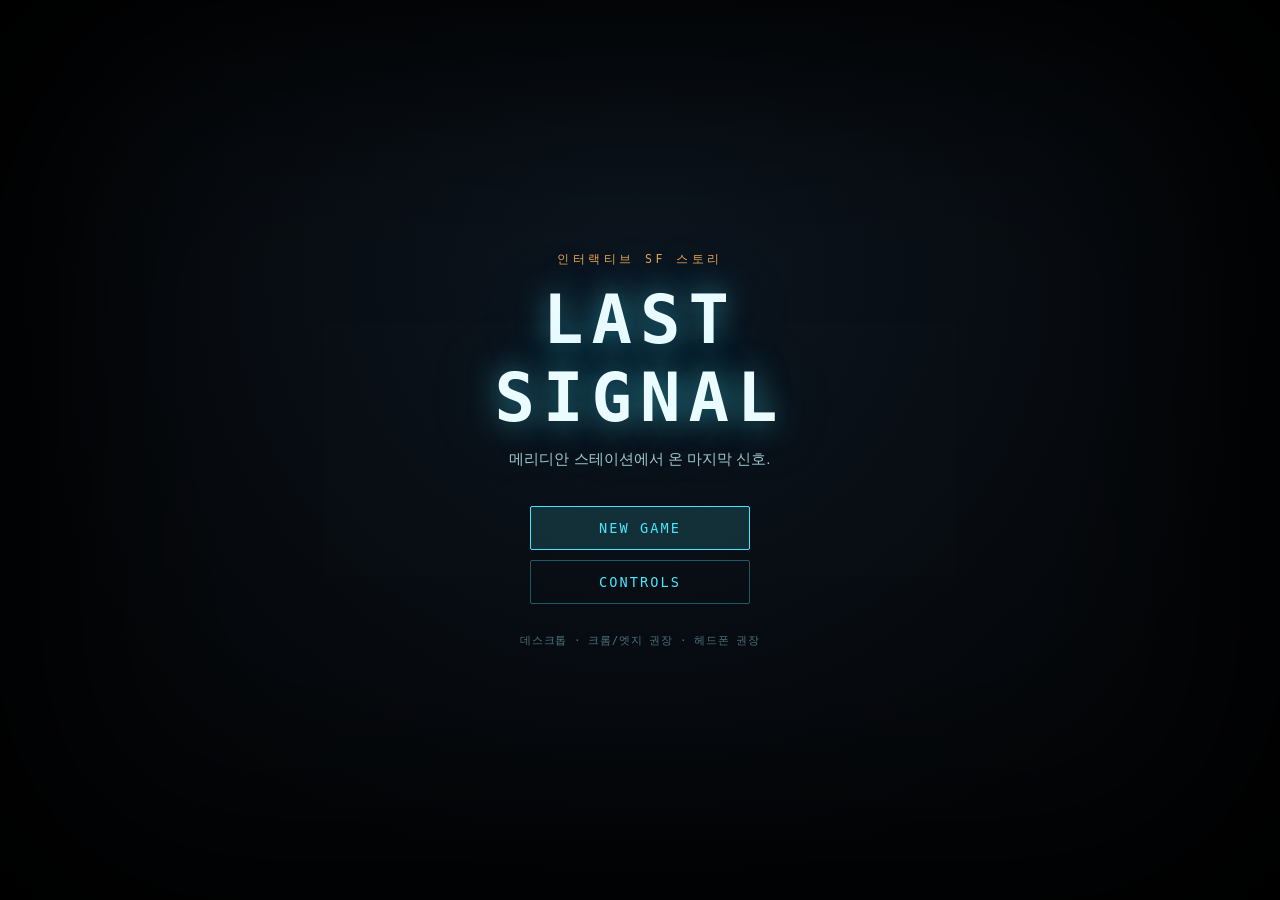
<file: index.html>
<!DOCTYPE html>
<html lang="ko">
<head>
<meta charset="UTF-8"/>
<meta name="viewport" content="width=device-width,initial-scale=1.0,viewport-fit=cover"/>
<title>LAST SIGNAL — Meridian Station</title>
<link rel="manifest" href="manifest.json"/>
<meta name="theme-color" content="#0a0e14"/>
<meta name="description" content="A sci-fi interactive story you explore in 3D, in your browser."/>
<meta name="apple-mobile-web-app-capable" content="yes"/>
<link rel="icon" href="data:image/svg+xml,<svg xmlns='http://www.w3.org/2000/svg' viewBox='0 0 100 100'><rect width='100' height='100' fill='%230a0e14'/><circle cx='50' cy='50' r='30' fill='none' stroke='%2347e6ff' stroke-width='4'/><circle cx='50' cy='50' r='6' fill='%2347e6ff'/></svg>"/>
<link rel="stylesheet" href="css/game.css"/>
</head>
<body>

<canvas id="scene"></canvas>

<!-- ───────────────────────── LOADING ───────────────────────── -->
<div id="loading" class="overlay">
  <div class="boot">
    <div class="boot-logo">MERIDIAN <span>OS</span></div>
    <div class="boot-bar"><div id="boot-fill" class="boot-fill"></div></div>
    <div id="boot-line" class="boot-line">initializing systems…</div>
  </div>
</div>

<!-- ───────────────────────── TITLE ───────────────────────── -->
<div id="title" class="overlay hidden">
  <div class="title-vignette"></div>
  <div class="title-content">
    <div class="title-eyebrow">인터랙티브 SF 스토리</div>
    <h1 class="title-logo">LAST SIGNAL</h1>
    <p class="title-sub">메리디안 스테이션에서 온 마지막 신호.</p>
    <div class="title-menu">
      <button id="btn-continue" class="menu-btn primary hidden">CONTINUE</button>
      <button id="btn-start" class="menu-btn primary">NEW GAME</button>
      <button id="btn-howto" class="menu-btn">CONTROLS</button>
    </div>
    <div id="howto" class="howto hidden">
      <div class="howto-row"><span>W A S D</span>이동</div>
      <div class="howto-row"><span>마우스</span>시점 조작</div>
      <div class="howto-row"><span>SHIFT</span>달리기</div>
      <div class="howto-row"><span>SPACE</span>점프</div>
      <div class="howto-row"><span>CTRL</span>웅크리기</div>
      <div class="howto-row"><span>E</span>상호작용 / 대화</div>
      <div class="howto-row"><span>J</span>수사 기록(증거/목표)</div>
      <div class="howto-row"><span>1 2 3…</span>대화 선택지</div>
      <div class="howto-row"><span>ESC</span>일시정지</div>
    </div>
    <div class="title-footer">데스크톱 · 크롬/엣지 권장 · 헤드폰 권장</div>
  </div>
</div>

<!-- ───────────────────────── HUD (in-game) ───────────────────────── -->
<div id="hud" class="hidden">
  <div id="crosshair"><span></span></div>
  <div id="interact-prompt" class="interact-prompt hidden"><kbd>E</kbd><span id="interact-label">살펴보기</span></div>
  <div id="objective" class="objective"><div class="objective-label">OBJECTIVE</div><div id="objective-text">신호가 발생한 구역을 찾아라</div></div>
  <div id="vitals" class="vitals">
    <div class="vital-name" id="player-tag">K-42</div>
    <div class="vital-bar"><div id="vital-fill" class="vital-fill"></div></div>
  </div>
  <div id="fade" class="fade"></div>
  <div id="subtitle-log" class="subtitle-log"></div>
  <button id="btn-journal" class="journal-btn">📁 <span>수사 기록</span></button>
  <div id="chapter-title" class="chapter-title hidden"><div class="ct-num"></div><div class="ct-name"></div></div>
</div>

<!-- ───────────────────────── JOURNAL ───────────────────────── -->
<div id="journal" class="overlay hidden">
  <div class="journal-panel">
    <div class="journal-head">
      <div class="pause-title">수사 기록</div>
      <button id="btn-journal-close" class="jr-close">✕</button>
    </div>
    <div class="jr-section">현재 목표</div>
    <div id="jr-objective" class="jr-objective">-</div>
    <div class="jr-section">확보한 증거 <span id="jr-ev-count"></span></div>
    <div id="jr-evidence" class="jr-list"></div>
    <div class="jr-section">소지품</div>
    <div id="jr-items" class="jr-list"></div>
  </div>
</div>

<!-- ───────────────────────── KEYPAD ───────────────────────── -->
<div id="keypad" class="overlay hidden">
  <div class="keypad-panel">
    <div class="pause-title">보안 코드</div>
    <div id="kp-display" class="kp-display">— — — —</div>
    <div class="kp-grid">
      <button class="kp-key" data-k="1">1</button><button class="kp-key" data-k="2">2</button><button class="kp-key" data-k="3">3</button>
      <button class="kp-key" data-k="4">4</button><button class="kp-key" data-k="5">5</button><button class="kp-key" data-k="6">6</button>
      <button class="kp-key" data-k="7">7</button><button class="kp-key" data-k="8">8</button><button class="kp-key" data-k="9">9</button>
      <button class="kp-key" data-k="C">C</button><button class="kp-key" data-k="0">0</button><button class="kp-key" data-k="X">✕</button>
    </div>
    <div id="kp-hint" class="kp-hint">단서는 기록 속에 있다.</div>
  </div>
</div>

<!-- ───────────────────────── DIALOGUE ───────────────────────── -->
<div id="dialogue" class="dialogue hidden">
  <div class="dlg-box">
    <div id="dlg-speaker" class="dlg-speaker">???</div>
    <div id="dlg-text" class="dlg-text"></div>
    <div id="dlg-choices" class="dlg-choices"></div>
    <div id="dlg-continue" class="dlg-continue hidden">계속하려면 클릭하거나 <kbd>E</kbd></div>
  </div>
</div>

<!-- ───────────────────────── PAUSE ───────────────────────── -->
<div id="pause" class="overlay hidden">
  <div class="pause-panel">
    <div class="pause-title">일시정지</div>
    <div class="pause-row">
      <label for="sens">마우스 감도</label>
      <input type="range" id="sens" min="0.2" max="2.5" step="0.1" value="1"/>
    </div>
    <div class="pause-row">
      <label for="vol">음량</label>
      <input type="range" id="vol" min="0" max="1" step="0.05" value="0.6"/>
    </div>
    <button id="btn-resume" class="menu-btn primary">계속하기</button>
    <button id="btn-quit" class="menu-btn">타이틀로</button>
  </div>
</div>

<!-- ───────────────────────── ENDING ───────────────────────── -->
<div id="ending" class="overlay hidden">
  <div class="title-vignette"></div>
  <div class="title-content">
    <div class="title-eyebrow" id="end-eyebrow">END</div>
    <h1 class="title-logo" id="end-title" style="font-size:2.6rem;">-</h1>
    <p class="title-sub" id="end-desc">-</p>
    <div class="title-menu">
      <button id="btn-restart" class="menu-btn primary">다시 플레이</button>
    </div>
  </div>
</div>

<div id="unsupported" class="overlay hidden">
  <div class="title-content">
    <h1 class="title-logo" style="font-size:1.8rem;">WebGL 미지원</h1>
    <p class="title-sub">이 브라우저 또는 기기에서는 3D 렌더링을 사용할 수 없습니다. 최신 데스크톱 Chrome, Edge, Firefox에서 열어주세요.</p>
  </div>
</div>

<script type="importmap">
{
  "imports": {
    "three": "./js/vendor/three/three.module.js",
    "three/addons/": "./js/vendor/three/addons/"
  }
}
</script>
<script type="module" src="js/game/main.js"></script>
</body>
</html>
</file>
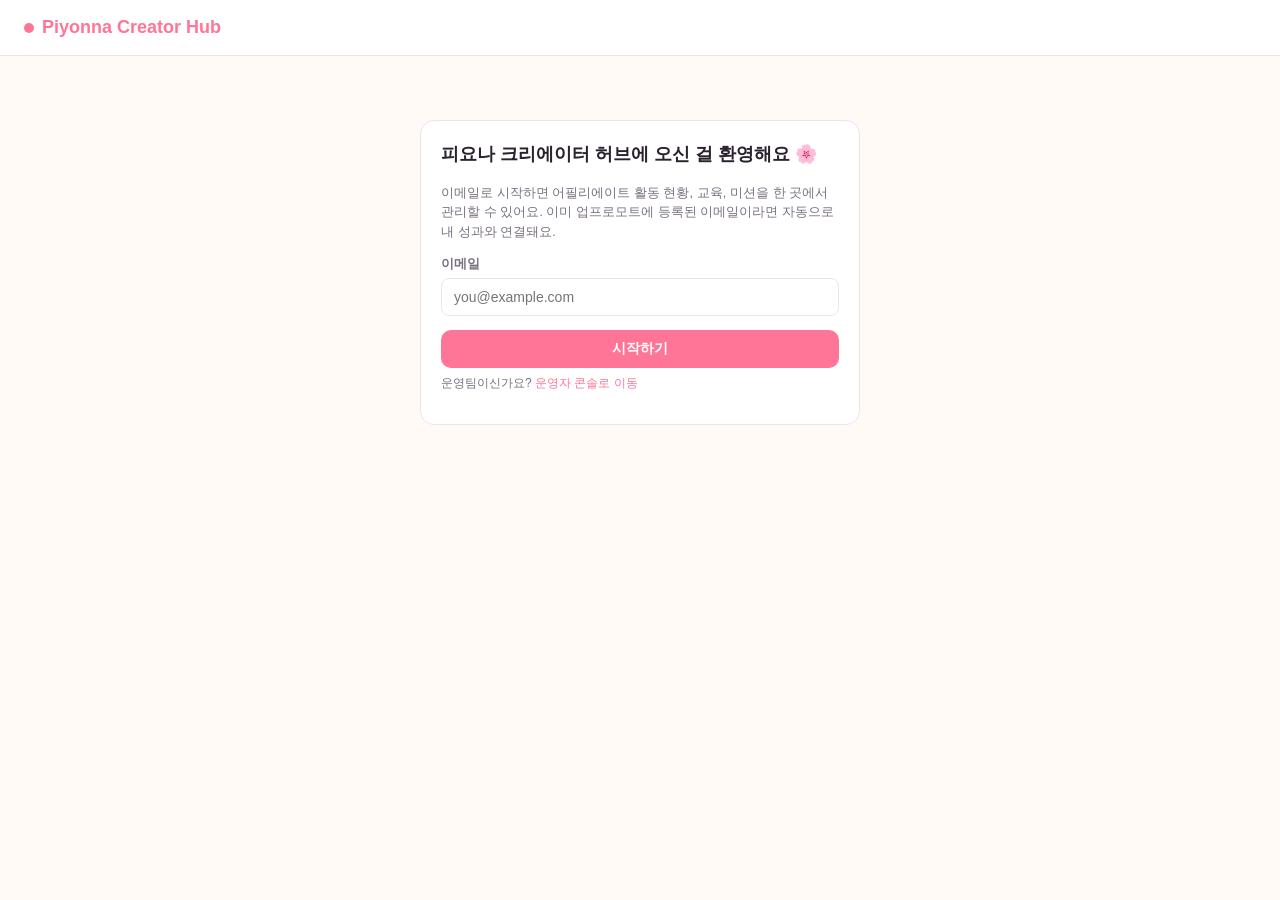
<file: creator-hub/index.html>
<!doctype html>
<html lang="ko">
<head>
<meta charset="utf-8" />
<meta name="viewport" content="width=device-width, initial-scale=1" />
<title>Piyonna Creator Hub</title>
<link rel="icon" href="data:image/svg+xml,<svg xmlns=%22http://www.w3.org/2000/svg%22 viewBox=%220 0 32 32%22><text y=%2224%22 font-size=%2224%22>🌸</text></svg>" />
<link rel="stylesheet" href="css/style.css" />
</head>
<body>

<header class="topbar">
  <div class="brand"><span class="logo-dot"></span> Piyonna Creator Hub</div>
  <div id="userBox" style="display:none; align-items:center; gap:10px;">
    <span class="muted" id="userLabel"></span>
    <button class="btn ghost small" id="logoutBtn">로그아웃</button>
  </div>
</header>

<nav class="tabs" id="tabs" style="display:none;">
  <button data-tab="home" class="active">홈</button>
  <button data-tab="academy">아카데미</button>
  <button data-tab="missions">미션</button>
  <button data-tab="dashboard">대시보드</button>
  <button data-tab="resources">리소스</button>
  <button data-tab="leaderboard">리더보드</button>
</nav>

<main>

  <!-- LOGIN VIEW -->
  <section id="view-login">
    <div class="card" style="max-width:440px; margin: 40px auto;">
      <h2>피요나 크리에이터 허브에 오신 걸 환영해요 🌸</h2>
      <p class="muted">이메일로 시작하면 어필리에이트 활동 현황, 교육, 미션을 한 곳에서 관리할 수 있어요. 이미 업프로모트에 등록된 이메일이라면 자동으로 내 성과와 연결돼요.</p>
      <form id="loginForm">
        <div class="field">
          <label>이메일</label>
          <input type="email" id="loginEmail" placeholder="you@example.com" required />
        </div>
        <div class="field" id="newFieldsBlock" style="display:none;">
          <label>이름</label>
          <input type="text" id="loginName" placeholder="Jane Doe" />
        </div>
        <div class="field" id="newFieldsBlock2" style="display:none;">
          <label>국가</label>
          <input type="text" id="loginCountry" placeholder="Germany" />
        </div>
        <button class="btn" type="submit" style="width:100%;">시작하기</button>
      </form>
      <p class="hint">운영팀이신가요? <a href="admin.html">운영자 콘솔로 이동</a></p>
    </div>
  </section>

  <!-- HOME -->
  <section id="view-home" class="tabview" style="display:none;">
    <div class="card">
      <h2 id="homeGreeting">안녕하세요 👋</h2>
      <div id="tierRow"></div>
    </div>
    <div class="card">
      <h3>온보딩 체크리스트</h3>
      <div id="onboardingChecklist"></div>
    </div>
    <div class="card">
      <h3>다음에 할 일 추천</h3>
      <div id="nextActions" class="muted"></div>
    </div>
  </section>

  <!-- ACADEMY -->
  <section id="view-academy" class="tabview" style="display:none;">
    <div class="card">
      <h2>크리에이터 아카데미</h2>
      <p class="muted">5개 모듈을 모두 들으면 성과 기반 티어 승급 대상이 됩니다.</p>
      <div class="progress-bar"><div id="academyProgressBar" style="width:0%"></div></div>
      <p class="hint" id="academyProgressLabel"></p>
    </div>
    <div id="academyList"></div>
  </section>

  <!-- MISSIONS -->
  <section id="view-missions" class="tabview" style="display:none;">
    <div class="card">
      <h2>미션</h2>
      <p class="muted">미션을 완료하면 리워드와 함께 티어 승급 기회가 생겨요.</p>
    </div>
    <div id="missionList"></div>
  </section>

  <!-- DASHBOARD -->
  <section id="view-dashboard" class="tabview" style="display:none;">
    <div class="card">
      <h2>내 성과</h2>
      <div class="grid cols-4" id="dashboardKpis"></div>
    </div>
    <div class="card">
      <h3>클릭 · 주문 비교</h3>
      <canvas class="spark" id="perfChart" width="600" height="80"></canvas>
      <p class="hint" id="perfHint"></p>
    </div>
  </section>

  <!-- RESOURCES -->
  <section id="view-resources" class="tabview" style="display:none;">
    <div class="card">
      <h2>내 링크 & 코드</h2>
      <div class="field">
        <label>내 할인코드 (없다면 직접 입력 후 저장)</label>
        <input type="text" id="couponInput" placeholder="예: JANE10" />
      </div>
      <button class="btn secondary small" id="saveCouponBtn">코드 저장</button>
      <div class="field" style="margin-top:16px;">
        <label>상품/스토어 URL</label>
        <input type="url" id="baseUrlInput" placeholder="https://piyonna.com/products/glow-serum" value="https://piyonna.com" />
      </div>
      <button class="btn" id="generateLinkBtn">트래킹 링크 생성</button>
      <div class="field" style="margin-top:16px;" id="generatedLinkBlock" style="display:none;">
        <label>생성된 링크</label>
        <input type="text" id="generatedLink" readonly />
        <button class="btn ghost small" id="copyLinkBtn" style="margin-top:8px;">복사하기</button>
      </div>
    </div>
    <div class="card">
      <h3>국가별 광고 표시 문구 예시</h3>
      <ul>
        <li><strong>영어권</strong>: "Affiliate link — I may earn a commission at no extra cost to you. #ad"</li>
        <li><strong>독일어권</strong>: "Werbung / Affiliate-Link — ich erhalte ggf. eine Provision. #Werbung"</li>
        <li><strong>프랑스어권</strong>: "Lien affilié — je peux percevoir une commission. #publicité"</li>
      </ul>
    </div>
  </section>

  <!-- LEADERBOARD -->
  <section id="view-leaderboard" class="tabview" style="display:none;">
    <div class="card">
      <h2>이달의 리더보드</h2>
      <p class="muted">매출 기준 상위 크리에이터입니다. (이메일은 비공개 처리돼요)</p>
      <div id="leaderboardList"></div>
    </div>
  </section>

</main>

<div class="toast" id="toast"></div>

<script src="js/data.js"></script>
<script src="js/creator.js"></script>
</body>
</html>
</file>
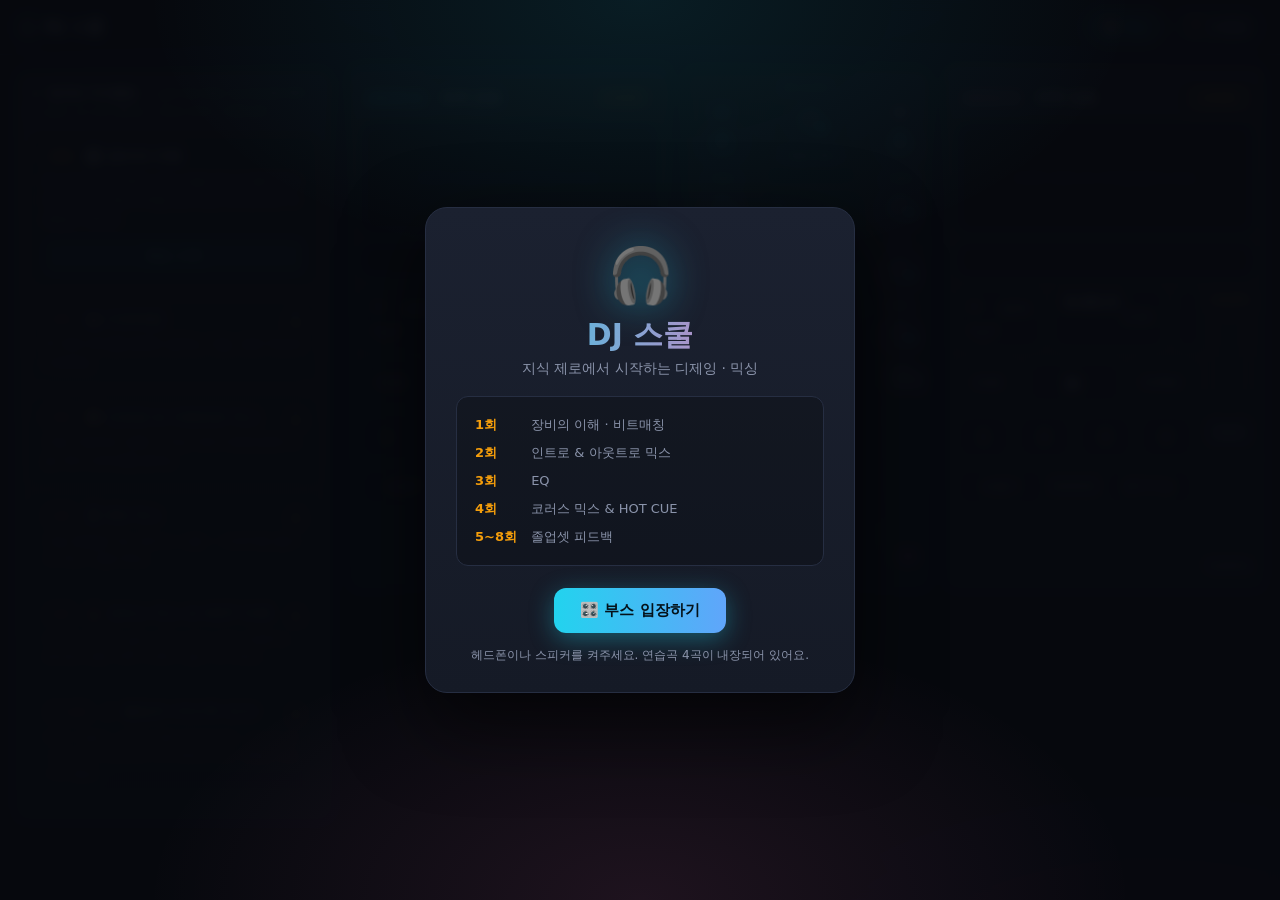
<file: djmix/index.html>
<!DOCTYPE html>
<html lang="ko">
<head>
  <meta charset="UTF-8"/>
  <meta name="viewport" content="width=device-width,initial-scale=1.0,viewport-fit=cover"/>
  <title>DJ 스쿨 — 초보자 디제잉 스튜디오</title>
  <meta name="description" content="지식이 없어도 시작하는 DJ 믹싱. 정규반 커리큘럼(비트매칭→인트로&아웃트로→EQ→코러스 믹스&HOT CUE→졸업셋)을 그대로 따라 배우는 무료 웹 DJ 앱"/>
  <meta name="theme-color" content="#0b0e14"/>
  <link rel="manifest" href="manifest.json"/>
  <link rel="icon" href="data:image/svg+xml,%3Csvg xmlns='http://www.w3.org/2000/svg' viewBox='0 0 100 100'%3E%3Ctext y='.9em' font-size='90'%3E🎧%3C/text%3E%3C/svg%3E"/>
  <link rel="stylesheet" href="styles.css"/>
</head>
<body>

  <!-- ═══ 시작 오버레이 (오디오 활성화 제스처) ═══ -->
  <div id="startOverlay">
    <div class="start-card">
      <div class="start-logo">🎧</div>
      <h1>DJ 스쿨</h1>
      <p class="start-sub">지식 제로에서 시작하는 디제잉 · 믹싱</p>
      <ul class="start-course">
        <li><b>1회</b> 장비의 이해 · 비트매칭</li>
        <li><b>2회</b> 인트로 &amp; 아웃트로 믹스</li>
        <li><b>3회</b> EQ</li>
        <li><b>4회</b> 코러스 믹스 &amp; HOT CUE</li>
        <li><b>5~8회</b> 졸업셋 피드백</li>
      </ul>
      <button id="startBtn" class="btn-primary">🎛️ 부스 입장하기</button>
      <p class="start-hint">헤드폰이나 스피커를 켜주세요. 연습곡 4곡이 내장되어 있어요.</p>
    </div>
  </div>

  <!-- ═══ 헤더 ═══ -->
  <header id="topbar">
    <div class="brand"><span class="brand-icon">🎧</span> DJ 스쿨</div>
    <div class="topbar-actions">
      <button id="lessonToggleBtn" class="chip-btn active">📚 레슨</button>
      <button id="helpBtn" class="chip-btn">❓ 도움말</button>
    </div>
  </header>

  <main id="layout">
    <!-- ═══ 레슨 패널 ═══ -->
    <aside id="lessonPanel">
      <div id="lessonList"></div>
      <div id="lessonActive" class="hidden">
        <div class="la-head">
          <span id="laBadge" class="la-badge"></span>
          <button id="laExit" class="mini-btn" title="레슨 종료">✕</button>
        </div>
        <h3 id="laTitle"></h3>
        <div class="la-progress"><div id="laProgressFill"></div></div>
        <div class="la-step-card">
          <div id="laStepText" class="la-step-text"></div>
          <div id="laStepDetail" class="la-step-detail"></div>
          <div id="laLive" class="la-live hidden"></div>
          <div id="laHold" class="la-hold hidden"><div id="laHoldFill"></div></div>
          <button id="laNext" class="btn-primary la-next hidden">다음 →</button>
        </div>
      </div>
      <div id="gradPanel" class="hidden">
        <div class="la-head">
          <span class="la-badge">5~8회 · 졸업셋</span>
          <button id="gradExit" class="mini-btn" title="종료">✕</button>
        </div>
        <h3>🎓 졸업셋</h3>
        <p class="grad-desc">배운 기술을 총동원해 나만의 셋을 플레이하세요. 제가 옆에서 실시간으로 지켜보다가, 끝나면 항목별 점수와 피드백을 드릴게요. <b>80점 이상 = 졸업!</b></p>
        <ul class="grad-rules">
          <li>🎵 트랙 3곡 이상 사용</li>
          <li>🔀 크로스페이더 전환 2회 이상</li>
          <li>⏱️ 최소 2분 이상 플레이</li>
        </ul>
        <div id="gradStatus" class="hidden">
          <div class="grad-timer" id="gradTimer">0:00</div>
          <div class="grad-live" id="gradLive">모니터링 중...</div>
        </div>
        <button id="gradStart" class="btn-primary">▶ 셋 시작</button>
        <button id="gradStop" class="btn-danger hidden">■ 셋 종료 &amp; 피드백 받기</button>
      </div>
    </aside>

    <!-- ═══ DJ 부스 ═══ -->
    <section id="booth">
      <!-- 덱 A -->
      <div class="deck" id="deckA" data-deck="A">
        <div class="deck-head">
          <span class="deck-tag tag-a">DECK A</span>
          <div class="deck-trackinfo">
            <span class="track-title">트랙 없음</span>
            <span class="track-sub"></span>
          </div>
          <button class="load-btn" title="라이브러리에서 트랙 불러오기">LOAD</button>
        </div>
        <div class="wave-wrap">
          <canvas class="wave-zoom"></canvas>
          <div class="wave-section-label"></div>
          <div class="wave-loading hidden"><div class="spinner"></div><span>트랙 준비 중...</span></div>
        </div>
        <div class="wave-over-wrap"><canvas class="wave-over"></canvas></div>
        <div class="deck-body">
          <div class="deck-main">
            <div class="deck-readout">
              <div class="bpm-box"><span class="bpm-val">--.-</span><span class="bpm-label">BPM</span></div>
              <div class="time-box"><span class="time-cur">0:00.0</span><span class="time-total">/ 0:00</span></div>
              <div class="key-box"></div>
            </div>
            <div class="transport">
              <button class="cue-btn" title="정지 중: 현재 위치를 큐로 저장 · 재생 중: 큐로 돌아가 정지">CUE</button>
              <button class="play-btn" title="재생 / 일시정지">▶</button>
              <button class="sync-btn" title="다른 덱에 BPM과 비트를 자동으로 맞춤">SYNC</button>
            </div>
            <div class="hotcue-row">
              <button class="hotcue-pad" data-cue="0" title="HOT CUE 1 — 클릭: 저장/점프 · 길게: 삭제">1</button>
              <button class="hotcue-pad" data-cue="1" title="HOT CUE 2">2</button>
              <button class="hotcue-pad" data-cue="2" title="HOT CUE 3">3</button>
              <button class="hotcue-pad" data-cue="3" title="HOT CUE 4">4</button>
            </div>
            <div class="nudge-row">
              <button class="nudge-btn nudge-back" title="누르는 동안 살짝 느리게 (비트가 빠를 때)">◀ 밀기</button>
              <span class="nudge-label">NUDGE</span>
              <button class="nudge-btn nudge-fwd" title="누르는 동안 살짝 빠르게 (비트가 늦을 때)">당기기 ▶</button>
            </div>
          </div>
          <div class="tempo-col">
            <span class="tempo-readout">+0.0%</span>
            <div class="vslider tempo-slider" data-min="-8" data-max="8" data-value="0" title="템포 (위: 느리게 / 아래: 빠르게)">
              <div class="vslider-track"><div class="vslider-zero"></div></div>
              <div class="vslider-thumb" tabindex="0" role="slider" aria-label="템포 A"></div>
            </div>
            <span class="tempo-label">TEMPO</span>
          </div>
        </div>
      </div>

      <!-- 믹서 -->
      <div id="mixer">
        <div class="mixer-title">MIXER</div>
        <div class="mixer-channels">
          <div class="mx-ch eq-a" data-deck="A">
            <span class="mx-ch-tag tag-a">A</span>
            <div class="knob-wrap"><div class="knob" data-param="trim" data-deck="A" data-min="-12" data-max="12" data-value="0" title="TRIM — 채널 입력 볼륨"></div><span>TRIM</span></div>
            <div class="eq-knobs">
              <div class="knob-wrap"><div class="knob" data-param="hi" data-deck="A" data-min="-26" data-max="6" data-value="0" title="HI — 고음 (하이햇·심벌)"></div><span>HI</span></div>
              <div class="knob-wrap"><div class="knob" data-param="mid" data-deck="A" data-min="-26" data-max="6" data-value="0" title="MID — 중음 (멜로디·보컬)"></div><span>MID</span></div>
              <div class="knob-wrap"><div class="knob" data-param="low" data-deck="A" data-min="-26" data-max="6" data-value="0" title="LOW — 저음 (킥·베이스)"></div><span>LOW</span></div>
            </div>
            <div class="fader-meter">
              <div class="meter"><div class="meter-fill"></div></div>
              <div class="vslider ch-fader" data-deck="A" data-min="0" data-max="1" data-value="1" title="채널 페이더 — 덱 A 볼륨">
                <div class="vslider-track"></div>
                <div class="vslider-thumb" tabindex="0" role="slider" aria-label="페이더 A"></div>
              </div>
            </div>
          </div>

          <div class="mx-center">
            <div class="knob-wrap"><div class="knob" id="masterKnob" data-min="0" data-max="1" data-value="0.85" title="MASTER — 전체 볼륨"></div><span>MASTER</span></div>
            <div class="master-meter"><div class="meter horiz"><div class="meter-fill" id="masterMeterFill"></div></div></div>
            <div class="beat-monitor" title="두 덱의 비트 위상 — 불빛이 같이 움직이면 비트매칭 성공">
              <div class="beat-row"><span class="beat-tag tag-a">A</span><div class="beat-lights" id="beatLightsA"><i></i><i></i><i></i><i></i></div></div>
              <div class="beat-row"><span class="beat-tag tag-b">B</span><div class="beat-lights" id="beatLightsB"><i></i><i></i><i></i><i></i></div></div>
              <div class="beat-offset" id="beatOffset">--</div>
            </div>
          </div>

          <div class="mx-ch eq-b" data-deck="B">
            <span class="mx-ch-tag tag-b">B</span>
            <div class="knob-wrap"><div class="knob" data-param="trim" data-deck="B" data-min="-12" data-max="12" data-value="0" title="TRIM — 채널 입력 볼륨"></div><span>TRIM</span></div>
            <div class="eq-knobs">
              <div class="knob-wrap"><div class="knob" data-param="hi" data-deck="B" data-min="-26" data-max="6" data-value="0" title="HI — 고음 (하이햇·심벌)"></div><span>HI</span></div>
              <div class="knob-wrap"><div class="knob" data-param="mid" data-deck="B" data-min="-26" data-max="6" data-value="0" title="MID — 중음 (멜로디·보컬)"></div><span>MID</span></div>
              <div class="knob-wrap"><div class="knob" data-param="low" data-deck="B" data-min="-26" data-max="6" data-value="0" title="LOW — 저음 (킥·베이스)"></div><span>LOW</span></div>
            </div>
            <div class="fader-meter">
              <div class="meter"><div class="meter-fill"></div></div>
              <div class="vslider ch-fader" data-deck="B" data-min="0" data-max="1" data-value="1" title="채널 페이더 — 덱 B 볼륨">
                <div class="vslider-track"></div>
                <div class="vslider-thumb" tabindex="0" role="slider" aria-label="페이더 B"></div>
              </div>
            </div>
          </div>
        </div>
        <div class="xf-wrap" title="크로스페이더 — 왼쪽: 덱 A / 오른쪽: 덱 B">
          <span class="xf-tag tag-a">A</span>
          <div class="hslider" id="crossfader" data-min="0" data-max="1" data-value="0.5">
            <div class="hslider-track"><div class="hslider-center"></div></div>
            <div class="hslider-thumb" tabindex="0" role="slider" aria-label="크로스페이더"></div>
          </div>
          <span class="xf-tag tag-b">B</span>
        </div>
      </div>

      <!-- 덱 B -->
      <div class="deck" id="deckB" data-deck="B">
        <div class="deck-head">
          <span class="deck-tag tag-b">DECK B</span>
          <div class="deck-trackinfo">
            <span class="track-title">트랙 없음</span>
            <span class="track-sub"></span>
          </div>
          <button class="load-btn" title="라이브러리에서 트랙 불러오기">LOAD</button>
        </div>
        <div class="wave-wrap">
          <canvas class="wave-zoom"></canvas>
          <div class="wave-section-label"></div>
          <div class="wave-loading hidden"><div class="spinner"></div><span>트랙 준비 중...</span></div>
        </div>
        <div class="wave-over-wrap"><canvas class="wave-over"></canvas></div>
        <div class="deck-body">
          <div class="deck-main">
            <div class="deck-readout">
              <div class="bpm-box"><span class="bpm-val">--.-</span><span class="bpm-label">BPM</span></div>
              <div class="time-box"><span class="time-cur">0:00.0</span><span class="time-total">/ 0:00</span></div>
              <div class="key-box"></div>
            </div>
            <div class="transport">
              <button class="cue-btn" title="정지 중: 현재 위치를 큐로 저장 · 재생 중: 큐로 돌아가 정지">CUE</button>
              <button class="play-btn" title="재생 / 일시정지">▶</button>
              <button class="sync-btn" title="다른 덱에 BPM과 비트를 자동으로 맞춤">SYNC</button>
            </div>
            <div class="hotcue-row">
              <button class="hotcue-pad" data-cue="0" title="HOT CUE 1 — 클릭: 저장/점프 · 길게: 삭제">1</button>
              <button class="hotcue-pad" data-cue="1" title="HOT CUE 2">2</button>
              <button class="hotcue-pad" data-cue="2" title="HOT CUE 3">3</button>
              <button class="hotcue-pad" data-cue="3" title="HOT CUE 4">4</button>
            </div>
            <div class="nudge-row">
              <button class="nudge-btn nudge-back" title="누르는 동안 살짝 느리게 (비트가 빠를 때)">◀ 밀기</button>
              <span class="nudge-label">NUDGE</span>
              <button class="nudge-btn nudge-fwd" title="누르는 동안 살짝 빠르게 (비트가 늦을 때)">당기기 ▶</button>
            </div>
          </div>
          <div class="tempo-col">
            <span class="tempo-readout">+0.0%</span>
            <div class="vslider tempo-slider" data-min="-8" data-max="8" data-value="0" title="템포 (위: 느리게 / 아래: 빠르게)">
              <div class="vslider-track"><div class="vslider-zero"></div></div>
              <div class="vslider-thumb" tabindex="0" role="slider" aria-label="템포 B"></div>
            </div>
            <span class="tempo-label">TEMPO</span>
          </div>
        </div>
      </div>
    </section>
  </main>

  <!-- ═══ 라이브러리 모달 ═══ -->
  <div id="libraryModal" class="modal hidden">
    <div class="modal-card">
      <div class="modal-head">
        <h2>🎵 라이브러리</h2>
        <button class="mini-btn modal-close">✕</button>
      </div>
      <p class="modal-sub">연습용 내장 트랙이에요. BPM·키·구간이 미리 분석되어 있어요 (레코드박스가 하는 일!)</p>
      <div id="libraryList"></div>
    </div>
  </div>

  <!-- ═══ 도움말 모달 ═══ -->
  <div id="helpModal" class="modal hidden">
    <div class="modal-card">
      <div class="modal-head">
        <h2>❓ 도움말</h2>
        <button class="mini-btn modal-close">✕</button>
      </div>
      <div class="help-body">
        <h4>🗺️ 어떻게 배우나요?</h4>
        <p>왼쪽 <b>레슨 패널</b>에서 1회차부터 차례로 진행하세요. 실제 DJ 학원 정규반 커리큘럼과 같은 순서예요. 각 단계는 직접 조작해야 통과돼요.</p>
        <h4>⌨️ 키보드 단축키</h4>
        <table class="help-keys">
          <tr><td><kbd>Q</kbd></td><td>덱 A 재생/정지</td><td><kbd>P</kbd></td><td>덱 B 재생/정지</td></tr>
          <tr><td><kbd>A</kbd></td><td>덱 A CUE</td><td><kbd>L</kbd></td><td>덱 B CUE</td></tr>
          <tr><td><kbd>1</kbd>~<kbd>4</kbd></td><td>덱 A HOT CUE</td><td><kbd>7</kbd>~<kbd>0</kbd></td><td>덱 B HOT CUE</td></tr>
          <tr><td><kbd>Z</kbd>/<kbd>X</kbd></td><td>크로스페이더 이동</td><td><kbd>S</kbd>/<kbd>K</kbd></td><td>덱 A/B SYNC</td></tr>
        </table>
        <h4>🎛️ 조작 팁</h4>
        <p>· 노브는 <b>위아래 드래그</b>, <b>더블클릭</b>하면 초기화<br/>· 파형 클릭/드래그로 곡 내 이동<br/>· HOT CUE 패드를 <b>길게 누르면</b> 삭제<br/>· 진행 상황은 자동 저장돼요</p>
      </div>
    </div>
  </div>

  <!-- ═══ 졸업 리포트 모달 ═══ -->
  <div id="reportModal" class="modal hidden">
    <div class="modal-card">
      <div class="modal-head">
        <h2 id="reportTitle">🎓 졸업셋 피드백</h2>
        <button class="mini-btn modal-close">✕</button>
      </div>
      <div id="reportBody"></div>
    </div>
  </div>

  <div id="toast"></div>
  <div id="spotlight" class="hidden"></div>

  <script src="synth.js"></script>
  <script src="engine.js"></script>
  <script src="lessons.js"></script>
  <script src="app.js"></script>
</body>
</html>
</file>
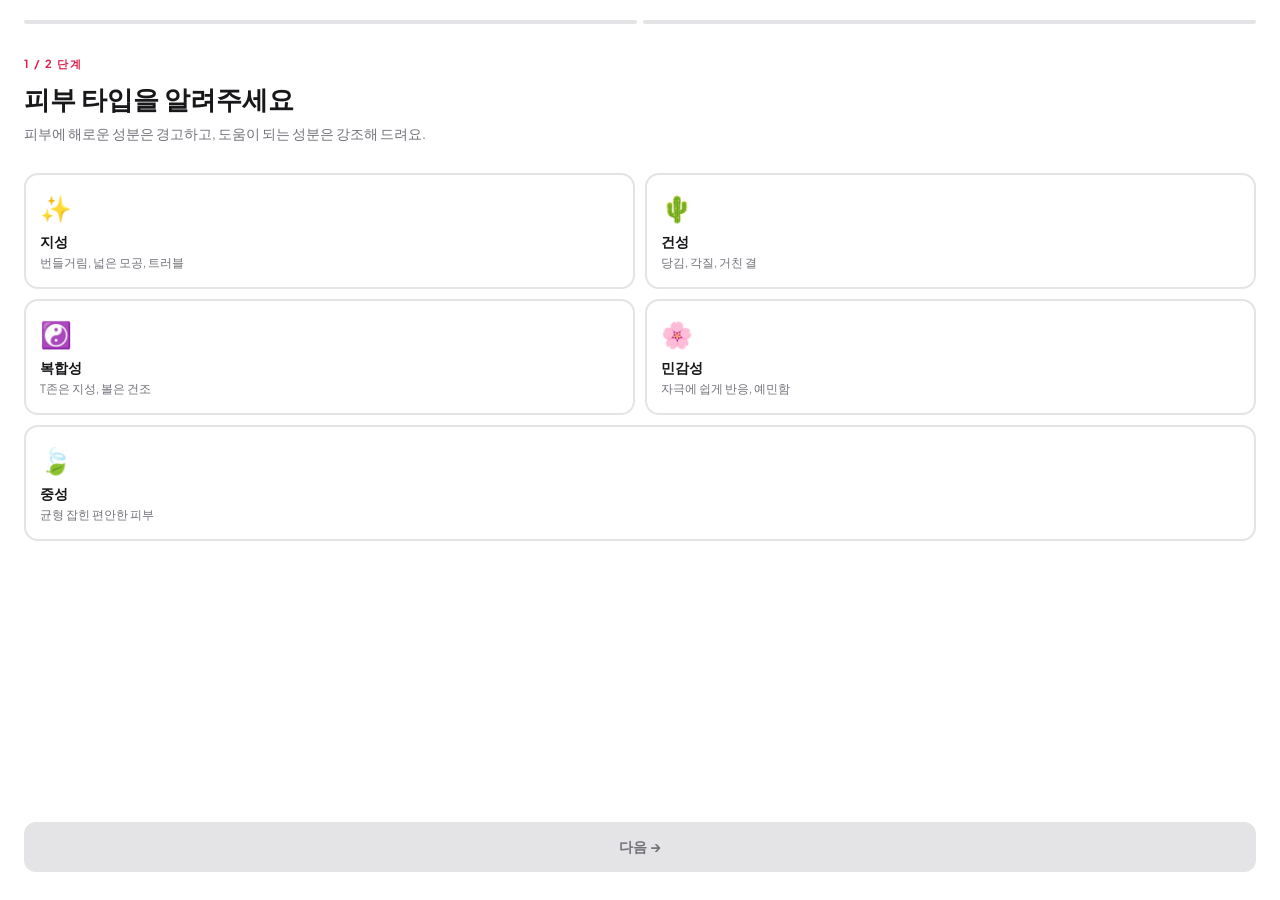
<file: skinly/index.html>
<!DOCTYPE html>
<html lang="ko">
<head>
  <meta charset="UTF-8"/>
  <meta name="viewport" content="width=device-width,initial-scale=1.0"/>
  <title>Skinly — 화장품 성분 분석</title>
  <link rel="manifest" href="manifest.json"/>
  <link rel="icon" href="data:image/svg+xml,<svg xmlns='http://www.w3.org/2000/svg' viewBox='0 0 192 192'><rect width='192' height='192' fill='%23E11D48' rx='40'/><circle cx='96' cy='80' r='34' fill='white' opacity='0.95'/><ellipse cx='96' cy='140' rx='50' ry='28' fill='white' opacity='0.95'/></svg>"/>
  <meta name="theme-color" content="#E11D48"/>
  <meta name="description" content="화해 스타일의 개인 맞춤 화장품 성분 분석 앱."/>
  <meta name="apple-mobile-web-app-capable" content="yes"/>
  <link rel="preconnect" href="https://fonts.googleapis.com"/>
  <link href="https://fonts.googleapis.com/css2?family=Plus+Jakarta+Sans:wght@400;500;600;700;800&display=swap" rel="stylesheet"/>
  <style>
    :root {
      --bg:#F7F7F5; --white:#fff; --black:#18181B;
      --primary:#E11D48; --primary-dark:#BE123C; --primary-light:#FFF1F2;
      --success:#059669; --success-bg:#ECFDF5;
      --warning:#B45309; --warning-bg:#FFFBEB;
      --danger:#DC2626; --danger-bg:#FEF2F2;
      --info:#0369A1; --info-bg:#E0F2FE;
      --gray:#71717A; --gray-light:#F4F4F5; --border:#E4E4E7;
      --font:'Plus Jakarta Sans',-apple-system,BlinkMacSystemFont,sans-serif;
    }
    *,*::before,*::after{box-sizing:border-box;margin:0;padding:0;}
    body{font-family:var(--font);background:var(--bg);color:var(--black);min-height:100dvh;-webkit-font-smoothing:antialiased;}
    .view{display:none;flex-direction:column;min-height:100dvh;}
    .view.active{display:flex;animation:fadeUp .2s ease;}
    @keyframes fadeUp{from{opacity:0;transform:translateY(6px)}to{opacity:1;transform:translateY(0)}}

    /* ── ONBOARDING ── */
    #view-onboard{background:var(--white);}
    .ob-progress{display:flex;gap:6px;padding:20px 24px 0;}
    .ob-bar{height:4px;flex:1;border-radius:2px;background:var(--border);transition:background .3s;}
    .ob-bar.done{background:var(--primary);}
    .ob-content{flex:1;display:flex;flex-direction:column;padding:32px 24px 28px;}
    .ob-tag{font-size:.7rem;font-weight:700;letter-spacing:.14em;text-transform:uppercase;color:var(--primary);margin-bottom:10px;}
    .ob-title{font-size:1.65rem;font-weight:800;line-height:1.25;margin-bottom:8px;}
    .ob-sub{font-size:.88rem;color:var(--gray);line-height:1.55;margin-bottom:28px;}
    .skin-grid{display:grid;grid-template-columns:1fr 1fr;gap:10px;margin-bottom:auto;}
    .skin-card{border:2px solid var(--border);border-radius:14px;padding:16px 14px;cursor:pointer;transition:all .15s;background:var(--white);text-align:left;-webkit-tap-highlight-color:transparent;}
    .skin-card:last-child{grid-column:1/-1;}
    .skin-card.sel{border-color:var(--primary);background:var(--primary-light);}
    .sc-emoji{font-size:1.6rem;margin-bottom:8px;display:block;}
    .sc-name{font-size:.9rem;font-weight:700;margin-bottom:3px;}
    .sc-desc{font-size:.72rem;color:var(--gray);line-height:1.4;}
    .concern-wrap{display:flex;flex-wrap:wrap;gap:8px;margin-bottom:auto;}
    .concern-chip{display:flex;align-items:center;gap:6px;padding:10px 16px;border-radius:100px;border:2px solid var(--border);font-size:.82rem;font-weight:600;cursor:pointer;background:var(--white);transition:all .15s;font-family:var(--font);-webkit-tap-highlight-color:transparent;}
    .concern-chip.sel{border-color:var(--primary);background:var(--primary-light);color:var(--primary);}
    .ob-footer{padding-top:20px;display:flex;flex-direction:column;gap:8px;}

    /* ── BUTTONS ── */
    .btn{display:flex;align-items:center;justify-content:center;gap:8px;width:100%;padding:15px;border-radius:12px;border:none;font-family:var(--font);font-size:.9rem;font-weight:700;cursor:pointer;transition:all .15s;-webkit-tap-highlight-color:transparent;}
    .btn-primary{background:var(--primary);color:var(--white);}
    .btn-primary:active{background:var(--primary-dark);transform:scale(.99);}
    .btn-primary:disabled{background:var(--border);color:var(--gray);cursor:not-allowed;transform:none;}
    .btn-ghost{background:transparent;color:var(--gray);font-size:.82rem;}
    .icon-btn{width:36px;height:36px;border-radius:50%;background:var(--gray-light);border:none;cursor:pointer;display:flex;align-items:center;justify-content:center;font-size:1.05rem;-webkit-tap-highlight-color:transparent;}

    /* ── HOME ── */
    #view-home{background:var(--white);}
    .home-hd{padding:20px 20px 0;display:flex;align-items:center;justify-content:space-between;}
    .home-logo{font-size:1.3rem;font-weight:800;letter-spacing:-.03em;}
    .home-logo span{color:var(--primary);}
    .home-hero{padding:24px 20px 18px;}
    .home-eyebrow{font-size:.78rem;color:var(--gray);font-weight:500;margin-bottom:4px;}
    .home-headline{font-size:1.45rem;font-weight:800;line-height:1.3;}
    .profile-tag{display:inline-flex;align-items:center;gap:5px;margin-top:10px;padding:5px 12px;border-radius:100px;background:var(--primary-light);color:var(--primary);font-size:.72rem;font-weight:600;}
    .search-area{padding:0 20px;display:flex;gap:10px;align-items:center;}
    .search-wrap{flex:1;position:relative;}
    .search-inp{width:100%;padding:13px 46px 13px 42px;border-radius:13px;border:2px solid var(--border);font-family:var(--font);font-size:.88rem;background:var(--bg);color:var(--black);outline:none;transition:all .2s;}
    .search-inp:focus{border-color:var(--primary);background:var(--white);}
    .search-inp::placeholder{color:#A1A1AA;}
    .search-icon-l{position:absolute;left:13px;top:50%;transform:translateY(-50%);color:var(--gray);pointer-events:none;font-size:1rem;}
    .search-go{position:absolute;right:7px;top:50%;transform:translateY(-50%);width:32px;height:32px;border-radius:9px;background:var(--primary);border:none;color:var(--white);font-size:.9rem;font-weight:700;cursor:pointer;display:flex;align-items:center;justify-content:center;font-family:var(--font);-webkit-tap-highlight-color:transparent;}
    .scan-btn{width:46px;height:46px;border-radius:13px;background:var(--gray-light);border:2px solid var(--border);font-size:1.2rem;cursor:pointer;flex-shrink:0;display:flex;align-items:center;justify-content:center;-webkit-tap-highlight-color:transparent;}

    /* home tabs */
    .home-tabs{display:flex;gap:0;padding:16px 20px 0;border-bottom:1px solid var(--border);margin-top:16px;}
    .h-tab{padding:8px 14px;border:none;background:transparent;font-family:var(--font);font-size:.8rem;font-weight:600;color:var(--gray);cursor:pointer;border-bottom:2.5px solid transparent;margin-bottom:-1px;transition:all .15s;-webkit-tap-highlight-color:transparent;}
    .h-tab.active{color:var(--primary);border-bottom-color:var(--primary);}
    .tab-pane{padding:14px 20px 8px;}
    .tab-empty{font-size:.82rem;color:var(--gray);padding:8px 0;}

    /* history / fav cards */
    .hist-scroll{display:flex;gap:10px;overflow-x:auto;padding-bottom:4px;-webkit-overflow-scrolling:touch;scrollbar-width:none;}
    .hist-scroll::-webkit-scrollbar{display:none;}
    .hist-card{flex-shrink:0;width:96px;cursor:pointer;-webkit-tap-highlight-color:transparent;}
    .hist-img{width:96px;height:96px;border-radius:12px;object-fit:cover;background:var(--gray-light);display:block;margin-bottom:5px;}
    .hist-img-ph{width:96px;height:96px;border-radius:12px;background:var(--gray-light);display:flex;align-items:center;justify-content:center;font-size:2rem;margin-bottom:5px;}
    .hist-name{font-size:.7rem;font-weight:600;line-height:1.3;overflow:hidden;display:-webkit-box;-webkit-line-clamp:2;-webkit-box-orient:vertical;margin-bottom:3px;}

    /* sugg chips */
    .sugg-label{font-size:.72rem;font-weight:700;letter-spacing:.08em;text-transform:uppercase;color:var(--gray);margin-bottom:10px;}
    .sugg-chips{display:flex;flex-wrap:wrap;gap:7px;}
    .sugg-chip{padding:8px 14px;border-radius:100px;background:var(--gray-light);font-size:.78rem;font-weight:600;cursor:pointer;border:none;font-family:var(--font);-webkit-tap-highlight-color:transparent;transition:all .15s;}
    .sugg-chip:active{background:var(--primary-light);color:var(--primary);}

    /* ── NAV BAR ── */
    .nav-bar{background:var(--white);padding:14px 14px 12px;display:flex;align-items:center;gap:8px;border-bottom:1px solid var(--border);position:sticky;top:0;z-index:100;}
    .back-btn{width:36px;height:36px;border-radius:10px;background:var(--gray-light);border:none;cursor:pointer;display:flex;align-items:center;justify-content:center;font-size:1rem;flex-shrink:0;-webkit-tap-highlight-color:transparent;}
    .nav-inp{flex:1;padding:9px 12px;border-radius:10px;border:1.5px solid var(--border);font-family:var(--font);font-size:.88rem;background:var(--bg);outline:none;color:var(--black);}
    .nav-inp:focus{border-color:var(--primary);background:var(--white);}
    .nav-go{width:36px;height:36px;border-radius:10px;background:var(--primary);border:none;color:var(--white);font-size:.9rem;font-weight:700;cursor:pointer;flex-shrink:0;display:flex;align-items:center;justify-content:center;font-family:var(--font);-webkit-tap-highlight-color:transparent;}

    /* ── RESULTS ── */
    #view-results{background:var(--bg);}
    .results-meta{padding:12px 16px 6px;font-size:.78rem;color:var(--gray);font-weight:500;}
    .results-list{padding:4px 14px 28px;display:flex;flex-direction:column;gap:10px;}
    .product-card{background:var(--white);border-radius:14px;padding:14px;display:flex;gap:12px;align-items:center;cursor:pointer;border:1.5px solid transparent;transition:border-color .15s;-webkit-tap-highlight-color:transparent;}
    .product-card:active{border-color:var(--primary);}
    .prod-img{width:64px;height:64px;border-radius:10px;object-fit:cover;background:var(--gray-light);flex-shrink:0;}
    .prod-img-ph{width:64px;height:64px;border-radius:10px;background:var(--gray-light);display:flex;align-items:center;justify-content:center;font-size:1.7rem;flex-shrink:0;}
    .prod-info{flex:1;min-width:0;}
    .prod-brand{font-size:.68rem;font-weight:600;color:var(--gray);text-transform:uppercase;letter-spacing:.06em;margin-bottom:3px;}
    .prod-name{font-size:.88rem;font-weight:700;line-height:1.3;margin-bottom:6px;}
    .prod-chevron{color:var(--border);font-size:1.1rem;flex-shrink:0;}

    /* grade badge */
    .gbadge{display:inline-flex;align-items:center;gap:4px;padding:3px 9px;border-radius:100px;font-size:.7rem;font-weight:700;}
    .g-A{background:var(--success-bg);color:var(--success);}
    .g-B{background:var(--info-bg);color:var(--info);}
    .g-C{background:var(--warning-bg);color:var(--warning);}
    .g-D{background:var(--danger-bg);color:var(--danger);}
    .g-x{background:var(--gray-light);color:var(--gray);}

    /* state boxes */
    .state-box{display:flex;flex-direction:column;align-items:center;justify-content:center;padding:52px 24px;text-align:center;gap:10px;}
    .state-emoji{font-size:2.4rem;}
    .state-title{font-size:1rem;font-weight:700;}
    .state-sub{font-size:.82rem;color:var(--gray);line-height:1.5;}
    .spinner{width:28px;height:28px;border:3px solid var(--border);border-top-color:var(--primary);border-radius:50%;animation:spin .7s linear infinite;}
    @keyframes spin{to{transform:rotate(360deg)}}

    /* ── PRODUCT DETAIL ── */
    #view-product{background:var(--bg);}
    .product-hero{background:var(--white);padding:20px;display:flex;gap:14px;align-items:flex-start;border-bottom:1px solid var(--border);}
    .hero-img{width:80px;height:80px;border-radius:12px;object-fit:cover;background:var(--gray-light);flex-shrink:0;}
    .hero-img-ph{width:80px;height:80px;border-radius:12px;background:var(--gray-light);display:flex;align-items:center;justify-content:center;font-size:2rem;flex-shrink:0;}
    .hero-info{flex:1;}
    .hero-brand{font-size:.7rem;font-weight:600;text-transform:uppercase;letter-spacing:.06em;color:var(--gray);margin-bottom:4px;}
    .hero-name{font-size:1rem;font-weight:800;line-height:1.3;margin-bottom:10px;}
    .section{background:var(--white);margin:10px 0;padding:16px 18px;}
    .sec-title{font-size:.72rem;font-weight:700;text-transform:uppercase;letter-spacing:.09em;color:var(--gray);margin-bottom:12px;display:flex;align-items:center;gap:6px;}
    .sec-count{background:var(--gray-light);color:var(--gray);font-size:.65rem;padding:2px 7px;border-radius:100px;font-weight:600;}
    .score-row{display:flex;justify-content:space-between;font-size:.72rem;color:var(--gray);font-weight:500;margin-bottom:6px;}
    .score-track{height:7px;border-radius:4px;background:var(--border);overflow:hidden;}
    .score-fill{height:100%;border-radius:4px;transition:width .7s ease;}
    .sf-hi{background:var(--success);} .sf-md{background:#F59E0B;} .sf-lo{background:var(--danger);}
    .flag-item{display:flex;align-items:flex-start;gap:10px;padding:10px 0;border-top:1px solid var(--border);}
    .flag-item:first-child{border-top:none;padding-top:0;}
    .flag-ic{width:28px;height:28px;border-radius:8px;display:flex;align-items:center;justify-content:center;font-size:.82rem;flex-shrink:0;}
    .fi-hi{background:var(--danger-bg);} .fi-md{background:var(--warning-bg);} .fi-lo{background:var(--gray-light);}
    .flag-name{font-size:.85rem;font-weight:700;text-transform:capitalize;margin-bottom:2px;}
    .flag-sub{font-size:.7rem;color:var(--gray);}
    .benefit-chips{display:flex;flex-wrap:wrap;gap:6px;}
    .benefit-chip{display:inline-flex;align-items:center;gap:4px;padding:6px 12px;border-radius:100px;background:var(--success-bg);color:var(--success);font-size:.76rem;font-weight:600;}
    .buy-link{display:flex;align-items:center;gap:12px;padding:12px 0;border-top:1px solid var(--border);text-decoration:none;color:var(--black);-webkit-tap-highlight-color:transparent;}
    .buy-link:first-child{border-top:none;padding-top:0;}
    .buy-ic{width:36px;height:36px;border-radius:10px;background:var(--gray-light);display:flex;align-items:center;justify-content:center;font-size:1.1rem;flex-shrink:0;}
    .buy-name{font-size:.88rem;font-weight:700;flex:1;}
    .buy-arrow{color:var(--gray);font-size:.9rem;}
    .ing-toggle{font-size:.8rem;font-weight:600;color:var(--primary);background:none;border:none;padding:0;cursor:pointer;font-family:var(--font);margin-bottom:8px;display:block;}
    .ing-text{font-size:.76rem;color:var(--gray);line-height:1.75;display:none;}
    .ing-text.open{display:block;}
    .empty-note{font-size:.82rem;color:var(--gray);font-style:italic;}

    /* ── SCAN ── */
    #view-scan{background:#000;position:relative;overflow:hidden;min-height:100dvh;}
    #scan-vid{position:absolute;top:0;left:0;width:100%;height:100%;object-fit:cover;}
    .scan-back-btn{position:absolute;top:20px;left:16px;z-index:20;width:38px;height:38px;border-radius:50%;background:rgba(0,0,0,.45);border:1.5px solid rgba(255,255,255,.3);color:#fff;font-size:1rem;cursor:pointer;display:flex;align-items:center;justify-content:center;-webkit-tap-highlight-color:transparent;}
    .scan-overlay{position:absolute;inset:0;z-index:10;display:flex;flex-direction:column;align-items:center;justify-content:center;padding-bottom:200px;pointer-events:none;}
    .scan-finder{width:280px;height:165px;border-radius:14px;position:relative;box-shadow:0 0 0 4000px rgba(0,0,0,.55);overflow:hidden;}
    .scan-corners{position:absolute;inset:0;}
    .scan-corners::before,.scan-corners::after{content:'';position:absolute;width:26px;height:26px;border-color:var(--primary);border-style:solid;}
    .scan-corners::before{top:-2px;left:-2px;border-width:4px 0 0 4px;border-radius:4px 0 0 0;}
    .scan-corners::after{bottom:-2px;right:-2px;border-width:0 4px 4px 0;border-radius:0 0 4px 0;}
    .scan-line{position:absolute;width:90%;left:5%;height:2px;background:linear-gradient(90deg,transparent,var(--primary),transparent);animation:scanLine 2s ease-in-out infinite;}
    @keyframes scanLine{0%,100%{top:10%}50%{top:80%}}
    .scan-hint{color:rgba(255,255,255,.85);font-size:.85rem;font-weight:500;margin-top:18px;text-align:center;}
    .scan-controls{position:absolute;bottom:0;left:0;right:0;z-index:20;padding:20px 24px 44px;display:flex;flex-direction:column;gap:10px;background:linear-gradient(to top,rgba(0,0,0,.75) 0%,transparent 100%);}
    .scan-manual-row{display:flex;gap:8px;}
    .scan-inp{flex:1;padding:11px 14px;border-radius:10px;border:1.5px solid rgba(255,255,255,.25);background:rgba(255,255,255,.1);color:#fff;font-family:var(--font);font-size:.88rem;outline:none;}
    .scan-inp::placeholder{color:rgba(255,255,255,.4);}
    .scan-inp-go{width:42px;height:42px;border-radius:10px;background:var(--primary);border:none;color:#fff;font-size:1rem;cursor:pointer;display:flex;align-items:center;justify-content:center;flex-shrink:0;}
    .scan-cancel-btn{padding:12px;border-radius:12px;background:rgba(255,255,255,.1);border:1.5px solid rgba(255,255,255,.2);color:#fff;font-family:var(--font);font-size:.88rem;font-weight:600;cursor:pointer;-webkit-tap-highlight-color:transparent;}
    .scan-status{color:#fff;font-size:.8rem;text-align:center;font-weight:500;opacity:.8;}
    #scan-unsupported{display:none;position:absolute;inset:0;z-index:30;background:var(--white);flex-direction:column;align-items:center;justify-content:center;padding:40px 24px;gap:12px;text-align:center;}

    /* ── COMPARE ── */
    #view-compare{background:var(--bg);}
    .cmp-cards-row{display:flex;align-items:flex-start;padding:16px 14px;gap:8px;background:var(--white);border-bottom:1px solid var(--border);}
    .cmp-pcard{flex:1;text-align:center;}
    .cmp-pimg{width:72px;height:72px;border-radius:10px;object-fit:cover;background:var(--gray-light);display:block;margin:0 auto 6px;}
    .cmp-pimg-ph{width:72px;height:72px;border-radius:10px;background:var(--gray-light);display:flex;align-items:center;justify-content:center;font-size:1.8rem;margin:0 auto 6px;}
    .cmp-pname{font-size:.72rem;font-weight:700;line-height:1.3;margin-bottom:4px;}
    .cmp-vs-col{font-size:.9rem;font-weight:900;color:var(--gray);padding-top:24px;flex-shrink:0;}
    .cmp-empty-slot{flex:1;height:100px;border:2px dashed var(--border);border-radius:12px;display:flex;flex-direction:column;align-items:center;justify-content:center;cursor:pointer;gap:4px;-webkit-tap-highlight-color:transparent;}
    .cmp-empty-slot span{font-size:.72rem;color:var(--gray);font-weight:600;}
    .cmp-remove-btn{background:none;border:none;font-family:var(--font);font-size:.65rem;color:var(--gray);cursor:pointer;margin-top:5px;padding:2px 6px;border-radius:4px;}
    .cmp-winner{background:var(--success-bg);color:var(--success);padding:10px 16px;font-size:.82rem;font-weight:700;}
    .cmp-2col{display:grid;grid-template-columns:1fr 1fr;gap:12px;margin-top:6px;}
    .cmp-col-head{font-size:.68rem;font-weight:700;text-transform:uppercase;letter-spacing:.06em;color:var(--gray);margin-bottom:6px;}
    .cmp-row{font-size:.78rem;padding:2px 0;line-height:1.5;}
    .cmp-bad{color:var(--danger);}
    .cmp-good{color:var(--success);}
    .cmp-shared{background:var(--gray-light);border-radius:8px;padding:8px 12px;font-size:.78rem;line-height:1.5;margin-bottom:8px;}
    .cmp-shared strong{font-weight:700;color:var(--gray);}

    /* Compare FAB */
    .cmp-fab{position:fixed;bottom:24px;right:16px;z-index:500;display:none;}
    .cmp-fab-btn{background:var(--black);color:#fff;border:none;border-radius:100px;padding:12px 18px;font-family:var(--font);font-size:.82rem;font-weight:700;cursor:pointer;box-shadow:0 4px 16px rgba(0,0,0,.25);display:flex;align-items:center;gap:7px;white-space:nowrap;-webkit-tap-highlight-color:transparent;}

    /* ── MY REVIEW ── */
    .star-row{display:flex;gap:2px;margin-bottom:10px;}
    .star-btn{background:none;border:none;font-size:1.6rem;line-height:1;color:var(--border);cursor:pointer;padding:2px 4px;font-family:var(--font);transition:color .1s;-webkit-tap-highlight-color:transparent;}
    .star-btn.on{color:#F59E0B;}
    .rev-ta{width:100%;border:1.5px solid var(--border);border-radius:10px;padding:10px 12px;font-family:var(--font);font-size:.85rem;line-height:1.5;resize:vertical;outline:none;background:var(--bg);color:var(--black);margin-bottom:10px;}
    .rev-ta:focus{border-color:var(--primary);background:var(--white);}
    .rev-save-btn{padding:11px;font-size:.85rem;}

    /* ── RANKING ── */
    .rank-row{display:flex;align-items:center;gap:12px;padding:11px 0;border-bottom:1px solid var(--gray-light);cursor:pointer;-webkit-tap-highlight-color:transparent;}
    .rank-row:last-child{border-bottom:none;}
    .rank-num{width:26px;text-align:center;font-weight:800;font-size:.95rem;color:var(--gray);flex-shrink:0;font-variant-numeric:tabular-nums;}
    .rank-num.top{color:var(--primary);}
    .rank-info{flex:1;min-width:0;}
    .rank-brand{font-size:.64rem;font-weight:600;color:var(--gray);text-transform:uppercase;letter-spacing:.05em;margin-bottom:2px;}
    .rank-name{font-size:.82rem;font-weight:700;line-height:1.3;overflow:hidden;text-overflow:ellipsis;white-space:nowrap;}
    .rank-note{font-size:.68rem;color:var(--gray);margin-top:12px;line-height:1.5;}
    .sugg-chip.rc-on{background:var(--primary);color:#fff;}

    /* toast */
    .toast{position:fixed;bottom:28px;left:50%;transform:translateX(-50%) translateY(16px);background:var(--black);color:#fff;padding:10px 20px;border-radius:100px;font-size:.8rem;font-weight:600;white-space:nowrap;opacity:0;pointer-events:none;transition:all .28s cubic-bezier(.34,1.56,.64,1);z-index:9999;}
    .toast.show{opacity:1;transform:translateX(-50%) translateY(0);}
  </style>
</head>
<body>

<!-- ══ ONBOARDING ══ -->
<div id="view-onboard" class="view active">
  <div class="ob-progress">
    <div class="ob-bar" id="ob-p1"></div>
    <div class="ob-bar" id="ob-p2"></div>
  </div>
  <div class="ob-content" id="ob-s1">
    <div class="ob-tag">1 / 2 단계</div>
    <h1 class="ob-title">피부 타입을 알려주세요</h1>
    <p class="ob-sub">피부에 해로운 성분은 경고하고, 도움이 되는 성분은 강조해 드려요.</p>
    <div class="skin-grid">
      <div class="skin-card" data-t="oily"><span class="sc-emoji">✨</span><div class="sc-name">지성</div><div class="sc-desc">번들거림, 넓은 모공, 트러블</div></div>
      <div class="skin-card" data-t="dry"><span class="sc-emoji">🌵</span><div class="sc-name">건성</div><div class="sc-desc">당김, 각질, 거친 결</div></div>
      <div class="skin-card" data-t="combination"><span class="sc-emoji">☯️</span><div class="sc-name">복합성</div><div class="sc-desc">T존은 지성, 볼은 건조</div></div>
      <div class="skin-card" data-t="sensitive"><span class="sc-emoji">🌸</span><div class="sc-name">민감성</div><div class="sc-desc">자극에 쉽게 반응, 예민함</div></div>
      <div class="skin-card" data-t="normal"><span class="sc-emoji">🍃</span><div class="sc-name">중성</div><div class="sc-desc">균형 잡힌 편안한 피부</div></div>
    </div>
    <div class="ob-footer">
      <button class="btn btn-primary" id="ob-next" disabled>다음 →</button>
    </div>
  </div>
  <div class="ob-content" id="ob-s2" style="display:none;">
    <div class="ob-tag">2 / 2 단계</div>
    <h1 class="ob-title">피부 고민이 있나요?</h1>
    <p class="ob-sub">해당하는 항목을 모두 선택하세요.</p>
    <div class="concern-wrap">
      <button class="concern-chip" data-c="acne">🔴 여드름 · 트러블</button>
      <button class="concern-chip" data-c="dry">💧 건조함</button>
      <button class="concern-chip" data-c="aging">🕐 주름 · 노화</button>
      <button class="concern-chip" data-c="hyperpigmentation">🌑 색소침착 · 잡티</button>
      <button class="concern-chip" data-c="redness">😊 홍조 · 붉은기</button>
      <button class="concern-chip" data-c="none">✨ 없어요</button>
    </div>
    <div class="ob-footer">
      <button class="btn btn-primary" id="ob-finish">시작하기 ✓</button>
      <button class="btn btn-ghost" id="ob-back">← 이전</button>
    </div>
  </div>
</div>

<!-- ══ HOME ══ -->
<div id="view-home" class="view">
  <div class="home-hd">
    <div class="home-logo">skin<span>ly</span></div>
    <button class="icon-btn" id="profile-btn">👤</button>
  </div>
  <div class="home-hero">
    <div class="home-eyebrow">내 피부 맞춤 분석</div>
    <h1 class="home-headline">내 피부에 맞는<br/>화장품을 찾아보세요</h1>
    <div class="profile-tag" id="profile-tag">불러오는 중...</div>
  </div>
  <div class="search-area">
    <div class="search-wrap">
      <span class="search-icon-l">🔍</span>
      <input class="search-inp" id="home-inp" type="text" placeholder="제품명 또는 브랜드 검색..." autocomplete="off" autocorrect="off" spellcheck="false"/>
      <button class="search-go" id="home-go">→</button>
    </div>
    <button class="scan-btn" id="scan-open" title="바코드 스캔">📷</button>
  </div>
  <div class="home-tabs">
    <button class="h-tab active" data-t="recent">🕐 최근 본</button>
    <button class="h-tab" data-t="saved">❤️ 찜</button>
    <button class="h-tab" data-t="rank">🏆 랭킹</button>
    <button class="h-tab" data-t="search">🧭 둘러보기</button>
  </div>
  <div id="tab-recent" class="tab-pane"></div>
  <div id="tab-saved" class="tab-pane" style="display:none;"></div>
  <div id="tab-rank" class="tab-pane" style="display:none;"></div>
  <div id="tab-search" class="tab-pane" style="display:none;">
    <div class="sugg-label" style="margin-bottom:10px;">카테고리로 둘러보기</div>
    <div class="sugg-chips" style="margin-bottom:18px;">
      <button class="sugg-chip" data-q="토너">토너</button>
      <button class="sugg-chip" data-q="세럼 앰플 에센스">세럼·앰플</button>
      <button class="sugg-chip" data-q="크림">크림</button>
      <button class="sugg-chip" data-q="선크림">선크림</button>
      <button class="sugg-chip" data-q="클렌징">클렌징</button>
      <button class="sugg-chip" data-q="마스크팩 패드">마스크팩</button>
      <button class="sugg-chip" data-q="아이크림 아이패치">아이케어</button>
      <button class="sugg-chip" data-q="바디로션 바디워시 바디">바디</button>
      <button class="sugg-chip" data-q="샴푸 헤어 트리트먼트">헤어</button>
      <button class="sugg-chip" data-q="미스트">미스트</button>
    </div>
    <div class="sugg-label" style="margin-bottom:10px;">인기 브랜드</div>
    <div class="sugg-chips">
      <button class="sugg-chip" data-q="코스알엑스">코스알엑스</button>
      <button class="sugg-chip" data-q="조선미녀">조선미녀</button>
      <button class="sugg-chip" data-q="라운드랩">라운드랩</button>
      <button class="sugg-chip" data-q="아누아">아누아</button>
      <button class="sugg-chip" data-q="토리든">토리든</button>
      <button class="sugg-chip" data-q="스킨1004">스킨1004</button>
      <button class="sugg-chip" data-q="넘버즈인">넘버즈인</button>
      <button class="sugg-chip" data-q="이니스프리">이니스프리</button>
      <button class="sugg-chip" data-q="라네즈">라네즈</button>
      <button class="sugg-chip" data-q="세라비">세라비</button>
      <button class="sugg-chip" data-q="디오디너리">디오디너리</button>
      <button class="sugg-chip" data-q="라로슈포제">라로슈포제</button>
    </div>
  </div>
  <div id="home-reco" style="padding:10px 20px 24px;"></div>
</div>

<!-- ══ RESULTS ══ -->
<div id="view-results" class="view">
  <div class="nav-bar">
    <button class="back-btn" id="res-back">←</button>
    <input class="nav-inp" id="res-inp" type="text" placeholder="검색..." autocomplete="off"/>
    <button class="nav-go" id="res-go">→</button>
  </div>
  <div class="results-meta" id="res-meta"></div>
  <div class="results-list" id="res-list"></div>
</div>

<!-- ══ PRODUCT DETAIL ══ -->
<div id="view-product" class="view">
  <div class="nav-bar">
    <button class="back-btn" id="prod-back">←</button>
    <div id="prod-nav-title" style="flex:1;font-size:.85rem;font-weight:700;overflow:hidden;text-overflow:ellipsis;white-space:nowrap;"></div>
    <button class="icon-btn" id="prod-fav-btn" title="찜하기">🤍</button>
    <button class="icon-btn" id="prod-cmp-btn" title="비교하기" style="font-size:.85rem;font-weight:800;">⊞</button>
  </div>
  <div id="prod-content"></div>
</div>

<!-- ══ SCAN ══ -->
<div id="view-scan" class="view">
  <video id="scan-vid" autoplay playsinline muted></video>
  <button class="scan-back-btn" id="scan-back">←</button>
  <div class="scan-overlay">
    <div class="scan-finder">
      <div class="scan-corners"></div>
      <div class="scan-line"></div>
    </div>
    <p class="scan-hint" id="scan-hint">바코드를 화면에 맞춰주세요</p>
  </div>
  <div class="scan-controls">
    <div class="scan-status" id="scan-status"></div>
    <div class="scan-manual-row">
      <input class="scan-inp" id="scan-inp" type="tel" placeholder="바코드 번호 직접 입력 (EAN-13)..."/>
      <button class="scan-inp-go" id="scan-inp-go">→</button>
    </div>
    <button class="scan-cancel-btn" id="scan-cancel">취소</button>
  </div>
  <div id="scan-unsupported">
    <div style="font-size:2.4rem;">📷</div>
    <div style="font-size:1rem;font-weight:800;">카메라 스캔을 지원하지 않아요</div>
    <p style="font-size:.85rem;color:var(--gray);line-height:1.6;">이 브라우저는 바코드 인식을 지원하지 않아요.<br/>안드로이드 Chrome을 쓰거나, 아래에 번호를 직접 입력하세요.</p>
    <input class="nav-inp" id="scan-fb-inp" type="tel" placeholder="바코드 번호 입력..." style="margin-top:8px;width:100%;"/>
    <button class="btn btn-primary" id="scan-fb-go" style="margin-top:8px;">검색 →</button>
    <button class="btn btn-ghost" id="scan-fb-cancel">취소</button>
  </div>
</div>

<!-- ══ COMPARE ══ -->
<div id="view-compare" class="view">
  <div class="nav-bar">
    <button class="back-btn" id="cmp-back">←</button>
    <div style="flex:1;font-size:.9rem;font-weight:800;">제품 비교</div>
    <button class="icon-btn" id="cmp-clear" title="전체 비우기" style="font-size:.8rem;">✕</button>
  </div>
  <div id="cmp-content"></div>
</div>

<!-- Compare FAB -->
<div class="cmp-fab" id="cmp-fab">
  <button class="cmp-fab-btn" id="cmp-fab-btn">⊞ 비교 · <span id="cmp-count">0</span></button>
</div>

<div class="toast" id="toast"></div>

<script src="catalog.js"></script>
<script>
// ══ CONFIG ══
const PKEY   = 'skinly-profile-v1';
const HKEY   = 'skinly-hist-v1';
const FAVKEY = 'skinly-favs-v1';
const RKEY   = 'skinly-reviews-v1';

// ══ STATE ══
let profile = null;
try { profile = JSON.parse(localStorage.getItem(PKEY)); } catch {}
let prodBackView = 'view-results';
let currentProdId = null;
let compareList = []; // up to 2 product codes
let scanActive = false;
let scanStream = null;

// ══ INGREDIENT DB ══
// ko: 대한민국 화장품 성분명(전성분 표기명) 병기
const DB = {
  /* ── 모공 막힘 유발 (코메도제닉) ── */
  'isopropyl myristate':       {ko:'아이소프로필미리스테이트',flag:'comedogenic',severity:5,bad_for:['acne','oily']},
  'isopropyl palmitate':       {ko:'아이소프로필팔미테이트',flag:'comedogenic',severity:4,bad_for:['acne','oily']},
  'myristyl myristate':        {ko:'미리스틸미리스테이트',flag:'comedogenic',severity:5,bad_for:['acne']},
  'isopropyl isostearate':     {ko:'아이소프로필아이소스테아레이트',flag:'comedogenic',severity:4,bad_for:['acne','oily']},
  'butyl stearate':            {ko:'부틸스테아레이트',flag:'comedogenic',severity:3,bad_for:['acne']},
  'laureth-4':                 {ko:'라우레스-4',flag:'comedogenic',severity:5,bad_for:['acne','oily']},
  'oleth-3':                   {ko:'올레스-3',flag:'comedogenic',severity:5,bad_for:['acne','oily']},
  'wheat germ oil':            {ko:'밀배아오일',flag:'comedogenic',severity:5,bad_for:['acne']},
  'acetylated lanolin':        {ko:'아세틸레이티드라놀린',flag:'comedogenic',severity:4,bad_for:['acne']},
  'lanolin':                   {ko:'라놀린',flag:'comedogenic',severity:3,bad_for:['acne']},
  'cocoa butter':              {ko:'코코아버터',flag:'comedogenic',severity:4,bad_for:['acne']},
  'theobroma cacao':           {ko:'코코아버터',flag:'comedogenic',severity:4,bad_for:['acne']},
  'coconut oil':               {ko:'코코넛오일',flag:'comedogenic',severity:4,bad_for:['acne','oily']},
  'cocos nucifera oil':        {ko:'코코넛오일',flag:'comedogenic',severity:4,bad_for:['acne','oily']},
  'flaxseed oil':              {ko:'아마씨오일',flag:'comedogenic',severity:4,bad_for:['acne']},
  'linseed oil':               {ko:'아마씨오일(린시드)',flag:'comedogenic',severity:4,bad_for:['acne']},
  'soybean oil':               {ko:'대두오일',flag:'comedogenic',severity:3,bad_for:['acne']},
  'sesame oil':                {ko:'참깨오일',flag:'comedogenic',severity:3,bad_for:['acne']},
  'mineral oil':               {ko:'미네랄오일',flag:'comedogenic',severity:2,bad_for:['acne','oily']},
  'paraffinum liquidum':       {ko:'미네랄오일',flag:'comedogenic',severity:2,bad_for:['acne','oily']},
  /* ── 자극 성분 ── */
  'fragrance':                 {ko:'향료',flag:'irritant',severity:4,bad_for:['sensitive','redness']},
  'parfum':                    {ko:'향료',flag:'irritant',severity:4,bad_for:['sensitive','redness']},
  'alcohol denat':             {ko:'변성알코올',flag:'irritant',severity:4,bad_for:['sensitive','dry']},
  'denatured alcohol':         {ko:'변성알코올',flag:'irritant',severity:4,bad_for:['sensitive','dry']},
  'sd alcohol':                {ko:'변성알코올',flag:'irritant',severity:3,bad_for:['sensitive','dry']},
  'sodium lauryl sulfate':     {ko:'소듐라우릴설페이트',flag:'irritant',severity:4,bad_for:['sensitive','dry']},
  'sodium laureth sulfate':    {ko:'소듐라우레스설페이트',flag:'irritant',severity:2,bad_for:['sensitive']},
  'methylisothiazolinone':     {ko:'메칠이소치아졸리논',flag:'irritant',severity:5,bad_for:['sensitive','redness']},
  'methylchloroisothiazolinone':{ko:'메칠클로로이소치아졸리논',flag:'irritant',severity:5,bad_for:['sensitive']},
  'dmdm hydantoin':            {ko:'디엠디엠하이단토인',flag:'irritant',severity:3,bad_for:['sensitive'],note:'포름알데하이드 방출제'},
  'imidazolidinyl urea':       {ko:'이미다졸리디닐우레아',flag:'irritant',severity:3,bad_for:['sensitive'],note:'포름알데하이드 방출제'},
  'diazolidinyl urea':         {ko:'디아졸리디닐우레아',flag:'irritant',severity:3,bad_for:['sensitive'],note:'포름알데하이드 방출제'},
  'quaternium-15':             {ko:'쿼터늄-15',flag:'irritant',severity:4,bad_for:['sensitive'],note:'포름알데하이드 방출제'},
  'triclosan':                 {ko:'트리클로산',flag:'irritant',severity:4,bad_for:['sensitive']},
  'benzophenone-3':            {ko:'벤조페논-3(옥시벤존)',flag:'irritant',severity:3,bad_for:['sensitive']},
  'oxybenzone':                {ko:'옥시벤존',flag:'irritant',severity:3,bad_for:['sensitive']},
  'butylparaben':              {ko:'부틸파라벤',flag:'irritant',severity:2,bad_for:['sensitive']},
  'propylparaben':             {ko:'프로필파라벤',flag:'irritant',severity:2,bad_for:['sensitive']},
  'menthol':                   {ko:'멘톨',flag:'irritant',severity:3,bad_for:['sensitive','redness']},
  'mentha piperita':           {ko:'페퍼민트오일',flag:'irritant',severity:3,bad_for:['sensitive','redness']},
  'peppermint oil':            {ko:'페퍼민트오일',flag:'irritant',severity:3,bad_for:['sensitive','redness']},
  'eucalyptus':                {ko:'유칼립투스',flag:'irritant',severity:2,bad_for:['sensitive']},
  'hamamelis virginiana':      {ko:'위치하젤',flag:'irritant',severity:2,bad_for:['sensitive','dry']},
  'witch hazel':               {ko:'위치하젤',flag:'irritant',severity:2,bad_for:['sensitive','dry']},
  'benzyl alcohol':            {ko:'벤질알코올',flag:'irritant',severity:2,bad_for:['sensitive']},
  /* ── 알레르기 주의 (EU 지정 향료 알레르겐) ── */
  'limonene':                  {ko:'리모넨',flag:'allergen',severity:3,bad_for:['sensitive','redness']},
  'linalool':                  {ko:'리날룰',flag:'allergen',severity:3,bad_for:['sensitive','redness']},
  'citronellol':               {ko:'시트로넬올',flag:'allergen',severity:2,bad_for:['sensitive']},
  'eugenol':                   {ko:'유제놀',flag:'allergen',severity:3,bad_for:['sensitive']},
  'geraniol':                  {ko:'제라니올',flag:'allergen',severity:2,bad_for:['sensitive']},
  'cinnamyl alcohol':          {ko:'신나밀알코올',flag:'allergen',severity:3,bad_for:['sensitive']},
  'benzyl benzoate':           {ko:'벤질벤조에이트',flag:'allergen',severity:2,bad_for:['sensitive']},
  'benzyl salicylate':         {ko:'벤질살리실레이트',flag:'allergen',severity:2,bad_for:['sensitive']},
  'isoeugenol':                {ko:'이소유제놀',flag:'allergen',severity:3,bad_for:['sensitive']},
  'hexyl cinnamal':            {ko:'헥실신남알',flag:'allergen',severity:2,bad_for:['sensitive']},
  'butylphenyl methylpropional':{ko:'부틸페닐메칠프로피오날(릴리알)',flag:'allergen',severity:4,bad_for:['sensitive']},
  'hydroxycitronellal':        {ko:'하이드록시시트로넬알',flag:'allergen',severity:3,bad_for:['sensitive']},
  'amyl cinnamal':             {ko:'아밀신남알',flag:'allergen',severity:2,bad_for:['sensitive']},
  'coumarin':                  {ko:'쿠마린',flag:'allergen',severity:3,bad_for:['sensitive']},
  'citral':                    {ko:'시트랄',flag:'allergen',severity:3,bad_for:['sensitive']},
  'farnesol':                  {ko:'파네솔',flag:'allergen',severity:2,bad_for:['sensitive']},
  'lavandula angustifolia':    {ko:'라벤더오일',flag:'allergen',severity:2,bad_for:['sensitive']},
  'lavender oil':              {ko:'라벤더오일',flag:'allergen',severity:2,bad_for:['sensitive']},
  /* ── 유익 성분: 보습 ── */
  'hyaluronic acid':           {ko:'히알루론산',flag:'beneficial',good_for:['dry','all']},
  'sodium hyaluronate':        {ko:'소듐하이알루로네이트',flag:'beneficial',good_for:['dry','all']},
  'glycerin':                  {ko:'글리세린',flag:'beneficial',good_for:['dry','all']},
  'glycerol':                  {ko:'글리세롤',flag:'beneficial',good_for:['dry','all']},
  'ceramide':                  {ko:'세라마이드',flag:'beneficial',good_for:['dry','sensitive']},
  'ceramide np':               {ko:'세라마이드엔피',flag:'beneficial',good_for:['dry','sensitive']},
  'ceramide ap':               {ko:'세라마이드에이피',flag:'beneficial',good_for:['dry','sensitive']},
  'squalane':                  {ko:'스쿠알란',flag:'beneficial',good_for:['dry','all']},
  'shea butter':               {ko:'시어버터',flag:'beneficial',good_for:['dry']},
  'butyrospermum parkii':      {ko:'시어버터',flag:'beneficial',good_for:['dry']},
  'panthenol':                 {ko:'판테놀',flag:'beneficial',good_for:['dry','sensitive']},
  'allantoin':                 {ko:'알란토인',flag:'beneficial',good_for:['sensitive','dry']},
  'betaine':                   {ko:'베타인',flag:'beneficial',good_for:['dry']},
  'trehalose':                 {ko:'트레할로스',flag:'beneficial',good_for:['dry']},
  'sodium pca':                {ko:'소듐피씨에이',flag:'beneficial',good_for:['dry']},
  'polyglutamic acid':         {ko:'폴리글루타믹애씨드',flag:'beneficial',good_for:['dry']},
  'ectoin':                    {ko:'엑토인',flag:'beneficial',good_for:['sensitive','dry']},
  'tocopherol':                {ko:'토코페롤(비타민E)',flag:'beneficial',good_for:['dry','aging','all']},
  /* ── 유익 성분: 트러블·진정 ── */
  'niacinamide':               {ko:'나이아신아마이드',flag:'beneficial',good_for:['acne','oily','hyperpigmentation','redness']},
  'salicylic acid':            {ko:'살리실릭애씨드(BHA)',flag:'beneficial',good_for:['acne','oily']},
  'zinc oxide':                {ko:'징크옥사이드',flag:'beneficial',good_for:['acne','sensitive']},
  'centella asiatica':         {ko:'병풀추출물(센텔라)',flag:'beneficial',good_for:['sensitive','acne','redness']},
  'madecassoside':             {ko:'마데카소사이드',flag:'beneficial',good_for:['sensitive','redness']},
  'asiaticoside':              {ko:'아시아티코사이드',flag:'beneficial',good_for:['sensitive','redness']},
  'aloe vera':                 {ko:'알로에베라',flag:'beneficial',good_for:['sensitive','dry','redness']},
  'aloe barbadensis':          {ko:'알로에베라',flag:'beneficial',good_for:['sensitive','dry','redness']},
  'avena sativa':              {ko:'귀리추출물',flag:'beneficial',good_for:['sensitive','dry']},
  'camellia sinensis':         {ko:'녹차추출물',flag:'beneficial',good_for:['oily','aging','sensitive']},
  'snail secretion filtrate':  {ko:'달팽이점액여과물',flag:'beneficial',good_for:['acne','aging','dry']},
  'propolis':                  {ko:'프로폴리스',flag:'beneficial',good_for:['acne','sensitive']},
  'beta-glucan':               {ko:'베타글루칸',flag:'beneficial',good_for:['dry','sensitive','aging']},
  'beta glucan':               {ko:'베타글루칸',flag:'beneficial',good_for:['dry','sensitive','aging']},
  'melaleuca alternifolia':    {ko:'티트리잎오일',flag:'beneficial',good_for:['acne','oily']},
  'tea tree':                  {ko:'티트리',flag:'beneficial',good_for:['acne','oily']},
  'houttuynia cordata':        {ko:'어성초추출물',flag:'beneficial',good_for:['acne','sensitive']},
  'artemisia':                 {ko:'쑥추출물(아르테미시아)',flag:'beneficial',good_for:['sensitive','redness']},
  'glycyrrhiza glabra':        {ko:'감초뿌리추출물',flag:'beneficial',good_for:['hyperpigmentation','redness','sensitive']},
  'licorice':                  {ko:'감초추출물',flag:'beneficial',good_for:['hyperpigmentation','redness','sensitive']},
  'jojoba':                    {ko:'호호바오일',flag:'beneficial',good_for:['acne','oily','dry']},
  'simmondsia chinensis':      {ko:'호호바오일',flag:'beneficial',good_for:['acne','dry']},
  /* ── 유익 성분: 안티에이징 ── */
  'retinol':                   {ko:'레티놀',flag:'beneficial',good_for:['aging','acne']},
  'retinal':                   {ko:'레티날',flag:'beneficial',good_for:['aging','acne']},
  'bakuchiol':                 {ko:'바쿠치올',flag:'beneficial',good_for:['aging','sensitive']},
  'adenosine':                 {ko:'아데노신',flag:'beneficial',good_for:['aging']},
  'ubiquinone':                {ko:'유비퀴논(코엔자임Q10)',flag:'beneficial',good_for:['aging']},
  'palmitoyl tripeptide':      {ko:'팔미토일트리펩타이드',flag:'beneficial',good_for:['aging']},
  'palmitoyl pentapeptide':    {ko:'팔미토일펜타펩타이드',flag:'beneficial',good_for:['aging']},
  'copper tripeptide':         {ko:'구리트리펩타이드',flag:'beneficial',good_for:['aging']},
  'acetyl hexapeptide':        {ko:'아세틸헥사펩타이드',flag:'beneficial',good_for:['aging']},
  'sh-oligopeptide':           {ko:'에스에이치올리고펩타이드(EGF)',flag:'beneficial',good_for:['aging']},
  'resveratrol':               {ko:'레스베라트롤',flag:'beneficial',good_for:['aging']},
  'ferulic acid':              {ko:'페룰릭애씨드',flag:'beneficial',good_for:['aging','hyperpigmentation']},
  'caffeine':                  {ko:'카페인',flag:'beneficial',good_for:['oily','aging']},
  'panax ginseng':             {ko:'인삼추출물',flag:'beneficial',good_for:['aging']},
  'galactomyces ferment':      {ko:'갈락토미세스발효여과물',flag:'beneficial',good_for:['oily','aging','hyperpigmentation']},
  'bifida ferment':            {ko:'비피다발효용해물',flag:'beneficial',good_for:['aging','sensitive']},
  'sodium dna':                {ko:'소듐디엔에이(PDRN)',flag:'beneficial',good_for:['aging','sensitive']},
  'rosehip':                   {ko:'로즈힙오일',flag:'beneficial',good_for:['aging','hyperpigmentation']},
  /* ── 유익 성분: 미백·각질 ── */
  'ascorbic acid':             {ko:'아스코빅애씨드(비타민C)',flag:'beneficial',good_for:['hyperpigmentation','aging']},
  'l-ascorbic acid':           {ko:'비타민C(L-아스코빅애씨드)',flag:'beneficial',good_for:['hyperpigmentation','aging']},
  'alpha arbutin':             {ko:'알파-알부틴',flag:'beneficial',good_for:['hyperpigmentation']},
  'kojic acid':                {ko:'코직애씨드',flag:'beneficial',good_for:['hyperpigmentation']},
  'tranexamic acid':           {ko:'트라넥사믹애씨드',flag:'beneficial',good_for:['hyperpigmentation']},
  'azelaic acid':              {ko:'아젤라익애씨드',flag:'beneficial',good_for:['acne','hyperpigmentation','redness']},
  'glutathione':               {ko:'글루타치온',flag:'beneficial',good_for:['hyperpigmentation']},
  'butylresorcinol':           {ko:'부틸레조시놀',flag:'beneficial',good_for:['hyperpigmentation']},
  'oryza sativa':              {ko:'쌀추출물',flag:'beneficial',good_for:['dry','hyperpigmentation']},
  'lactic acid':               {ko:'락틱애씨드(AHA)',flag:'beneficial',good_for:['dry','hyperpigmentation']},
  'glycolic acid':             {ko:'글라이콜릭애씨드(AHA)',flag:'beneficial',good_for:['hyperpigmentation','aging','acne']},
  'mandelic acid':             {ko:'만델릭애씨드',flag:'beneficial',good_for:['acne','hyperpigmentation','sensitive']},
};

// ══ UTILS ══
const $ = id => document.getElementById(id);
const cap = s => s ? s.charAt(0).toUpperCase() + s.slice(1) : '';
const esc = s => s ? s.replace(/&/g,'&amp;').replace(/</g,'&lt;').replace(/>/g,'&gt;') : '';
const toast = msg => {
  const t = $('toast'); t.textContent = msg; t.classList.add('show');
  setTimeout(() => t.classList.remove('show'), 2600);
};

function showView(id) {
  if ($('view-scan').classList.contains('active') && id !== 'view-scan') stopScan();
  document.querySelectorAll('.view').forEach(v => v.classList.remove('active'));
  $(id).classList.add('active');
  window.scrollTo(0,0);
  updateCmpFab(id);
}

// ══ STORAGE: HISTORY & FAVS ══
const pCache = {};

function getHistory() { try { return JSON.parse(localStorage.getItem(HKEY)) || []; } catch { return []; } }
function addToHistory(p) {
  const slim = {code:p.code||'', product_name:p.product_name||'', brands:p.brands||'', image_front_url:p.image_front_url||'', ingredients_text:p.ingredients_text||''};
  const hist = getHistory().filter(x => x.code !== slim.code);
  hist.unshift(slim);
  localStorage.setItem(HKEY, JSON.stringify(hist.slice(0,12)));
}

function getFavs() { try { return JSON.parse(localStorage.getItem(FAVKEY)) || []; } catch { return []; } }
function isFav(code) { return getFavs().some(p => p.code === code); }
function toggleFav(p) {
  const slim = {code:p.code||'', product_name:p.product_name||'', brands:p.brands||'', image_front_url:p.image_front_url||'', ingredients_text:p.ingredients_text||''};
  let favs = getFavs();
  const idx = favs.findIndex(x => x.code === slim.code);
  if (idx >= 0) { favs.splice(idx,1); localStorage.setItem(FAVKEY, JSON.stringify(favs)); return false; }
  favs.unshift(slim);
  localStorage.setItem(FAVKEY, JSON.stringify(favs.slice(0,50)));
  return true;
}

// ══ STORAGE: MY REVIEWS ══
function getReviews() { try { return JSON.parse(localStorage.getItem(RKEY)) || {}; } catch { return {}; } }
function saveReview(code, stars, text) {
  const all = getReviews();
  if (!stars && !text.trim()) delete all[code];
  else all[code] = {stars, text: text.trim(), updated: Date.now()};
  localStorage.setItem(RKEY, JSON.stringify(all));
}

// ══ ANALYSIS ══
function parseIngs(text) {
  if (!text) return [];
  // 농도(%)·번호 목록·괄호 주석만 제거하고 성분명 안의 숫자는 보존 (예: benzophenone-3, laureth-4)
  return text.toLowerCase().split(/[,;\/]/)
    .map(i => i.replace(/\*+|\d+(\.\d+)?\s*%|\(.*?\)|^\d+[\.)]\s*/g,'').replace(/\s+/g,' ').trim())
    .filter(i => i.length > 2);
}

// 같은 성분의 표기 변형(향료/parfum, 세라마이드/세라마이드엔피 등)이 중복 집계되지 않도록 정리
function dedupeMatches(list) {
  const kept = [];
  for (const item of [...list].sort((a,b) => b.name.length - a.name.length)) {
    if (kept.some(k => k.name.includes(item.name) || (item.ko && k.ko === item.ko))) continue;
    kept.push(item);
  }
  return kept;
}

function analyze(ingredientsText) {
  if (!profile || !ingredientsText) return null;
  const parsed = parseIngs(ingredientsText);
  const traits = new Set([profile.skinType, ...profile.concerns]);
  let flags = [], benefits = [];
  for (const [name, data] of Object.entries(DB)) {
    // 짧은 이름(urea 등)은 완전 일치만 허용해 오탐 방지
    const found = parsed.some(i =>
      i === name ||
      (name.length >= 6 && i.includes(name)) ||
      (name.length > 6 && name.includes(i) && i.length > 5));
    if (!found) continue;
    if (data.flag !== 'beneficial') {
      if (data.bad_for?.some(t => traits.has(t))) flags.push({name, ...data});
    } else {
      if (data.good_for?.some(g => g === 'all' || traits.has(g))) benefits.push({name, ...data});
    }
  }
  flags = dedupeMatches(flags);
  benefits = dedupeMatches(benefits);
  const penalty = flags.reduce((s,f) => s + (f.severity||3), 0);
  const score = Math.max(0, Math.min(100, 70 - penalty*7 + benefits.length*4));
  const grade = score>=82?'A':score>=62?'B':score>=42?'C':'D';
  return {grade, score, flags, benefits};
}

function gradeClass(g) { return {A:'g-A',B:'g-B',C:'g-C',D:'g-D'}[g]||'g-x'; }
function gradeText(g) { return {A:'잘 맞아요',B:'무난해요',C:'주의가 필요해요',D:'추천하지 않아요'}[g]||'정보 없음'; }
const FLAG_LABELS = {comedogenic:'모공 막힘 유발', irritant:'자극 유발', allergen:'알레르기 주의'};
const dispName = n => DB[n]?.ko || cap(n);

// ══ SIMILARITY & CATEGORY ══
// 성분 지문: 성분 텍스트에서 DB 등록 성분 집합을 추출 (표기 변형은 한글명으로 통합)
const fpCache = {};
function ingredientFingerprint(p) {
  const key = p.code || p.product_name || '';
  if (fpCache[key]) return fpCache[key];
  const parsed = parseIngs(p.ingredients_text || '');
  const set = new Set();
  for (const [name, data] of Object.entries(DB)) {
    const found = parsed.some(i =>
      i === name ||
      (name.length >= 6 && i.includes(name)) ||
      (name.length > 6 && name.includes(i) && i.length > 5));
    if (found) set.add(data.ko || name);
  }
  fpCache[key] = set;
  return set;
}
function jaccard(a, b) {
  if (!a.size || !b.size) return 0;
  let inter = 0;
  for (const x of a) if (b.has(x)) inter++;
  return inter / (a.size + b.size - inter);
}

// 카테고리: kw의 카테고리 단어로 판별 (순서 중요 — 구체적인 것 먼저)
const CAT_RULES = [
  ['선케어', ['선크림']],
  ['립케어', ['립']],
  ['아이케어', ['아이크림','아이패치']],
  ['클렌징', ['클렌징','클렌저']],
  ['마스크·팩', ['마스크','패드','패치','팩']],
  ['바디', ['바디']],
  ['헤어', ['샴푸','헤어','트리트먼트']],
  ['미스트', ['미스트']],
  ['베이스', ['쿠션','비비크림','파우더','틴트']],
  ['토너', ['토너','닦토']],
  ['세럼·에센스', ['세럼','앰플','에센스']],
  ['크림·로션', ['크림','로션','수딩젤','밤','젤리']],
];
function catOf(p) {
  const kw = p.kw || '';
  for (const [cat, words] of CAT_RULES) if (words.some(w => kw.includes(w))) return cat;
  return '기타';
}

// 성분 지문 기반 유사 제품 (제품 상세용)
function similarProducts(p, limit = 6) {
  if (typeof LOCAL_CATALOG === 'undefined') return [];
  const base = ingredientFingerprint(p);
  const baseCat = catOf(p);
  return LOCAL_CATALOG
    .filter(c => c.code !== (p.code || ''))
    .map(c => ({c, s: jaccard(base, ingredientFingerprint(c)) + (baseCat !== '기타' && catOf(c) === baseCat ? 0.08 : 0)}))
    .filter(x => x.s > 0.18)
    .sort((a, b) => b.s - a.s)
    .slice(0, limit)
    .map(x => x.c);
}

// ══ OPEN BEAUTY FACTS ══
// 로컬 큐레이션 카탈로그 검색 — OBF가 약한 한국어 검색을 보완
function searchLocal(q) {
  if (typeof LOCAL_CATALOG === 'undefined') return [];
  const terms = q.toLowerCase().split(/\s+/).filter(t => t.length > 1);
  if (!terms.length) return [];
  return LOCAL_CATALOG
    .map(p => ({p, hits: terms.filter(t => `${p.product_name} ${p.brands} ${p.kw||''}`.toLowerCase().includes(t)).length}))
    .filter(x => x.hits > 0)
    .sort((a,b) => b.hits - a.hits)
    .map(x => x.p);
}

async function searchOBF(q) {
  const url = `https://world.openbeautyfacts.org/cgi/search.pl?search_terms=${encodeURIComponent(q)}&search_simple=1&action=process&json=1&fields=code,product_name,brands,ingredients_text,image_front_url&page_size=18`;
  const res = await fetch(url);
  if (!res.ok) throw new Error('API error');
  const data = await res.json();
  return (data.products||[]).filter(p => p.product_name?.trim());
}

async function fetchByBarcode(code) {
  $('scan-hint').textContent = '찾았어요! 제품 불러오는 중...';
  $('scan-status').textContent = `바코드: ${code}`;
  try {
    const localHit = typeof LOCAL_CATALOG !== 'undefined' && LOCAL_CATALOG.find(p => p.code === code);
    let data;
    if (localHit) data = {status: 1, product: {...localHit}};
    else {
      const res = await fetch(`https://world.openbeautyfacts.org/api/v2/product/${code}?fields=code,product_name,brands,ingredients_text,image_front_url`);
      data = await res.json();
    }
    if (data.status === 1 && data.product?.product_name) {
      const p = data.product;
      p.code = code;
      pCache[code] = p;
      addToHistory(p);
      prodBackView = 'view-home';
      showView('view-product');
      $('prod-nav-title').textContent = p.product_name;
      updateFavBtn(code);
      updateCmpBtn(code);
      renderProduct(p, code);
      renderHomeContent();
    } else {
      toast('제품을 찾지 못했어요 — 이름으로 검색해 보세요');
      $('scan-hint').textContent = '바코드를 화면에 맞춰주세요';
      $('scan-status').textContent = '';
      if (scanActive) startScanLoop();
    }
  } catch {
    toast('네트워크 오류'); $('scan-hint').textContent = '바코드를 화면에 맞춰주세요';
  }
}

// ══ BUY LINKS ══
function buyLinks(name, brand) {
  const q = encodeURIComponent([brand,name].filter(Boolean).join(' '));
  return [
    {name:'쿠팡',        url:`https://www.coupang.com/np/search?q=${q}`,                icon:'🚀'},
    {name:'네이버쇼핑',  url:`https://search.shopping.naver.com/search/all?query=${q}`, icon:'🟢'},
    {name:'올리브영 글로벌', url:`https://global.oliveyoung.com/search?keyword=${q}`,   icon:'🌸'},
    {name:'Amazon',      url:`https://www.amazon.com/s?k=${q}`,                         icon:'🛒'},
  ];
}

// ══ ONBOARDING ══
let obType = null;
const obConcerns = new Set();

document.querySelectorAll('.skin-card').forEach(card => {
  card.addEventListener('click', () => {
    document.querySelectorAll('.skin-card').forEach(c => c.classList.remove('sel'));
    card.classList.add('sel');
    obType = card.dataset.t;
    $('ob-next').disabled = false;
  });
});
$('ob-next').addEventListener('click', () => {
  if (!obType) return;
  $('ob-s1').style.display='none'; $('ob-s2').style.display='flex';
  $('ob-p1').classList.add('done');
});
document.querySelectorAll('.concern-chip').forEach(chip => {
  chip.addEventListener('click', () => {
    const c = chip.dataset.c;
    if (c==='none') {
      obConcerns.clear();
      document.querySelectorAll('.concern-chip').forEach(ch => ch.classList.remove('sel'));
      chip.classList.add('sel'); obConcerns.add('none');
    } else {
      document.querySelector('.concern-chip[data-c="none"]').classList.remove('sel');
      obConcerns.delete('none');
      if (obConcerns.has(c)) { obConcerns.delete(c); chip.classList.remove('sel'); }
      else { obConcerns.add(c); chip.classList.add('sel'); }
    }
  });
});
$('ob-back').addEventListener('click', () => {
  $('ob-s2').style.display='none'; $('ob-s1').style.display='flex';
  $('ob-p1').classList.remove('done');
});
$('ob-finish').addEventListener('click', () => {
  if (!obType) return;
  profile = {skinType:obType, concerns:[...obConcerns].filter(c=>c!=='none')};
  localStorage.setItem(PKEY, JSON.stringify(profile));
  updateHomeProfile(); renderHomeContent();
  showView('view-home'); toast('프로필이 저장됐어요 ✓');
});

// ══ HOME ══
const TYPE_LABELS = {oily:'지성',dry:'건성',combination:'복합성',sensitive:'민감성',normal:'중성'};
const CONCERN_LABELS = {acne:'여드름',dry:'건조함',aging:'노화',hyperpigmentation:'색소침착',redness:'홍조'};

function updateHomeProfile() {
  if (!profile) return;
  const parts = [TYPE_LABELS[profile.skinType]||cap(profile.skinType), ...profile.concerns.map(c=>CONCERN_LABELS[c]||cap(c))];
  $('profile-tag').textContent = '👤 ' + parts.join(' · ');
}

function miniCard(p, backView='view-home') {
  const an = analyze(p.ingredients_text);
  const code = p.code||'';
  const imgHtml = p.image_front_url
    ? `<img class="hist-img" src="${esc(p.image_front_url)}" alt="" loading="lazy" onerror="this.style.display='none';this.nextElementSibling.style.display='flex';"/><div class="hist-img-ph" style="display:none;">🧴</div>`
    : `<div class="hist-img-ph">🧴</div>`;
  return `<div class="hist-card" onclick="openCached('${esc(code)}','${backView}')">
    ${imgHtml}
    <div class="hist-name">${esc(p.product_name)}</div>
    ${an ? `<span class="gbadge ${gradeClass(an.grade)}" style="font-size:.64rem;padding:2px 7px;">${an.grade}</span>` : ''}
  </div>`;
}

function renderHomeContent() {
  const hist = getHistory();
  const favs = getFavs();
  // Recent tab
  $('tab-recent').innerHTML = hist.length
    ? `<div class="hist-scroll">${hist.map(p=>{pCache[p.code]=p;return miniCard(p,'view-home');}).join('')}</div>`
    : `<p class="tab-empty">조회한 제품이 여기에 표시돼요.</p>`;
  // Saved tab
  $('tab-saved').innerHTML = favs.length
    ? `<div class="hist-scroll">${favs.map(p=>{pCache[p.code]=p;return miniCard(p,'view-home');}).join('')}</div>`
    : `<p class="tab-empty">제품에서 ❤️를 누르면 여기에 저장돼요.</p>`;
  renderHomeReco();
}

// ══ RANKING ══
let rankCat = '전체';
function setRankCat(c) { rankCat = c; renderRank(); }
function renderRank() {
  const pane = $('tab-rank');
  if (!profile || typeof LOCAL_CATALOG === 'undefined') {
    pane.innerHTML = '<p class="tab-empty">프로필을 설정하면 내 피부 기준 랭킹을 볼 수 있어요.</p>';
    return;
  }
  const cats = ['전체', ...new Set(LOCAL_CATALOG.map(catOf))].filter(c => c !== '기타');
  const rows = LOCAL_CATALOG
    .map(p => ({p, an: analyze(p.ingredients_text)}))
    .filter(x => x.an && (rankCat === '전체' || catOf(x.p) === rankCat))
    .sort((a, b) => b.an.score - a.an.score)
    .slice(0, 10);
  pane.innerHTML = `
    <div class="sugg-chips" style="margin-bottom:6px;">${cats.map(c => `<button class="sugg-chip${c === rankCat ? ' rc-on' : ''}" onclick="setRankCat('${c}')">${c}</button>`).join('')}</div>
    <div class="rank-list">${rows.map((x, i) => { const id = x.p.code; pCache[id] = x.p; return `
      <div class="rank-row" onclick="openCached('${id}','view-home')">
        <div class="rank-num${i < 3 ? ' top' : ''}">${i + 1}</div>
        <div class="rank-info"><div class="rank-brand">${esc(x.p.brands)}</div><div class="rank-name">${esc(x.p.product_name)}</div></div>
        <span class="gbadge ${gradeClass(x.an.grade)}">${x.an.grade} · ${x.an.score}점</span>
      </div>`; }).join('')}</div>
    <p class="rank-note">내 피부 프로필(${[TYPE_LABELS[profile.skinType], ...profile.concerns.map(c => CONCERN_LABELS[c])].filter(Boolean).join(' · ')}) 기준 매치 점수 순위 · 큐레이션 카탈로그 ${LOCAL_CATALOG.length}개 대상</p>`;
}

// ══ HOME RECOMMENDATIONS ══
// 내가 쓰는 제품(찜·별점 4+ 리뷰·최근 본)의 성분 지문과 비슷한 제품 추천
function renderHomeReco() {
  const box = $('home-reco');
  if (!box) return;
  if (!profile || typeof LOCAL_CATALOG === 'undefined') { box.innerHTML = ''; return; }
  const mine = [];
  getFavs().forEach(p => mine.push({p, w: 2}));
  Object.entries(getReviews()).forEach(([code, r]) => {
    if (r.stars >= 4) { const p = pCache[code] || LOCAL_CATALOG.find(x => x.code === code); if (p) mine.push({p, w: 2}); }
  });
  getHistory().forEach(p => mine.push({p, w: 1}));
  if (!mine.length) { box.innerHTML = ''; return; }
  const seen = new Set(mine.map(m => m.p.code));
  const recos = LOCAL_CATALOG
    .filter(c => !seen.has(c.code))
    .map(c => {
      const fp = ingredientFingerprint(c);
      let s = 0;
      for (const m of mine) s += jaccard(fp, ingredientFingerprint(m.p)) * m.w;
      const an = analyze(c.ingredients_text);
      return {c, s: s + (an ? an.score / 200 : 0)};
    })
    .filter(x => x.s > 0.25)
    .sort((a, b) => b.s - a.s)
    .slice(0, 8)
    .map(x => x.c);
  box.innerHTML = recos.length
    ? `<div class="sugg-label" style="margin-bottom:10px;">✨ 내가 쓰는 제품과 성분이 비슷해요</div><div class="hist-scroll">${recos.map(p => { pCache[p.code] = p; return miniCard(p, 'view-home'); }).join('')}</div>`
    : '';
}

// tabs
document.querySelectorAll('.h-tab').forEach(tab => {
  tab.addEventListener('click', () => {
    document.querySelectorAll('.h-tab').forEach(t=>t.classList.remove('active'));
    tab.classList.add('active');
    ['recent','saved','rank','search'].forEach(id => $(`tab-${id}`).style.display = id===tab.dataset.t?'block':'none');
    if (tab.dataset.t === 'rank') renderRank();
  });
});

function doSearch(q) {
  q = q.trim(); if (!q) return;
  $('res-inp').value = q;
  showView('view-results');
  loadResults(q);
}
$('home-go').addEventListener('click', () => doSearch($('home-inp').value));
$('home-inp').addEventListener('keydown', e => { if(e.key==='Enter') doSearch($('home-inp').value); });
document.querySelectorAll('.sugg-chip').forEach(b => b.addEventListener('click', () => doSearch(b.dataset.q)));
$('profile-btn').addEventListener('click', () => {
  obType=null; obConcerns.clear();
  document.querySelectorAll('.skin-card,.concern-chip').forEach(el=>el.classList.remove('sel'));
  $('ob-next').disabled=true;
  $('ob-s1').style.display='flex'; $('ob-s2').style.display='none';
  $('ob-p1').classList.remove('done'); $('ob-p2').classList.remove('done');
  showView('view-onboard');
});

// ══ RESULTS ══
$('res-back').addEventListener('click', () => showView('view-home'));
$('res-go').addEventListener('click', () => { const q=$('res-inp').value.trim(); if(q) loadResults(q); });
$('res-inp').addEventListener('keydown', e => { if(e.key==='Enter'){ const q=$('res-inp').value.trim(); if(q) loadResults(q); } });

async function loadResults(query) {
  $('res-list').innerHTML = `<div class="state-box"><div class="spinner"></div><div class="state-sub">성분 데이터베이스 검색 중...</div></div>`;
  $('res-meta').textContent = '';
  try {
    const local = searchLocal(query);
    let remote = [], remoteFailed = false;
    try { remote = await searchOBF(query); } catch { remoteFailed = true; }
    const seen = new Set(local.map(p => p.code));
    const products = [...local, ...remote.filter(p => !seen.has(p.code))];
    if (remoteFailed && !products.length) throw new Error('network');
    if (!products.length) {
      $('res-list').innerHTML = `<div class="state-box"><div class="state-emoji">🔍</div><div class="state-title">검색 결과가 없어요</div><div class="state-sub">다른 이름이나 브랜드로 검색해 보세요.<br/>영문 제품명이 더 잘 검색돼요.</div></div>`;
      return;
    }
    $('res-meta').textContent = `제품 ${products.length}개`;
    $('res-list').innerHTML = products.map((p,i) => {
      const id = (p.code||`p${i}`).replace(/['"<>]/g,'');
      pCache[id] = p;
      const an = analyze(p.ingredients_text);
      const hasIng = !!p.ingredients_text;
      const badge = !hasIng
        ? `<span class="gbadge g-x">성분 정보 없음</span>`
        : an ? `<span class="gbadge ${gradeClass(an.grade)}">${an.grade} — ${gradeText(an.grade)}</span>`
             : `<span class="gbadge g-x">프로필 설정 후 분석</span>`;
      const imgHtml = p.image_front_url
        ? `<img class="prod-img" src="${esc(p.image_front_url)}" alt="" loading="lazy" onerror="this.style.display='none';this.nextElementSibling.style.display='flex';"/><div class="prod-img-ph" style="display:none;">🧴</div>`
        : `<div class="prod-img-ph">🧴</div>`;
      const brand = p.brands ? esc(p.brands.split(',')[0].trim()) : '';
      return `<div class="product-card" onclick="openProduct('${id}','view-results')">
        ${imgHtml}
        <div class="prod-info">
          ${brand?`<div class="prod-brand">${brand}</div>`:''}
          <div class="prod-name">${esc(p.product_name)}</div>
          ${badge}
        </div>
        <div class="prod-chevron">›</div>
      </div>`;
    }).join('');
  } catch {
    $('res-list').innerHTML = `<div class="state-box"><div class="state-emoji">😕</div><div class="state-title">결과를 불러오지 못했어요</div><div class="state-sub">연결 상태를 확인하고 다시 시도해 주세요.</div></div>`;
  }
}

// ══ PRODUCT DETAIL ══
$('prod-back').addEventListener('click', () => { showView(prodBackView); if(prodBackView==='view-home') renderHomeContent(); });

$('prod-fav-btn').addEventListener('click', () => {
  if (!currentProdId) return;
  const p = pCache[currentProdId];
  if (!p) return;
  const added = toggleFav(p);
  $('prod-fav-btn').textContent = added ? '❤️' : '🤍';
  toast(added ? '찜 목록에 저장했어요 ❤️' : '찜을 해제했어요');
  renderHomeContent();
});

$('prod-cmp-btn').addEventListener('click', () => {
  if (!currentProdId) return;
  const inList = compareList.includes(currentProdId);
  if (inList) { compareList = compareList.filter(id=>id!==currentProdId); toast('비교함에서 뺐어요'); }
  else {
    if (compareList.length >= 2) compareList.shift();
    compareList.push(currentProdId);
    toast(compareList.length===2 ? '2개 준비 완료! 아래 ⊞ 버튼을 눌러 비교 →' : '비교함에 담았어요');
  }
  updateCmpBtn(currentProdId);
  updateCmpFab();
});

function updateFavBtn(code) { $('prod-fav-btn').textContent = isFav(code) ? '❤️' : '🤍'; }
function updateCmpBtn(code) { $('prod-cmp-btn').textContent = compareList.includes(code) ? '☑️' : '⊞'; }

function openProduct(id, backView='view-results') {
  const p = pCache[id]; if (!p) return;
  currentProdId = id;
  prodBackView = backView;
  addToHistory(p);
  showView('view-product');
  $('prod-nav-title').textContent = p.product_name || '';
  updateFavBtn(p.code||id);
  updateCmpBtn(id);
  renderProduct(p, id);
  renderHomeContent();
}

function openCached(id, backView) {
  const p = pCache[id];
  if (!p) { toast('제품 정보가 없어요 — 다시 검색해 주세요'); return; }
  openProduct(id, backView);
}

function renderProduct(p, id) {
  const an = analyze(p.ingredients_text);
  const hasIng = !!p.ingredients_text;
  const brand = p.brands ? p.brands.split(',')[0].trim() : '';
  const links = buyLinks(p.product_name, brand);
  const rev = getReviews()[p.code || id] || {};

  const imgHtml = p.image_front_url
    ? `<img class="hero-img" src="${esc(p.image_front_url)}" alt="" onerror="this.style.display='none';this.nextElementSibling.style.display='flex';"/><div class="hero-img-ph" style="display:none;">🧴</div>`
    : `<div class="hero-img-ph">🧴</div>`;

  let scoreHtml = '';
  if (an) {
    const fc = an.score>=70?'sf-hi':an.score>=45?'sf-md':'sf-lo';
    scoreHtml = `<div class="section"><div class="sec-title">📊 피부 매치 점수</div><div class="score-row"><span>${gradeText(an.grade)}</span><span><strong>${an.score}</strong>/100</span></div><div class="score-track"><div class="score-fill ${fc}" style="width:${an.score}%"></div></div></div>`;
  }

  let flagsBody = !hasIng
    ? `<p class="empty-note">이 제품의 성분 정보가 데이터베이스에 없어요.</p>`
    : an && an.flags.length
      ? an.flags.map(f=>{const sev=f.severity>=4?'hi':f.severity>=3?'md':'lo';const icon=f.flag==='comedogenic'?'🔴':f.flag==='allergen'?'⚠️':'⚡';return`<div class="flag-item"><div class="flag-ic fi-${sev}">${icon}</div><div><div class="flag-name">${esc(dispName(f.name))}</div><div class="flag-sub">${FLAG_LABELS[f.flag]||cap(f.flag)} · ${esc(cap(f.name))}${f.note?' · '+f.note:''}</div></div></div>`;}).join('')
      : an ? `<p class="empty-note">🎉 내 피부 타입에 해당하는 주의 성분이 없어요.</p>` : '';

  let bensBody = hasIng && an
    ? an.benefits.length
      ? `<div class="benefit-chips">${an.benefits.map(b=>`<span class="benefit-chip">✓ ${esc(dispName(b.name))}</span>`).join('')}</div>`
      : `<p class="empty-note">눈에 띄는 유익 성분이 감지되지 않았어요.</p>`
    : '<p class="empty-note">프로필을 설정하면 맞춤 분석을 볼 수 있어요.</p>';

  const ingToggle = hasIng ? `<div class="section"><button class="ing-toggle" onclick="this.nextElementSibling.classList.toggle('open');this.textContent=this.nextElementSibling.classList.contains('open')?'전체 성분 숨기기 ↑':'전체 성분 보기 ↓'">전체 성분 보기 ↓</button><div class="ing-text">${esc(p.ingredients_text)}</div></div>` : '';

  const sims = hasIng ? similarProducts(p) : [];
  const simHtml = sims.length
    ? `<div class="section"><div class="sec-title">🧬 성분이 비슷한 제품</div><div class="hist-scroll">${sims.map(sp => { pCache[sp.code] = sp; return miniCard(sp, prodBackView); }).join('')}</div></div>`
    : '';

  const revHtml = `<div class="section"><div class="sec-title">📝 나의 리뷰</div>
    <div class="star-row" id="rev-stars">${[1,2,3,4,5].map(n=>`<button class="star-btn${(rev.stars||0)>=n?' on':''}" data-n="${n}" aria-label="${n}점">★</button>`).join('')}</div>
    <textarea class="rev-ta" id="rev-text" rows="3" placeholder="사용감, 트러블 여부 등 나만의 기록을 남겨보세요">${esc(rev.text||'')}</textarea>
    <button class="btn btn-primary rev-save-btn" id="rev-save">리뷰 저장</button></div>`;

  $('prod-content').innerHTML = `
    <div class="product-hero">
      ${imgHtml}
      <div class="hero-info">
        ${brand?`<div class="hero-brand">${esc(brand)}</div>`:''}
        <div class="hero-name">${esc(p.product_name)}</div>
        ${an?`<span class="gbadge ${gradeClass(an.grade)}" style="padding:5px 12px;font-size:.78rem;">${an.grade} — ${gradeText(an.grade)}</span>`:`<span class="gbadge g-x" style="padding:5px 12px;font-size:.78rem;">정보 없음</span>`}
      </div>
    </div>
    ${scoreHtml}
    <div class="section"><div class="sec-title">⚠️ 주의 성분 <span class="sec-count">${an?an.flags.length:'?'}</span></div>${flagsBody}</div>
    <div class="section"><div class="sec-title">✅ 내 피부에 좋은 성분 <span class="sec-count">${an?an.benefits.length:'?'}</span></div>${bensBody}</div>
    ${ingToggle}
    ${simHtml}
    ${revHtml}
    <div class="section" style="margin-bottom:0;"><div class="sec-title">🛒 구매하기</div>${links.map(l=>`<a class="buy-link" href="${l.url}" target="_blank" rel="noopener"><div class="buy-ic">${l.icon}</div><div class="buy-name">${l.name}</div><div class="buy-arrow">→</div></a>`).join('')}</div>
    <div style="height:36px;"></div>`;

  // 나의 리뷰: 별점·메모 위젯 동작 연결
  let revStars = rev.stars || 0;
  document.querySelectorAll('#rev-stars .star-btn').forEach(btn => {
    btn.addEventListener('click', () => {
      const n = +btn.dataset.n;
      revStars = (n === revStars) ? 0 : n;
      document.querySelectorAll('#rev-stars .star-btn').forEach(b => b.classList.toggle('on', +b.dataset.n <= revStars));
    });
  });
  $('rev-save').addEventListener('click', () => {
    saveReview(p.code || id, revStars, $('rev-text').value);
    toast('리뷰가 저장됐어요 ✓');
  });
}

// ══ BARCODE SCAN ══
$('scan-open').addEventListener('click', openScanView);
$('scan-back').addEventListener('click', () => { stopScan(); showView('view-home'); });
$('scan-cancel').addEventListener('click', () => { stopScan(); showView('view-home'); });
$('scan-inp-go').addEventListener('click', () => { const c=$('scan-inp').value.trim(); if(c){stopScan();fetchByBarcode(c);} });
$('scan-inp').addEventListener('keydown', e => { if(e.key==='Enter'){const c=$('scan-inp').value.trim();if(c){stopScan();fetchByBarcode(c);}} });
$('scan-fb-go').addEventListener('click', () => { const c=$('scan-fb-inp').value.trim(); if(c) fetchByBarcode(c); });
$('scan-fb-cancel').addEventListener('click', () => showView('view-home'));

function openScanView() {
  showView('view-scan');
  if (!('BarcodeDetector' in window)) {
    $('scan-unsupported').style.display='flex';
    return;
  }
  startScan();
}

async function startScan() {
  scanActive = true;
  $('scan-hint').textContent = '카메라 켜는 중...';
  try {
    scanStream = await navigator.mediaDevices.getUserMedia({video:{facingMode:{ideal:'environment'}, width:{ideal:1280}}});
    const vid = $('scan-vid');
    vid.srcObject = scanStream;
    await vid.play();
    $('scan-hint').textContent = '바코드를 화면에 맞춰주세요';
    startScanLoop();
  } catch(e) {
    $('scan-hint').textContent = '카메라 접근이 거부됐어요';
    $('scan-status').textContent = '아래 입력창에 바코드 번호를 입력하세요';
    scanActive = false;
  }
}

async function startScanLoop() {
  const detector = new BarcodeDetector({formats:['ean_13','ean_8','upc_a','upc_e','code_128','code_39','qr_code']});
  const vid = $('scan-vid');
  const loop = async () => {
    if (!scanActive) return;
    try {
      const results = await detector.detect(vid);
      if (results.length > 0) {
        scanActive = false;
        fetchByBarcode(results[0].rawValue);
        return;
      }
    } catch {}
    requestAnimationFrame(loop);
  };
  requestAnimationFrame(loop);
}

function stopScan() {
  scanActive = false;
  if (scanStream) { scanStream.getTracks().forEach(t=>t.stop()); scanStream=null; }
  const vid = $('scan-vid'); vid.srcObject=null;
}

// ══ COMPARE ══
function updateCmpFab(currentView) {
  const fab = $('cmp-fab');
  if (compareList.length === 0 || currentView === 'view-compare') { fab.style.display='none'; return; }
  fab.style.display='block';
  $('cmp-count').textContent = compareList.length;
}

$('cmp-fab-btn').addEventListener('click', () => {
  showView('view-compare');
  renderCompare();
});
$('cmp-back').addEventListener('click', () => showView(prodBackView==='view-home'?'view-home':'view-results'));
$('cmp-clear').addEventListener('click', () => { compareList=[]; updateCmpFab(); document.querySelectorAll('.icon-btn[id="prod-cmp-btn"]').forEach(b=>b.textContent='⊞'); renderCompare(); });

function removeCmpItem(id) {
  compareList = compareList.filter(i=>i!==id);
  updateCmpFab();
  if(currentProdId) updateCmpBtn(currentProdId);
  renderCompare();
}

function renderCompare() {
  const content = $('cmp-content');
  if (compareList.length === 0) {
    content.innerHTML = `<div class="state-box"><div class="state-emoji">⊞</div><div class="state-title">아직 비교할 제품이 없어요</div><div class="state-sub">제품 상세에서 ⊞ 버튼을 눌러 담아보세요.</div></div>`;
    return;
  }
  const products = compareList.map(id=>pCache[id]).filter(Boolean);

  // Slot HTML generator
  const slot = (p, id) => {
    const an = analyze(p.ingredients_text);
    const imgHtml = p.image_front_url
      ? `<img class="cmp-pimg" src="${esc(p.image_front_url)}" alt="" onerror="this.style.display='none';this.nextElementSibling.style.display='flex';"/><div class="cmp-pimg-ph" style="display:none;">🧴</div>`
      : `<div class="cmp-pimg-ph">🧴</div>`;
    return `<div class="cmp-pcard">${imgHtml}<div class="cmp-pname">${esc((p.product_name||'').substring(0,40))}</div>${an?`<span class="gbadge ${gradeClass(an.grade)}" style="font-size:.68rem;">${an.grade}</span>`:''}<button class="cmp-remove-btn" onclick="removeCmpItem('${id}')">✕ 빼기</button></div>`;
  };

  const emptySlot = `<div class="cmp-empty-slot" onclick="showView('view-results')"><div style="font-size:1.6rem;">+</div><span>제품 추가</span></div>`;

  let cardsHtml;
  if (products.length === 1) {
    cardsHtml = `<div class="cmp-cards-row">${slot(products[0],compareList[0])}<div class="cmp-vs-col">vs</div>${emptySlot}</div>`;
    content.innerHTML = cardsHtml + `<div class="state-box" style="padding:32px 24px;"><div class="state-sub">비교할 제품을 하나 더 추가해 주세요.</div></div>`;
    return;
  }

  const [p1,p2] = products;
  const [a1,a2] = [analyze(p1.ingredients_text), analyze(p2.ingredients_text)];
  cardsHtml = `<div class="cmp-cards-row">${slot(p1,compareList[0])}<div class="cmp-vs-col">vs</div>${slot(p2,compareList[1])}</div>`;

  let winnerHtml = '';
  if (a1 && a2) {
    const winner = a1.score >= a2.score ? p1 : p2;
    winnerHtml = `<div class="cmp-winner">🏆 ${esc(winner.product_name?.split(' ').slice(0,4).join(' '))} — 내 피부에 더 잘 맞아요</div>`;
  }

  // Flags
  const f1Names = (a1?.flags||[]).map(f=>f.name);
  const f2Names = (a2?.flags||[]).map(f=>f.name);
  const flagsHtml = `<div class="section"><div class="sec-title">⚠️ 주의 성분</div><div class="cmp-2col">
    <div><div class="cmp-col-head">${esc((p1.product_name||'').split(' ')[0])}</div>${f1Names.length?f1Names.map(n=>`<div class="cmp-row cmp-bad">• ${esc(dispName(n))}</div>`).join(''):'<div class="cmp-row cmp-good">없음 ✓</div>'}</div>
    <div><div class="cmp-col-head">${esc((p2.product_name||'').split(' ')[0])}</div>${f2Names.length?f2Names.map(n=>`<div class="cmp-row cmp-bad">• ${esc(dispName(n))}</div>`).join(''):'<div class="cmp-row cmp-good">없음 ✓</div>'}</div>
  </div></div>`;

  // Benefits
  const b1 = new Set((a1?.benefits||[]).map(b=>b.name));
  const b2 = new Set((a2?.benefits||[]).map(b=>b.name));
  const shared = [...b1].filter(n=>b2.has(n));
  const only1  = [...b1].filter(n=>!b2.has(n));
  const only2  = [...b2].filter(n=>!b1.has(n));
  const bensHtml = `<div class="section" style="margin-bottom:0;"><div class="sec-title">✅ 유익 성분</div>
    ${shared.length?`<div class="cmp-shared"><strong>공통:</strong> ${shared.map(n=>esc(dispName(n))).join(', ')}</div>`:''}
    <div class="cmp-2col">
      <div>${only1.length?`<div class="cmp-col-head">${esc((p1.product_name||'').split(' ')[0])}에만</div>${only1.map(n=>`<div class="cmp-row cmp-good">✓ ${esc(dispName(n))}</div>`).join('')}`:''}</div>
      <div>${only2.length?`<div class="cmp-col-head">${esc((p2.product_name||'').split(' ')[0])}에만</div>${only2.map(n=>`<div class="cmp-row cmp-good">✓ ${esc(dispName(n))}</div>`).join('')}`:''}</div>
    </div>
    ${!shared.length&&!only1.length&&!only2.length?'<p class="empty-note">두 제품 모두 눈에 띄는 유익 성분이 없어요.</p>':''}
  </div><div style="height:36px;"></div>`;

  content.innerHTML = cardsHtml + winnerHtml + flagsHtml + bensHtml;
}

// ══ INIT ══
if ('serviceWorker' in navigator) navigator.serviceWorker.register('sw.js').catch(()=>{});
if (profile) { updateHomeProfile(); renderHomeContent(); showView('view-home'); }
</script>
</body>
</html>
</file>
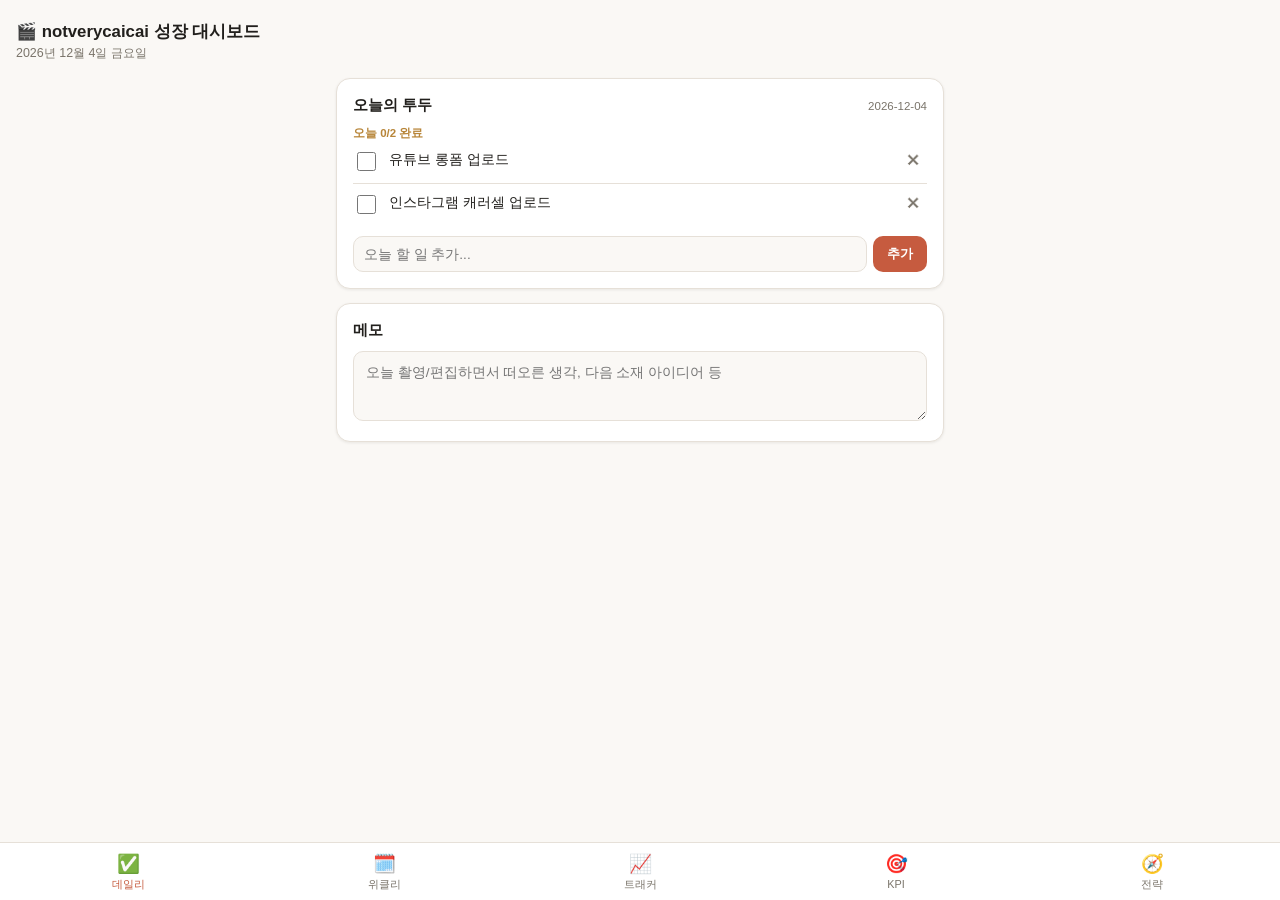
<file: content-strategy/dashboard/index.html>
<!DOCTYPE html>
<html lang="ko">
<head>
<meta charset="UTF-8">
<meta name="viewport" content="width=device-width, initial-scale=1, viewport-fit=cover">
<title>notverycaicai 성장 대시보드</title>
<meta name="description" content="notverycaicai 계정 성장 트래킹, 데일리/위클리 투두, KPI 체크리스트">
<style>
  :root{
    --bg:#faf8f5; --surface:#ffffff; --border:#e6e0d8; --text:#211f1c; --text-dim:#7a746a;
    --accent:#c65b3f; --accent-soft:#f3dfd7; --good:#4c7a52; --good-soft:#e2ede2;
    --warn:#b8863a; --shadow:0 1px 3px rgba(30,25,15,0.08);
    --radius:14px;
  }
  @media (prefers-color-scheme: dark){
    :root{
      --bg:#16151a; --surface:#201f26; --border:#34323c; --text:#f1eee8; --text-dim:#9b96a8;
      --accent:#e8825f; --accent-soft:#3a2a26; --good:#7fbf85; --good-soft:#1f3324;
      --warn:#e0b45f; --shadow:0 1px 3px rgba(0,0,0,0.4);
    }
  }
  *{box-sizing:border-box;}
  body{margin:0;font-family:-apple-system,BlinkMacSystemFont,"Pretendard","Apple SD Gothic Neo",sans-serif;
    background:var(--bg);color:var(--text);padding-bottom:76px;}
  header{padding:20px 16px 8px;position:sticky;top:0;background:var(--bg);z-index:5;}
  header h1{font-size:1.05rem;margin:0 0 2px;font-weight:700;}
  header .sub{font-size:0.78rem;color:var(--text-dim);}
  main{max-width:640px;margin:0 auto;padding:8px 16px 24px;}
  .card{background:var(--surface);border:1px solid var(--border);border-radius:var(--radius);
    padding:16px;margin-bottom:14px;box-shadow:var(--shadow);}
  .card h2{font-size:0.95rem;margin:0 0 10px;display:flex;align-items:center;justify-content:space-between;gap:8px;}
  .card h2 small{font-size:0.72rem;color:var(--text-dim);font-weight:500;}
  .muted{color:var(--text-dim);font-size:0.78rem;line-height:1.5;}
  .tabs{display:none;}
  nav.bottombar{position:fixed;bottom:0;left:0;right:0;background:var(--surface);
    border-top:1px solid var(--border);display:flex;z-index:10;
    padding-bottom:env(safe-area-inset-bottom);}
  nav.bottombar button{flex:1;background:none;border:none;padding:10px 2px 8px;font-size:0.68rem;
    color:var(--text-dim);display:flex;flex-direction:column;align-items:center;gap:3px;cursor:pointer;
    font-family:inherit;}
  nav.bottombar button .ic{font-size:1.15rem;}
  nav.bottombar button.active{color:var(--accent);}
  section.tabpanel{display:none;}
  section.tabpanel.active{display:block;}
  .todo-item{display:flex;align-items:flex-start;gap:10px;padding:9px 0;border-bottom:1px solid var(--border);}
  .todo-item:last-child{border-bottom:none;}
  .todo-item input[type=checkbox]{width:19px;height:19px;margin-top:2px;accent-color:var(--accent);flex:none;}
  .todo-item .txt{flex:1;font-size:0.88rem;line-height:1.4;}
  .todo-item.done .txt{color:var(--text-dim);text-decoration:line-through;}
  .todo-item .del{background:none;border:none;color:var(--text-dim);font-size:0.95rem;cursor:pointer;padding:2px 6px;}
  .addrow{display:flex;gap:6px;margin-top:10px;}
  .addrow input{flex:1;padding:9px 10px;border-radius:10px;border:1px solid var(--border);
    background:var(--bg);color:var(--text);font-size:0.85rem;}
  .addrow button, .btn{padding:9px 14px;border-radius:10px;border:none;background:var(--accent);
    color:#fff;font-size:0.82rem;font-weight:600;cursor:pointer;white-space:nowrap;}
  .btn.secondary{background:var(--accent-soft);color:var(--accent);}
  .btn.ghost{background:transparent;color:var(--text-dim);border:1px solid var(--border);}
  .progress-wrap{background:var(--bg);border-radius:8px;height:8px;overflow:hidden;margin:6px 0 4px;}
  .progress-bar{height:100%;background:var(--accent);border-radius:8px;transition:width .3s;}
  .progress-bar.good{background:var(--good);}
  .kpi-row{padding:12px 0;border-bottom:1px solid var(--border);}
  .kpi-row:last-child{border-bottom:none;}
  .kpi-top{display:flex;justify-content:space-between;align-items:baseline;gap:8px;font-size:0.86rem;}
  .kpi-top b{font-weight:700;}
  .kpi-nums{font-size:0.76rem;color:var(--text-dim);}
  .kpi-target-edit{display:flex;gap:6px;margin-top:8px;flex-wrap:wrap;}
  .kpi-target-edit label{font-size:0.68rem;color:var(--text-dim);display:flex;flex-direction:column;gap:2px;}
  .kpi-target-edit input{width:64px;padding:5px 6px;border-radius:6px;border:1px solid var(--border);
    background:var(--bg);color:var(--text);font-size:0.78rem;}
  table.growth-table{width:100%;border-collapse:collapse;font-size:0.74rem;}
  table.growth-table th, table.growth-table td{padding:6px 4px;text-align:right;border-bottom:1px solid var(--border);}
  table.growth-table th:first-child, table.growth-table td:first-child{text-align:left;}
  .form-grid{display:grid;grid-template-columns:1fr 1fr;gap:8px;margin-top:8px;}
  .form-grid label{font-size:0.72rem;color:var(--text-dim);display:flex;flex-direction:column;gap:3px;}
  .form-grid input{padding:8px 9px;border-radius:8px;border:1px solid var(--border);background:var(--bg);
    color:var(--text);font-size:0.85rem;width:100%;}
  .form-grid .full{grid-column:1/-1;}
  .chip{display:inline-block;padding:2px 8px;border-radius:999px;background:var(--accent-soft);
    color:var(--accent);font-size:0.68rem;font-weight:600;margin-left:6px;}
  .row-between{display:flex;justify-content:space-between;align-items:center;gap:8px;}
  select{padding:6px 8px;border-radius:8px;border:1px solid var(--border);background:var(--bg);
    color:var(--text);font-size:0.78rem;}
  .editable{border:1px dashed var(--border);border-radius:10px;padding:10px 12px;font-size:0.85rem;
    line-height:1.6;background:var(--bg);min-height:44px;}
  .editable:focus{outline:2px solid var(--accent);outline-offset:1px;}
  .pillar-label{font-weight:700;font-size:0.82rem;margin:14px 0 4px;color:var(--accent);}
  .pillar-label:first-child{margin-top:0;}
  .footer-actions{display:flex;gap:8px;flex-wrap:wrap;margin-top:6px;}
  .empty{text-align:center;color:var(--text-dim);font-size:0.8rem;padding:18px 0;}
  svg.chart{width:100%;height:120px;display:block;}
  .legend{display:flex;gap:10px;flex-wrap:wrap;font-size:0.68rem;color:var(--text-dim);margin-top:6px;}
  .legend span{display:inline-flex;align-items:center;gap:4px;}
  .dot{width:8px;height:8px;border-radius:50%;display:inline-block;}
  .toast{position:fixed;bottom:84px;left:50%;transform:translateX(-50%);background:var(--text);
    color:var(--bg);padding:9px 16px;border-radius:999px;font-size:0.78rem;opacity:0;
    transition:opacity .25s;pointer-events:none;z-index:20;}
  .toast.show{opacity:1;}
  .streak{font-size:0.72rem;color:var(--warn);font-weight:600;}
</style>
</head>
<body>

<header>
  <h1>🎬 notverycaicai 성장 대시보드</h1>
  <div class="sub" id="todayLabel"></div>
</header>

<main>

  <section class="tabpanel active" id="tab-daily">
    <div class="card">
      <h2>오늘의 투두 <small id="dailyDateSmall"></small></h2>
      <div class="streak" id="streakLabel"></div>
      <div id="dailyList"></div>
      <div class="addrow">
        <input type="text" id="dailyInput" placeholder="오늘 할 일 추가...">
        <button class="btn" onclick="addDaily()">추가</button>
      </div>
    </div>
    <div class="card">
      <h2>메모</h2>
      <textarea class="editable" style="width:100%;border:1px solid var(--border);min-height:70px;font-family:inherit;"
        id="dailyNote" placeholder="오늘 촬영/편집하면서 떠오른 생각, 다음 소재 아이디어 등"></textarea>
    </div>
  </section>

  <section class="tabpanel" id="tab-weekly">
    <div class="card">
      <h2>이번 주 투두 <small id="weeklyRangeSmall"></small></h2>
      <div id="weeklyList"></div>
      <div class="addrow">
        <input type="text" id="weeklyInput" placeholder="이번 주 할 일 추가...">
        <button class="btn" onclick="addWeekly()">추가</button>
      </div>
    </div>
    <div class="card">
      <h2>주간 운영 루틴 <small>기본 템플릿</small></h2>
      <div class="muted">
        월: 성과 점검 + POV 소재 정하기 · 화~목: 촬영/편집 · 금: 유튜브 롱폼 + 인스타 캐러셀 업로드 · 토: Self-Care 촬영 + 샤오홍슈 작성 · 일: 틱톡 업로드 + 댓글 소통
      </div>
    </div>
  </section>

  <section class="tabpanel" id="tab-growth">
    <div class="card">
      <h2>오늘 지표 입력</h2>
      <div class="form-grid">
        <label>인스타 팔로워<input type="number" id="g_ig_f" placeholder="예: 44"></label>
        <label>인스타 30일 조회수<input type="number" id="g_ig_v" placeholder="예: 25800"></label>
        <label>틱톡 팔로워<input type="number" id="g_tt_f" placeholder="예: 456"></label>
        <label>틱톡 베스트 영상 조회수<input type="number" id="g_tt_v" placeholder="예: 12100"></label>
        <label>유튜브 구독자<input type="number" id="g_yt_f" placeholder="예: 25"></label>
        <label>샤오홍슈 팔로워<input type="number" id="g_xhs_f" placeholder="예: 9"></label>
        <label class="full">메모<input type="text" id="g_note" placeholder="이번 기록에 대한 메모 (선택)"></label>
      </div>
      <div class="footer-actions">
        <button class="btn" onclick="addGrowthEntry()">오늘 기록 저장</button>
      </div>
    </div>

    <div class="card">
      <h2>팔로워 추이</h2>
      <svg class="chart" id="chartFollowers"></svg>
      <div class="legend" id="legendFollowers"></div>
    </div>

    <div class="card">
      <h2>기록 히스토리</h2>
      <div id="growthTableWrap"><div class="empty">아직 입력한 기록이 없습니다</div></div>
    </div>
  </section>

  <section class="tabpanel" id="tab-kpi">
    <div class="card row-between">
      <h2 style="margin:0;">분기 목표</h2>
      <select id="quarterSelect" onchange="onQuarterChange()">
        <option value="1">Q1 (1~3개월)</option>
        <option value="2">Q2 (4~6개월)</option>
        <option value="3">Q3 (7~9개월)</option>
        <option value="4">Q4 (10~12개월)</option>
      </select>
    </div>
    <div class="card">
      <div id="kpiList"></div>
      <div class="muted" style="margin-top:8px;">현재값은 '성장 트래커'에 입력한 최신 기록에서 자동으로 가져옵니다. 목표(Q1~Q4)는 숫자를 눌러 바로 수정할 수 있습니다.</div>
    </div>
  </section>

  <section class="tabpanel" id="tab-strategy">
    <div class="card">
      <h2>3-필러 정체성 <small>탭하여 수정</small></h2>
      <div class="pillar-label">A. 정착하지 못한 나 (Life in Transit)</div>
      <div class="editable" contenteditable="true" id="pillarA"></div>
      <div class="pillar-label">B. 국경을 넘는 나 (Cross-Border Life)</div>
      <div class="editable" contenteditable="true" id="pillarB"></div>
      <div class="pillar-label">C. 영화·음악을 만드는 나 (The Craft)</div>
      <div class="editable" contenteditable="true" id="pillarC"></div>
    </div>
    <div class="card">
      <h2>플랫폼 우선순위 <small>탭하여 수정</small></h2>
      <div class="editable" contenteditable="true" id="platformNotes"></div>
    </div>
    <div class="card">
      <h2>데이터 관리</h2>
      <div class="muted">모든 데이터는 이 브라우저에만 저장됩니다(localStorage). 기기를 바꾸거나 브라우저 데이터를 지우면 사라지니, 주기적으로 내보내기 해두세요.</div>
      <div class="footer-actions">
        <button class="btn secondary" onclick="exportData()">내보내기 (JSON)</button>
        <button class="btn ghost" onclick="document.getElementById('importFile').click()">가져오기</button>
        <input type="file" id="importFile" accept="application/json" style="display:none" onchange="importData(event)">
        <button class="btn ghost" onclick="resetAll()">전체 초기화</button>
      </div>
    </div>
  </section>

</main>

<nav class="bottombar">
  <button data-tab="tab-daily" class="active"><span class="ic">✅</span>데일리</button>
  <button data-tab="tab-weekly"><span class="ic">🗓️</span>위클리</button>
  <button data-tab="tab-growth"><span class="ic">📈</span>트래커</button>
  <button data-tab="tab-kpi"><span class="ic">🎯</span>KPI</button>
  <button data-tab="tab-strategy"><span class="ic">🧭</span>전략</button>
</nav>

<div class="toast" id="toast"></div>

<script>
const STORAGE_KEY = 'ncc_dashboard_v1';

const DEFAULT_STRATEGY = {
  pillarA: "구직, 이직, 회사 생활, 나이/세대 차이, \"인생을 추스르는 중\" 시리즈. 시그니처: \"Getting My Life Together (Day X)\", \"POV: [상황]\".",
  pillarB: "서울-런던-충칭을 오간 실제 이력. 뷰티·패션은 튜토리얼이 아니라 여행 무드/스타일로 가볍게. 시그니처: \"从韩国到[도시]\", 슬로건 \"we go where nobody knows\".",
  pillarC: "영화·음악을 만드는 나 — 아이폰 17 프로맥스 vs 소니 알파 A5600, 캡컷/프리미어/파이널컷 비교, \"이 장면엔 이 음악\" 코너.",
  platformNotes: "우선순위: 인스타·틱톡(이미 검증된 도달) 60% → 유튜브·샤오홍슈(장기 자산화) 40%. 플랫폼별 역할: 유튜브=서사 롱컷, 인스타=POV 본진, 틱톡=날것 훅, 샤오홍슈=크로스보더 시드."
};

const DEFAULT_KPI = [
  { id:'ig_f',  label:'인스타그램 팔로워',      unit:'명',   current0:44,    q1:300,   q2:1000,  q3:2500,  q4:5000,  source:'g_ig_f' },
  { id:'ig_v',  label:'인스타그램 월 조회수',    unit:'회',   current0:25800, q1:40000, q2:80000, q3:150000,q4:250000,source:'g_ig_v' },
  { id:'tt_f',  label:'틱톡 팔로워',            unit:'명',   current0:456,   q1:1000,  q2:2500,  q3:5000,  q4:10000, source:'g_tt_f' },
  { id:'tt_v',  label:'틱톡 베스트 영상 조회수', unit:'회',   current0:12100, q1:15000, q2:25000, q3:50000, q4:100000,source:'g_tt_v' },
  { id:'yt_f',  label:'유튜브 구독자',          unit:'명',   current0:25,    q1:150,   q2:500,   q3:1500,  q4:3000,  source:'g_yt_f' },
  { id:'xhs_f', label:'샤오홍슈 팔로워',        unit:'명',   current0:9,     q1:100,   q2:500,   q3:1500,  q4:3000,  source:'g_xhs_f' },
  { id:'deal',  label:'브랜드 협업 문의',        unit:'건',   current0:0,     q1:0,     q2:0,     q3:1,     q4:2,     source:null }
];

function loadState(){
  let raw = localStorage.getItem(STORAGE_KEY);
  let base = {
    dailyTodos:{}, weeklyTodos:{}, growth:[], kpi: JSON.parse(JSON.stringify(DEFAULT_KPI)),
    strategy: Object.assign({}, DEFAULT_STRATEGY), dealCount:0
  };
  if(!raw) return base;
  try{
    let parsed = JSON.parse(raw);
    return Object.assign(base, parsed, {
      kpi: parsed.kpi && parsed.kpi.length ? parsed.kpi : base.kpi,
      strategy: Object.assign({}, DEFAULT_STRATEGY, parsed.strategy || {})
    });
  }catch(e){ return base; }
}
function saveState(){ localStorage.setItem(STORAGE_KEY, JSON.stringify(state)); }

let state = loadState();

function pad(n){ return n<10 ? '0'+n : ''+n; }
function fmtDate(d){ return d.getFullYear()+'-'+pad(d.getMonth()+1)+'-'+pad(d.getDate()); }
function todayStr(){ return fmtDate(new Date()); }
function todayObj(){ return new Date(); }
function getISOWeekKey(d){
  let date = new Date(d.getTime());
  date.setHours(0,0,0,0);
  date.setDate(date.getDate() + 3 - ((date.getDay()+6)%7));
  let week1 = new Date(date.getFullYear(),0,4);
  let weekNo = 1 + Math.round(((date-week1)/86400000 - 3 + ((week1.getDay()+6)%7))/7);
  return date.getFullYear()+'-W'+pad(weekNo);
}
function uid(){ return (crypto.randomUUID ? crypto.randomUUID() : 'id'+Math.random().toString(36).slice(2)); }
function showToast(msg){
  const t = document.getElementById('toast');
  t.textContent = msg; t.classList.add('show');
  clearTimeout(window.__toastTimer);
  window.__toastTimer = setTimeout(()=>t.classList.remove('show'), 1600);
}

const DAILY_TEMPLATES = {
  0:["틱톡 'Self-Care Sunday' 업로드","댓글 전수 확인 및 답글","샤오홍슈 노트 업로드"],
  1:["지난주 4개 플랫폼 성과 5분 점검 (유지율/저장/공유 중심)","이번 주 'POV' 상황 아이디어 정하기"],
  2:["이번 주 콘텐츠 촬영 (필러 A: POV / Getting My Life Together)","촬영본 백업"],
  3:["촬영 지속 또는 편집 시작","필러 B·C 소재 1개 촬영"],
  4:["편집 마무리","썸네일 / 캡션 초안 작성"],
  5:["유튜브 롱폼 업로드","인스타그램 캐러셀 업로드"],
  6:["Self-Care Sunday용 콘텐츠 촬영","샤오홍슈 노트 작성 (중국어 카피 준비)"]
};
const WEEKLY_TEMPLATE = [
  "이번 주 'POV' 상황 아이디어 브레인스토밍",
  "'Getting My Life Together' 다음 Day 촬영",
  "유튜브 롱폼 1편 업로드",
  "틱톡 3~5회 업로드 확인",
  "샤오홍슈 노트 2~3개 업로드",
  "성장 트래커에 이번 주 지표 입력",
  "반응 좋았던 콘텐츠 부스트 여부 결정 (틱톡)"
];

function ensureDailyList(dateKey){
  if(!state.dailyTodos[dateKey]){
    const dow = new Date(dateKey+'T00:00:00').getDay();
    state.dailyTodos[dateKey] = (DAILY_TEMPLATES[dow]||[]).map(t=>({id:uid(),text:t,done:false}));
    saveState();
  }
  return state.dailyTodos[dateKey];
}
function ensureWeeklyList(weekKey){
  if(!state.weeklyTodos[weekKey]){
    state.weeklyTodos[weekKey] = WEEKLY_TEMPLATE.map(t=>({id:uid(),text:t,done:false}));
    saveState();
  }
  return state.weeklyTodos[weekKey];
}

function renderTodoList(container, items, onToggle, onDelete){
  container.innerHTML = '';
  if(!items.length){ container.innerHTML = '<div class="empty">할 일이 없습니다. 아래에서 추가해보세요.</div>'; return; }
  items.forEach(item=>{
    const row = document.createElement('div');
    row.className = 'todo-item' + (item.done ? ' done':'');
    row.innerHTML = `<input type="checkbox" ${item.done?'checked':''}><div class="txt">${escapeHtml(item.text)}</div><button class="del">✕</button>`;
    row.querySelector('input').addEventListener('change', e=>onToggle(item.id, e.target.checked));
    row.querySelector('.del').addEventListener('click', ()=>onDelete(item.id));
    container.appendChild(row);
  });
}
function escapeHtml(s){ return s.replace(/[&<>"']/g, c=>({'&':'&amp;','<':'&lt;','>':'&gt;','"':'&quot;',"'":'&#39;'}[c])); }

function renderDaily(){
  const dk = todayStr();
  document.getElementById('dailyDateSmall').textContent = dk;
  const list = ensureDailyList(dk);
  renderTodoList(document.getElementById('dailyList'), list,
    (id,done)=>{ list.find(t=>t.id===id).done = done; saveState(); renderDaily(); },
    (id)=>{ state.dailyTodos[dk] = list.filter(t=>t.id!==id); saveState(); renderDaily(); }
  );
  const doneCount = list.filter(t=>t.done).length;
  document.getElementById('streakLabel').textContent = list.length ? `오늘 ${doneCount}/${list.length} 완료` : '';
  document.getElementById('dailyNote').value = state.dailyNotes && state.dailyNotes[dk] || '';
}
function addDaily(){
  const input = document.getElementById('dailyInput');
  const v = input.value.trim();
  if(!v) return;
  const dk = todayStr();
  ensureDailyList(dk).push({id:uid(), text:v, done:false});
  saveState(); input.value=''; renderDaily();
}
document.getElementById('dailyNote').addEventListener('input', e=>{
  const dk = todayStr();
  state.dailyNotes = state.dailyNotes || {};
  state.dailyNotes[dk] = e.target.value;
  saveState();
});

function renderWeekly(){
  const now = new Date();
  const wk = getISOWeekKey(now);
  const monday = new Date(now); monday.setDate(now.getDate() - ((now.getDay()+6)%7));
  const sunday = new Date(monday); sunday.setDate(monday.getDate()+6);
  document.getElementById('weeklyRangeSmall').textContent = `${fmtDate(monday)} ~ ${fmtDate(sunday)}`;
  const list = ensureWeeklyList(wk);
  renderTodoList(document.getElementById('weeklyList'), list,
    (id,done)=>{ list.find(t=>t.id===id).done = done; saveState(); renderWeekly(); },
    (id)=>{ state.weeklyTodos[wk] = list.filter(t=>t.id!==id); saveState(); renderWeekly(); }
  );
}
function addWeekly(){
  const input = document.getElementById('weeklyInput');
  const v = input.value.trim();
  if(!v) return;
  const wk = getISOWeekKey(new Date());
  ensureWeeklyList(wk).push({id:uid(), text:v, done:false});
  saveState(); input.value=''; renderWeekly();
}

function addGrowthEntry(){
  const entry = {
    date: todayStr(),
    g_ig_f: numOrNull('g_ig_f'), g_ig_v: numOrNull('g_ig_v'),
    g_tt_f: numOrNull('g_tt_f'), g_tt_v: numOrNull('g_tt_v'),
    g_yt_f: numOrNull('g_yt_f'), g_xhs_f: numOrNull('g_xhs_f'),
    note: document.getElementById('g_note').value.trim()
  };
  state.growth = state.growth.filter(g=>g.date!==entry.date);
  state.growth.push(entry);
  state.growth.sort((a,b)=>a.date.localeCompare(b.date));
  saveState();
  ['g_ig_f','g_ig_v','g_tt_f','g_tt_v','g_yt_f','g_xhs_f','g_note'].forEach(id=>document.getElementById(id).value='');
  showToast('오늘 기록을 저장했어요');
  renderGrowth(); renderKpi();
}
function numOrNull(id){ const v = document.getElementById(id).value; return v===''? null : Number(v); }

function latestVal(field){
  for(let i=state.growth.length-1;i>=0;i--){ if(state.growth[i][field]!=null) return state.growth[i][field]; }
  return null;
}

const CHART_COLORS = {g_ig_f:'#c65b3f', g_tt_f:'#4c7a52', g_yt_f:'#3f6fb0', g_xhs_f:'#b8863a'};
const CHART_LABELS = {g_ig_f:'인스타', g_tt_f:'틱톡', g_yt_f:'유튜브', g_xhs_f:'샤오홍슈'};

function renderGrowthChart(){
  const svg = document.getElementById('chartFollowers');
  const legend = document.getElementById('legendFollowers');
  const fields = ['g_ig_f','g_tt_f','g_yt_f','g_xhs_f'];
  const pts = state.growth.filter(g=>fields.some(f=>g[f]!=null));
  legend.innerHTML = fields.map(f=>`<span><span class="dot" style="background:${CHART_COLORS[f]}"></span>${CHART_LABELS[f]}</span>`).join('');
  if(pts.length < 2){ svg.innerHTML = `<text x="10" y="60" font-size="12" fill="currentColor" opacity="0.5">기록이 2개 이상 쌓이면 그래프가 보여요</text>`; return; }
  const W=600,H=120,pad=8;
  let allVals = [];
  fields.forEach(f=> pts.forEach(p=>{ if(p[f]!=null) allVals.push(p[f]); }));
  const maxV = Math.max(1, ...allVals);
  const x = i => pad + (W-2*pad) * (i/(pts.length-1));
  const y = v => H-pad - (H-2*pad) * (v/maxV);
  let svgHtml = '';
  fields.forEach(f=>{
    let d=''; let started=false;
    pts.forEach((p,i)=>{
      if(p[f]==null) return;
      const cmd = started? 'L':'M';
      d += `${cmd}${x(i).toFixed(1)},${y(p[f]).toFixed(1)} `;
      started = true;
    });
    if(d) svgHtml += `<path d="${d.trim()}" fill="none" stroke="${CHART_COLORS[f]}" stroke-width="2" stroke-linecap="round" stroke-linejoin="round"/>`;
  });
  svg.setAttribute('viewBox', `0 0 ${W} ${H}`);
  svg.innerHTML = svgHtml;
}

function renderGrowthTable(){
  const wrap = document.getElementById('growthTableWrap');
  if(!state.growth.length){ wrap.innerHTML = '<div class="empty">아직 입력한 기록이 없습니다</div>'; return; }
  const rows = state.growth.slice().reverse().slice(0,30);
  wrap.innerHTML = `<div style="overflow-x:auto"><table class="growth-table">
    <tr><th>날짜</th><th>IG</th><th>TT</th><th>YT</th><th>XHS</th></tr>
    ${rows.map(r=>`<tr><td>${r.date}</td><td>${r.g_ig_f??'-'}</td><td>${r.g_tt_f??'-'}</td><td>${r.g_yt_f??'-'}</td><td>${r.g_xhs_f??'-'}</td></tr>`).join('')}
  </table></div>`;
}
function renderGrowth(){ renderGrowthChart(); renderGrowthTable(); }

function currentQuarter(){
  const start = new Date('2026-08-01T00:00:00');
  const now = new Date();
  let months = (now.getFullYear()-start.getFullYear())*12 + (now.getMonth()-start.getMonth());
  let q = Math.floor(months/3)+1;
  return Math.min(4, Math.max(1, q));
}
function onQuarterChange(){ saveQuarterSel(); renderKpi(); }
function saveQuarterSel(){ state.quarterSel = document.getElementById('quarterSelect').value; saveState(); }

function renderKpi(){
  const sel = document.getElementById('quarterSelect');
  if(!sel.dataset.init){
    sel.value = state.quarterSel || String(currentQuarter());
    sel.dataset.init = '1';
  }
  const q = sel.value;
  const list = document.getElementById('kpiList');
  list.innerHTML = state.kpi.map(k=>{
    const cur = k.source ? (latestVal(k.source) ?? k.current0) : (state.dealCount ?? k.current0);
    const target = k['q'+q];
    const pct = target>0 ? Math.min(100, Math.round(cur/target*100)) : (cur>=target?100:0);
    const isDeal = k.id==='deal';
    return `<div class="kpi-row">
      <div class="kpi-top"><b>${k.label}</b><span class="kpi-nums">${cur.toLocaleString()} / ${target.toLocaleString()} ${k.unit}</span></div>
      <div class="progress-wrap"><div class="progress-bar ${pct>=100?'good':''}" style="width:${pct}%"></div></div>
      <div class="kpi-target-edit">
        ${['q1','q2','q3','q4'].map(qq=>`<label>${qq.toUpperCase()}<input type="number" data-kpi="${k.id}" data-q="${qq}" value="${k[qq]}"></label>`).join('')}
        ${isDeal ? `<button class="btn secondary" style="align-self:flex-end" onclick="incDeal()">+1 협업 문의</button>` : ''}
      </div>
    </div>`;
  }).join('');
  list.querySelectorAll('input[data-kpi]').forEach(inp=>{
    inp.addEventListener('change', e=>{
      const kid = e.target.dataset.kpi, qq = e.target.dataset.q;
      const row = state.kpi.find(k=>k.id===kid);
      row[qq] = Number(e.target.value)||0;
      saveState(); renderKpi();
    });
  });
}
function incDeal(){ state.dealCount = (state.dealCount||0)+1; saveState(); renderKpi(); showToast('협업 문의 +1'); }

function renderStrategy(){
  document.getElementById('pillarA').textContent = state.strategy.pillarA;
  document.getElementById('pillarB').textContent = state.strategy.pillarB;
  document.getElementById('pillarC').textContent = state.strategy.pillarC;
  document.getElementById('platformNotes').textContent = state.strategy.platformNotes;
}
['pillarA','pillarB','pillarC','platformNotes'].forEach(id=>{
  document.getElementById(id).addEventListener('blur', e=>{
    state.strategy[id] = e.target.textContent.trim();
    saveState(); showToast('저장됨');
  });
});

function exportData(){
  const blob = new Blob([JSON.stringify(state, null, 2)], {type:'application/json'});
  const a = document.createElement('a');
  a.href = URL.createObjectURL(blob);
  a.download = `notverycaicai-dashboard-${todayStr()}.json`;
  a.click();
}
function importData(evt){
  const file = evt.target.files[0];
  if(!file) return;
  const reader = new FileReader();
  reader.onload = ()=>{
    try{
      const parsed = JSON.parse(reader.result);
      state = Object.assign(loadState(), parsed);
      saveState();
      renderAll();
      showToast('가져오기 완료');
    }catch(e){ alert('파일을 읽을 수 없어요: '+e.message); }
  };
  reader.readAsText(file);
}
function resetAll(){
  if(!confirm('모든 데이터를 초기화할까요? 이 작업은 되돌릴 수 없어요.')) return;
  localStorage.removeItem(STORAGE_KEY);
  state = loadState();
  renderAll();
  showToast('초기화 완료');
}

document.querySelectorAll('nav.bottombar button').forEach(btn=>{
  btn.addEventListener('click', ()=>{
    document.querySelectorAll('nav.bottombar button').forEach(b=>b.classList.remove('active'));
    document.querySelectorAll('section.tabpanel').forEach(s=>s.classList.remove('active'));
    btn.classList.add('active');
    document.getElementById(btn.dataset.tab).classList.add('active');
  });
});

function renderAll(){
  document.getElementById('todayLabel').textContent = new Date().toLocaleDateString('ko-KR', {year:'numeric',month:'long',day:'numeric',weekday:'long'});
  renderDaily();
  renderWeekly();
  renderGrowth();
  renderKpi();
  renderStrategy();
}
renderAll();
</script>
</body>
</html>
</file>
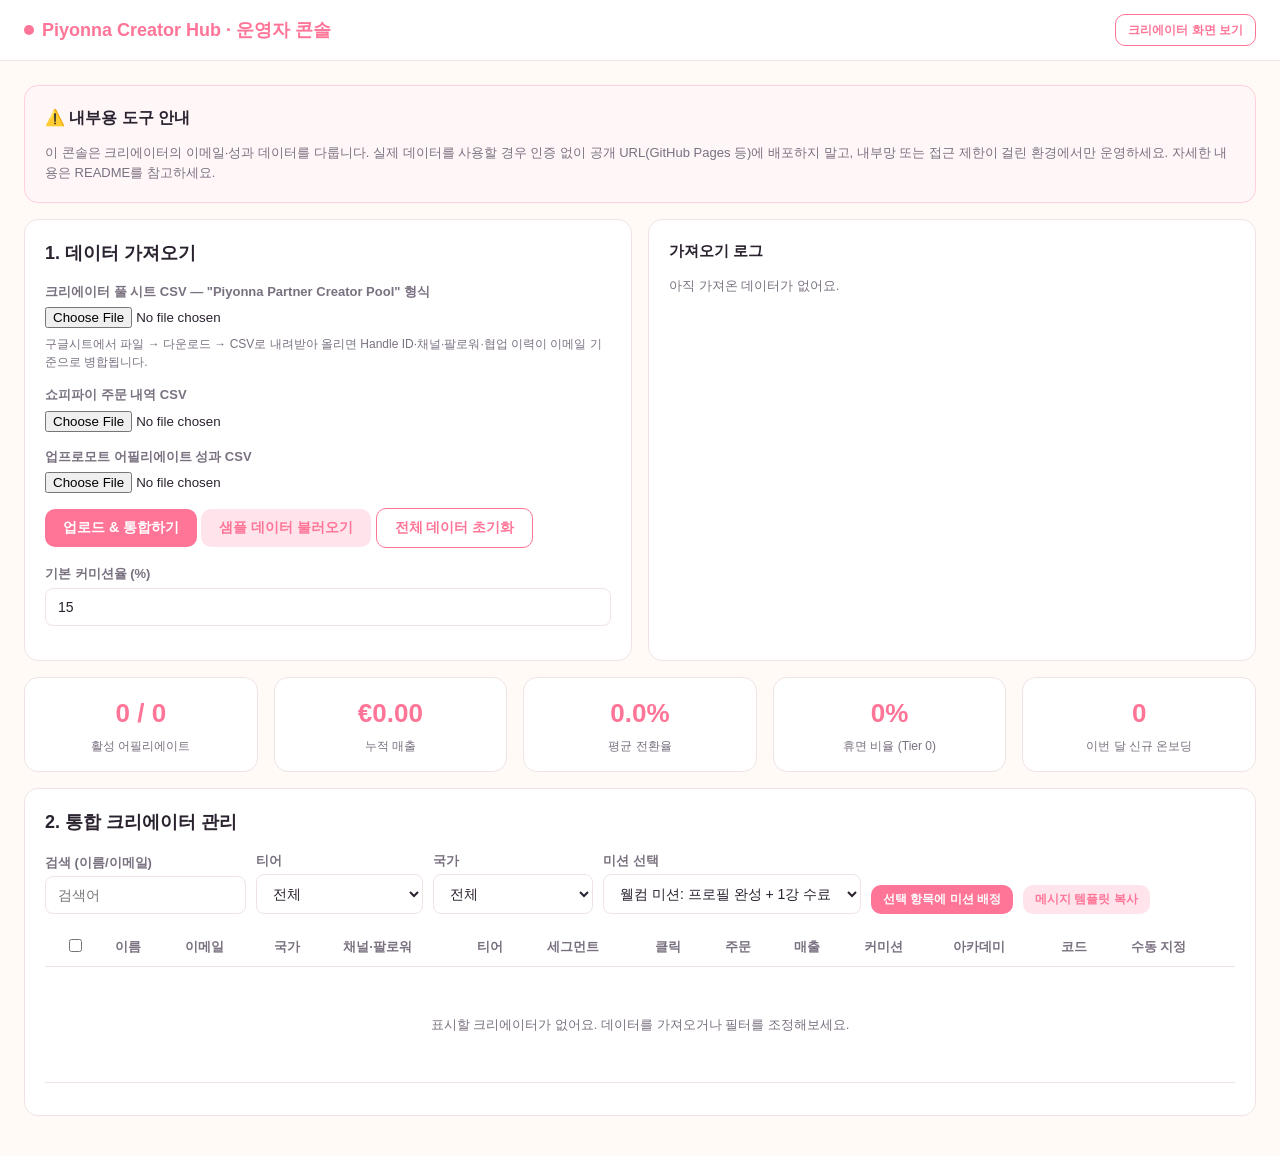
<file: creator-hub/admin.html>
<!doctype html>
<html lang="ko">
<head>
<meta charset="utf-8" />
<meta name="viewport" content="width=device-width, initial-scale=1" />
<title>Piyonna Creator Hub — 운영자 콘솔</title>
<link rel="icon" href="data:image/svg+xml,<svg xmlns=%22http://www.w3.org/2000/svg%22 viewBox=%220 0 32 32%22><text y=%2224%22 font-size=%2224%22>🌸</text></svg>" />
<link rel="stylesheet" href="css/style.css" />
</head>
<body>

<header class="topbar">
  <div class="brand"><span class="logo-dot"></span> Piyonna Creator Hub · 운영자 콘솔</div>
  <div>
    <a href="index.html" class="btn ghost small">크리에이터 화면 보기</a>
  </div>
</header>

<main class="wide">

  <div class="card" style="background:#fff6f8; border-color:#ffd0dd;">
    <strong>⚠️ 내부용 도구 안내</strong>
    <p class="muted" style="margin-bottom:0;">이 콘솔은 크리에이터의 이메일·성과 데이터를 다룹니다. 실제 데이터를 사용할 경우 인증 없이 공개 URL(GitHub Pages 등)에 배포하지 말고, 내부망 또는 접근 제한이 걸린 환경에서만 운영하세요. 자세한 내용은 README를 참고하세요.</p>
  </div>

  <div class="grid cols-2">
    <div class="card">
      <h2>1. 데이터 가져오기</h2>
      <div class="field">
        <label>크리에이터 풀 시트 CSV — "Piyonna Partner Creator Pool" 형식</label>
        <input type="file" id="poolFile" accept=".csv" />
        <p class="hint">구글시트에서 파일 → 다운로드 → CSV로 내려받아 올리면 Handle ID·채널·팔로워·협업 이력이 이메일 기준으로 병합됩니다.</p>
      </div>
      <div class="field">
        <label>쇼피파이 주문 내역 CSV</label>
        <input type="file" id="shopifyFile" accept=".csv" />
      </div>
      <div class="field">
        <label>업프로모트 어필리에이트 성과 CSV</label>
        <input type="file" id="uppromoteFile" accept=".csv" />
      </div>
      <button class="btn" id="importBtn">업로드 & 통합하기</button>
      <button class="btn secondary" id="sampleBtn">샘플 데이터 불러오기</button>
      <button class="btn ghost" id="resetBtn">전체 데이터 초기화</button>
      <div class="field" style="margin-top:16px;">
        <label>기본 커미션율 (%)</label>
        <input type="number" id="commissionRateInput" min="0" max="100" step="1" />
      </div>
    </div>
    <div class="card">
      <h3>가져오기 로그</h3>
      <div id="importLog"></div>
    </div>
  </div>

  <div class="grid auto" id="kpiCards"></div>

  <div class="card">
    <h2>2. 통합 크리에이터 관리</h2>
    <div class="filter-bar">
      <div class="field">
        <label>검색 (이름/이메일)</label>
        <input type="text" id="searchInput" placeholder="검색어" />
      </div>
      <div class="field">
        <label>티어</label>
        <select id="tierFilter">
          <option value="">전체</option>
          <option value="0">Tier 0 · 휴면</option>
          <option value="1">Tier 1 · 스타터</option>
          <option value="2">Tier 2 · 액티브</option>
          <option value="3">Tier 3 · 라이징 스타</option>
          <option value="4">Tier 4 · 앰버서더</option>
        </select>
      </div>
      <div class="field">
        <label>국가</label>
        <select id="countryFilter"><option value="">전체</option></select>
      </div>
      <div class="field">
        <label>미션 선택</label>
        <select id="missionSelect"></select>
      </div>
      <button class="btn small" id="assignMissionBtn">선택 항목에 미션 배정</button>
      <button class="btn secondary small" id="copyTemplateBtn">메시지 템플릿 복사</button>
    </div>
    <div class="table-wrap">
      <table id="creatorTable">
        <thead>
          <tr>
            <th class="checkbox-cell"><input type="checkbox" id="selectAll" /></th>
            <th data-sort="name">이름</th>
            <th data-sort="email">이메일</th>
            <th data-sort="country">국가</th>
            <th data-sort="followers">채널·팔로워</th>
            <th data-sort="tier">티어</th>
            <th>세그먼트</th>
            <th data-sort="clicks">클릭</th>
            <th data-sort="orders">주문</th>
            <th data-sort="revenue">매출</th>
            <th data-sort="commission">커미션</th>
            <th data-sort="academy">아카데미</th>
            <th>코드</th>
            <th>수동 지정</th>
          </tr>
        </thead>
        <tbody id="creatorTableBody"></tbody>
      </table>
    </div>
    <p class="hint" id="tableCount"></p>
  </div>

</main>

<div class="toast" id="toast"></div>
<textarea id="clipboardHelper" style="position:absolute; left:-9999px;"></textarea>

<script src="js/data.js"></script>
<script src="js/admin.js"></script>
</body>
</html>
</file>
<file: css/game.css>
@font-face{font-family:'JetBrains';src:local('JetBrains Mono'),local('Consolas');}
:root{
  --cyan:#47e6ff; --cyan-dim:#1c6b7a; --amber:#ffb454; --danger:#ff5470;
  --bg:#05070a; --panel:rgba(8,14,20,.86); --border:rgba(71,230,255,.35);
  --font-ui:'Segoe UI','Pretendard',-apple-system,sans-serif;
  --font-mono:'JetBrains Mono',ui-monospace,'Consolas',monospace;
}
*,*::before,*::after{box-sizing:border-box;margin:0;padding:0;}
html,body{width:100%;height:100%;overflow:hidden;background:var(--bg);}
body{font-family:var(--font-ui);color:#eaf6f8;-webkit-font-smoothing:antialiased;user-select:none;}
#scene{position:fixed;inset:0;display:block;outline:none;}

.hidden{display:none !important;}

.overlay{position:fixed;inset:0;display:flex;align-items:center;justify-content:center;z-index:30;background:var(--bg);}

/* ── boot / loading ── */
.boot{width:min(440px,86vw);text-align:center;}
.boot-logo{font-family:var(--font-mono);font-size:1.15rem;letter-spacing:.35em;color:var(--cyan);text-shadow:0 0 18px rgba(71,230,255,.6);}
.boot-logo span{color:var(--amber);}
.boot-bar{margin:22px 0 12px;height:3px;width:100%;background:rgba(71,230,255,.15);position:relative;overflow:hidden;border-radius:2px;}
.boot-fill{position:absolute;left:0;top:0;bottom:0;width:0%;background:linear-gradient(90deg,var(--cyan-dim),var(--cyan));transition:width .25s ease;}
.boot-line{font-family:var(--font-mono);font-size:.72rem;letter-spacing:.08em;color:#6fb8c4;}

/* ── title ── */
#title,#ending{background:radial-gradient(ellipse at 50% 30%,#0d1620 0%,#05070a 70%);}
.title-vignette{position:absolute;inset:0;box-shadow:inset 0 0 220px 60px #000;pointer-events:none;}
.title-content{position:relative;z-index:2;text-align:center;max-width:560px;padding:24px;}
.title-eyebrow{font-family:var(--font-mono);letter-spacing:.3em;font-size:.72rem;color:var(--amber);text-transform:uppercase;margin-bottom:14px;opacity:.9;}
.title-logo{font-family:var(--font-mono);font-size:clamp(2.4rem,7vw,4.2rem);letter-spacing:.12em;color:#eafcff;text-shadow:0 0 30px rgba(71,230,255,.55),0 0 80px rgba(71,230,255,.25);margin-bottom:10px;}
.title-sub{color:#9fc7cf;font-size:.95rem;margin-bottom:34px;line-height:1.6;}
.title-menu{display:flex;flex-direction:column;gap:10px;align-items:center;}
.menu-btn{font-family:var(--font-mono);letter-spacing:.15em;font-size:.85rem;padding:13px 42px;background:transparent;border:1px solid var(--border);color:var(--cyan);border-radius:2px;cursor:pointer;transition:all .15s;min-width:220px;}
.menu-btn:hover{background:rgba(71,230,255,.1);box-shadow:0 0 22px rgba(71,230,255,.25);}
.menu-btn.primary{background:rgba(71,230,255,.14);border-color:var(--cyan);}
.menu-btn.primary:hover{background:rgba(71,230,255,.24);}
.title-footer{margin-top:30px;font-size:.68rem;color:#4c7078;font-family:var(--font-mono);letter-spacing:.06em;}
.howto{margin:6px 0 26px;padding:16px 20px;border:1px solid var(--border);background:rgba(71,230,255,.05);border-radius:4px;text-align:left;}
.howto-row{display:flex;justify-content:space-between;gap:20px;font-size:.82rem;padding:4px 0;color:#cdeef2;}
.howto-row span{font-family:var(--font-mono);color:var(--amber);font-size:.76rem;letter-spacing:.05em;}

/* ── HUD ── */
#hud{position:fixed;inset:0;z-index:10;pointer-events:none;}
#crosshair{position:absolute;left:50%;top:50%;width:6px;height:6px;transform:translate(-50%,-50%);}
#crosshair span{display:block;width:100%;height:100%;border:1px solid rgba(234,252,255,.75);border-radius:50%;box-shadow:0 0 6px rgba(71,230,255,.5);}
.interact-prompt{position:absolute;left:50%;top:56%;transform:translate(-50%,0);display:flex;align-items:center;gap:10px;background:var(--panel);border:1px solid var(--border);padding:8px 16px 8px 10px;border-radius:3px;font-size:.82rem;backdrop-filter:blur(2px);}
.interact-prompt kbd{font-family:var(--font-mono);background:rgba(71,230,255,.15);border:1px solid var(--cyan);color:var(--cyan);padding:2px 8px;border-radius:3px;font-size:.78rem;}
.objective{position:absolute;top:22px;left:22px;font-family:var(--font-mono);max-width:320px;}
.objective-label{font-size:.62rem;letter-spacing:.28em;color:var(--amber);opacity:.85;margin-bottom:4px;}
#objective-text{font-size:.82rem;color:#dff4f7;text-shadow:0 1px 4px #000;}
.vitals{position:absolute;top:22px;right:22px;text-align:right;font-family:var(--font-mono);}
.vital-name{font-size:.68rem;letter-spacing:.2em;color:var(--cyan);margin-bottom:6px;}
.vital-bar{width:150px;height:5px;background:rgba(255,255,255,.12);border-radius:3px;overflow:hidden;}
.vital-fill{height:100%;width:100%;background:linear-gradient(90deg,var(--cyan-dim),var(--cyan));transition:width .4s;}
.fade{position:absolute;inset:0;background:#000;opacity:0;pointer-events:none;transition:opacity .6s ease;}
.fade.show{opacity:1;}
.subtitle-log{position:absolute;bottom:120px;left:50%;transform:translateX(-50%);max-width:640px;text-align:center;font-size:.8rem;color:#bfe8ee;text-shadow:0 1px 6px #000;opacity:0;transition:opacity .5s;font-family:var(--font-mono);}
.subtitle-log.show{opacity:1;}

/* ── dialogue ── */
.dialogue{position:fixed;left:0;right:0;bottom:0;z-index:20;display:flex;justify-content:center;padding:0 20px 34px;pointer-events:none;}
.dlg-box{pointer-events:auto;width:min(680px,94vw);background:var(--panel);border:1px solid var(--border);border-radius:6px;padding:20px 24px;backdrop-filter:blur(6px);box-shadow:0 10px 50px rgba(0,0,0,.55);}
.dlg-speaker{font-family:var(--font-mono);font-size:.75rem;letter-spacing:.2em;color:var(--amber);margin-bottom:8px;text-transform:uppercase;}
.dlg-text{font-size:1rem;line-height:1.65;color:#eef8fa;min-height:2.6em;}
.dlg-text .cursor{opacity:.6;animation:blink 1s step-start infinite;}
@keyframes blink{50%{opacity:0;}}
.dlg-choices{display:flex;flex-direction:column;gap:8px;margin-top:16px;}
.dlg-choice{text-align:left;background:rgba(71,230,255,.06);border:1px solid var(--border);color:#dff4f7;padding:10px 14px;border-radius:4px;cursor:pointer;font-size:.88rem;transition:all .12s;font-family:var(--font-ui);display:flex;gap:10px;}
.dlg-choice:hover,.dlg-choice.hi{background:rgba(71,230,255,.16);border-color:var(--cyan);}
.dlg-choice .num{font-family:var(--font-mono);color:var(--cyan);opacity:.8;}
.dlg-continue{margin-top:14px;font-size:.72rem;color:#6fb8c4;font-family:var(--font-mono);text-align:right;}
.dlg-continue kbd{border:1px solid var(--cyan);border-radius:3px;padding:1px 6px;color:var(--cyan);}

/* ── pause ── */
#pause{background:rgba(3,6,9,.86);backdrop-filter:blur(4px);}
.pause-panel{width:min(360px,90vw);background:var(--panel);border:1px solid var(--border);border-radius:6px;padding:26px;}
.pause-title{font-family:var(--font-mono);letter-spacing:.2em;color:var(--cyan);font-size:1rem;margin-bottom:20px;}
.pause-row{display:flex;flex-direction:column;gap:6px;margin-bottom:18px;font-size:.8rem;color:#cdeef2;}
.pause-row input{width:100%;accent-color:var(--cyan);}
#pause .menu-btn{width:100%;min-width:0;margin-top:6px;}

@media (max-width:720px){
  .title-logo{font-size:2.2rem;}
  .dlg-box{padding:16px 18px;}
}

/* ── journal ── */
.journal-btn{position:absolute;top:84px;left:22px;pointer-events:auto;display:flex;align-items:center;gap:6px;background:var(--panel);border:1px solid var(--border);color:var(--cyan);padding:8px 14px;border-radius:4px;font-size:.78rem;font-family:var(--font-mono);cursor:pointer;letter-spacing:.06em;}
.journal-btn:hover{background:rgba(71,230,255,.12);}
#journal{background:rgba(3,6,9,.88);backdrop-filter:blur(4px);}
.journal-panel{width:min(520px,92vw);max-height:82vh;overflow-y:auto;background:var(--panel);border:1px solid var(--border);border-radius:6px;padding:24px;}
.journal-head{display:flex;justify-content:space-between;align-items:center;margin-bottom:6px;}
.jr-close{background:none;border:1px solid var(--border);color:var(--cyan);width:32px;height:32px;border-radius:4px;cursor:pointer;font-size:.9rem;}
.jr-section{font-family:var(--font-mono);font-size:.68rem;letter-spacing:.24em;color:var(--amber);margin:18px 0 8px;text-transform:uppercase;}
.jr-objective{font-size:.9rem;color:#dff4f7;line-height:1.55;}
.jr-list{display:flex;flex-direction:column;gap:8px;}
.jr-card{border:1px solid rgba(71,230,255,.22);background:rgba(71,230,255,.05);border-radius:4px;padding:10px 12px;}
.jr-card .jr-name{font-size:.84rem;font-weight:600;color:var(--cyan);margin-bottom:4px;font-family:var(--font-mono);}
.jr-card .jr-desc{font-size:.8rem;color:#b9dbe1;line-height:1.5;}
.jr-empty{font-size:.8rem;color:#557880;font-style:italic;}

/* ── keypad ── */
#keypad{background:rgba(3,6,9,.85);backdrop-filter:blur(4px);}
.keypad-panel{width:min(280px,86vw);background:var(--panel);border:1px solid var(--border);border-radius:6px;padding:22px;text-align:center;}
.kp-display{font-family:var(--font-mono);font-size:1.5rem;letter-spacing:.35em;color:var(--cyan);background:rgba(71,230,255,.06);border:1px solid var(--border);border-radius:4px;padding:10px 0 10px .35em;margin:14px 0;}
.kp-display.err{color:var(--danger);border-color:var(--danger);animation:shake .3s;}
.kp-display.ok{color:#7ef0c8;border-color:#7ef0c8;}
@keyframes shake{0%,100%{transform:translateX(0)}25%{transform:translateX(-6px)}75%{transform:translateX(6px)}}
.kp-grid{display:grid;grid-template-columns:repeat(3,1fr);gap:8px;}
.kp-key{font-family:var(--font-mono);font-size:1.05rem;padding:12px 0;background:rgba(71,230,255,.07);border:1px solid var(--border);color:#dff4f7;border-radius:4px;cursor:pointer;transition:background .1s;}
.kp-key:hover{background:rgba(71,230,255,.18);}
.kp-hint{margin-top:12px;font-size:.72rem;color:#557880;font-family:var(--font-mono);}

/* ── chapter title card ── */
.chapter-title{position:absolute;left:50%;top:34%;transform:translateX(-50%);text-align:center;pointer-events:none;opacity:0;transition:opacity 1.2s ease;}
.chapter-title.show{opacity:1;}
.ct-num{font-family:var(--font-mono);font-size:.75rem;letter-spacing:.5em;color:var(--amber);margin-bottom:10px;padding-left:.5em;}
.ct-name{font-family:var(--font-mono);font-size:1.7rem;letter-spacing:.24em;color:#eafcff;text-shadow:0 0 26px rgba(71,230,255,.5);padding-left:.24em;}

/* ── touch controls ── */
#touch-ui{position:fixed;inset:0;z-index:15;pointer-events:none;}
#joy-zone{position:absolute;left:0;top:0;bottom:0;width:45%;pointer-events:auto;touch-action:none;}
#look-zone{position:absolute;right:0;top:0;bottom:0;width:55%;pointer-events:auto;touch-action:none;}
#joy-base{position:absolute;left:36px;bottom:36px;width:120px;height:120px;border-radius:50%;border:1.5px solid var(--border);background:rgba(71,230,255,.06);opacity:.5;transition:opacity .2s;pointer-events:none;}
#joy-nub{position:absolute;left:50%;top:50%;width:52px;height:52px;margin:-26px 0 0 -26px;border-radius:50%;background:rgba(71,230,255,.28);border:1.5px solid var(--cyan);box-shadow:0 0 14px rgba(71,230,255,.35);}
#btn-jump{position:absolute;right:26px;bottom:48px;width:64px;height:64px;border-radius:50%;border:1.5px solid var(--border);background:rgba(71,230,255,.1);color:var(--cyan);font-size:1.2rem;pointer-events:auto;touch-action:manipulation;}
#btn-pause-touch{position:absolute;right:18px;top:64px;width:44px;height:44px;border-radius:8px;border:1px solid var(--border);background:rgba(8,14,20,.7);color:var(--cyan);font-size:.85rem;font-family:var(--font-mono);pointer-events:auto;touch-action:manipulation;}
body.touch #hud{z-index:16;} /* above #touch-ui so the tappable prompt wins; hud itself is pointer-events:none */
body.touch .interact-prompt{pointer-events:auto;cursor:pointer;padding:12px 20px 12px 14px;top:52%;}
body.touch .interact-prompt kbd{display:none;}
body.touch .interact-prompt::before{content:'👆';margin-right:2px;}
body.touch .dlg-continue{text-align:center;}
body.touch #crosshair span{width:5px;height:5px;}
body.touch .objective{max-width:56vw;}
body.touch .howto-row{display:none;}
body.touch #howto::after{content:'왼쪽 화면 · 가상 조이스틱으로 이동\A오른쪽 화면 · 드래그로 시점 조작\A프롬프트 탭 · 상호작용 / 대화 진행\A▲ 버튼 · 점프';white-space:pre-line;font-size:.85rem;line-height:1.9;color:#cdeef2;}
</file>
<file: creator-hub/css/style.css>
:root {
  --pink: #ff7597;
  --pink-light: #ffe4ec;
  --cream: #fffaf6;
  --ink: #2b2230;
  --muted: #7a7180;
  --line: #f0e3e8;
  --card: #ffffff;
  --radius: 14px;
  --tier0: #9ca3af;
  --tier1: #60a5fa;
  --tier2: #34d399;
  --tier3: #f59e0b;
  --tier4: #f43f5e;
}

* { box-sizing: border-box; }

body {
  margin: 0;
  font-family: -apple-system, BlinkMacSystemFont, "Segoe UI", "Pretendard", "Noto Sans KR", Arial, sans-serif;
  background: var(--cream);
  color: var(--ink);
  line-height: 1.5;
}

a { color: var(--pink); text-decoration: none; }

header.topbar {
  display: flex;
  align-items: center;
  justify-content: space-between;
  padding: 14px 24px;
  background: var(--card);
  border-bottom: 1px solid var(--line);
  position: sticky;
  top: 0;
  z-index: 10;
}

.brand {
  font-weight: 800;
  font-size: 18px;
  color: var(--pink);
  display: flex;
  align-items: center;
  gap: 8px;
}
.brand .logo-dot { width: 10px; height: 10px; border-radius: 50%; background: var(--pink); display: inline-block; }

nav.tabs {
  display: flex;
  gap: 4px;
  padding: 0 24px;
  background: var(--card);
  border-bottom: 1px solid var(--line);
  overflow-x: auto;
}
nav.tabs button {
  border: none;
  background: transparent;
  padding: 12px 16px;
  font-size: 14px;
  font-weight: 600;
  color: var(--muted);
  cursor: pointer;
  border-bottom: 3px solid transparent;
  white-space: nowrap;
}
nav.tabs button.active { color: var(--pink); border-bottom-color: var(--pink); }
nav.tabs button:hover { color: var(--ink); }

main { max-width: 980px; margin: 0 auto; padding: 24px; }
main.wide { max-width: 1280px; }

.card {
  background: var(--card);
  border: 1px solid var(--line);
  border-radius: var(--radius);
  padding: 20px;
  margin-bottom: 16px;
}

.card h2 { margin-top: 0; font-size: 18px; }
.card h3 { font-size: 15px; margin: 0 0 8px; }

.grid { display: grid; gap: 16px; }
.grid.cols-2 { grid-template-columns: repeat(2, 1fr); }
.grid.cols-3 { grid-template-columns: repeat(3, 1fr); }
.grid.cols-4 { grid-template-columns: repeat(4, 1fr); }
.grid.auto { grid-template-columns: repeat(auto-fit, minmax(150px, 1fr)); }
@media (max-width: 760px) {
  .grid.cols-2, .grid.cols-3, .grid.cols-4 { grid-template-columns: 1fr; }
}

.btn {
  display: inline-block;
  border: none;
  background: var(--pink);
  color: #fff;
  font-weight: 700;
  padding: 10px 18px;
  border-radius: 10px;
  cursor: pointer;
  font-size: 14px;
}
.btn:hover { filter: brightness(1.05); }
.btn.secondary { background: var(--pink-light); color: var(--pink); }
.btn.ghost { background: transparent; color: var(--pink); border: 1px solid var(--pink); }
.btn:disabled { background: #e5e0e2; color: #aaa; cursor: not-allowed; }
.btn.small { padding: 6px 12px; font-size: 12px; }

input[type=text], input[type=email], input[type=number], input[type=url], select, textarea {
  width: 100%;
  padding: 10px 12px;
  border: 1px solid var(--line);
  border-radius: 8px;
  font-size: 14px;
  background: #fff;
  color: var(--ink);
}
label { font-size: 13px; font-weight: 600; color: var(--muted); display: block; margin-bottom: 4px; }
.field { margin-bottom: 14px; }

.tier-badge {
  display: inline-flex;
  align-items: center;
  gap: 6px;
  padding: 4px 10px;
  border-radius: 999px;
  font-size: 12px;
  font-weight: 700;
  color: #fff;
}
.tier-badge .dot { width: 7px; height: 7px; border-radius: 50%; background: rgba(255,255,255,.8); }

.progress-bar { background: var(--pink-light); border-radius: 999px; height: 10px; overflow: hidden; }
.progress-bar > div { background: var(--pink); height: 100%; transition: width .3s ease; }

.kpi { text-align: center; padding: 16px; }
.kpi .value { font-size: 26px; font-weight: 800; color: var(--pink); }
.kpi .label { font-size: 12px; color: var(--muted); margin-top: 4px; }

table { width: 100%; border-collapse: collapse; font-size: 13px; }
th, td { text-align: left; padding: 8px 10px; border-bottom: 1px solid var(--line); white-space: nowrap; }
th { color: var(--muted); font-weight: 700; position: sticky; top: 0; background: var(--card); cursor: pointer; }
tr:hover td { background: #fff6f8; }
.table-wrap { overflow-x: auto; }

.badge { display: inline-block; padding: 2px 8px; border-radius: 6px; background: var(--pink-light); color: var(--pink); font-size: 11px; font-weight: 700; margin-right: 4px; }
.muted { color: var(--muted); font-size: 13px; }
.hint { color: var(--muted); font-size: 12px; margin-top: 6px; }

.module-item { border: 1px solid var(--line); border-radius: 10px; padding: 14px; margin-bottom: 10px; }
.module-item.done { border-color: var(--tier2); background: #f2fbf7; }
.module-item ul { margin: 8px 0 0; padding-left: 18px; }
.module-item li { margin-bottom: 6px; font-size: 14px; }

.mission-item { display: flex; justify-content: space-between; align-items: center; border: 1px solid var(--line); border-radius: 10px; padding: 14px; margin-bottom: 10px; gap: 12px; }
.mission-item .info { flex: 1; }
.mission-item .status { font-size: 12px; font-weight: 700; padding: 4px 10px; border-radius: 999px; }
.status.done { background: #d1fae5; color: #065f46; }
.status.pending { background: #fef3c7; color: #92400e; }

.leaderboard-row { display: flex; align-items: center; gap: 12px; padding: 10px 0; border-bottom: 1px solid var(--line); }
.leaderboard-row .rank { width: 28px; height: 28px; border-radius: 50%; background: var(--pink-light); color: var(--pink); font-weight: 800; display: flex; align-items: center; justify-content: center; font-size: 13px; }
.leaderboard-row .rank.top1 { background: var(--pink); color: #fff; }

.empty-state { text-align: center; padding: 40px 20px; color: var(--muted); }

.log-line { font-family: ui-monospace, monospace; font-size: 12px; color: var(--muted); padding: 4px 0; border-bottom: 1px dashed var(--line); }

.toast {
  position: fixed; bottom: 24px; left: 50%; transform: translateX(-50%);
  background: var(--ink); color: #fff; padding: 10px 18px; border-radius: 10px;
  font-size: 13px; opacity: 0; pointer-events: none; transition: opacity .25s ease;
  z-index: 100;
}
.toast.show { opacity: 1; }

.checkbox-cell { text-align: center; }
.filter-bar { display: flex; gap: 10px; flex-wrap: wrap; align-items: end; margin-bottom: 14px; }
.filter-bar .field { margin-bottom: 0; min-width: 160px; }

canvas.spark { width: 100%; height: 60px; }
</file>
<file: djmix/styles.css>
/* ═══════════════════════════════════════════════════════════════
   DJ School — styles.css (다크 클럽 부스 테마)
   덱 A: 시안 / 덱 B: 마젠타
   ═══════════════════════════════════════════════════════════════ */
:root {
  --bg: #0b0e14;
  --bg2: #10141d;
  --panel: #151a26;
  --panel2: #1b2130;
  --line: #262e42;
  --text: #e6ebf5;
  --dim: #8b94ab;
  --a: #22d3ee;
  --a-soft: rgba(34, 211, 238, .16);
  --b: #f472b6;
  --b-soft: rgba(244, 114, 182, .16);
  --accent: #f59e0b;
  --good: #34d399;
  --danger: #f87171;
  --radius: 14px;
}

* { margin: 0; padding: 0; box-sizing: border-box; -webkit-tap-highlight-color: transparent; }

html, body { height: 100%; }

body {
  background:
    radial-gradient(1200px 500px at 50% -10%, #1a2340 0%, transparent 60%),
    radial-gradient(800px 400px at 90% 110%, #2a1030 0%, transparent 55%),
    var(--bg);
  color: var(--text);
  font-family: 'Pretendard', 'Apple SD Gothic Neo', 'Noto Sans KR', system-ui, -apple-system, sans-serif;
  font-size: 14px;
  overflow-x: hidden;
  min-height: 100vh;
}

button { font-family: inherit; cursor: pointer; border: none; background: none; color: inherit; }
.hidden { display: none !important; }

/* ═══ 시작 오버레이 ═══ */
#startOverlay {
  position: fixed; inset: 0; z-index: 100;
  display: flex; align-items: center; justify-content: center;
  background:
    radial-gradient(900px 500px at 50% 0%, rgba(34, 211, 238, .10), transparent 55%),
    radial-gradient(900px 500px at 50% 100%, rgba(244, 114, 182, .10), transparent 55%),
    rgba(7, 9, 14, .96);
  backdrop-filter: blur(6px);
  padding: 20px;
}
.start-card {
  max-width: 430px; width: 100%; text-align: center;
  background: linear-gradient(180deg, var(--panel2), var(--panel));
  border: 1px solid var(--line);
  border-radius: 22px;
  padding: 36px 30px 28px;
  box-shadow: 0 30px 80px rgba(0, 0, 0, .6);
}
.start-logo { font-size: 54px; filter: drop-shadow(0 0 18px rgba(34, 211, 238, .5)); }
.start-card h1 {
  font-size: 30px; font-weight: 800; margin: 8px 0 4px;
  background: linear-gradient(90deg, var(--a), var(--b));
  -webkit-background-clip: text; background-clip: text; color: transparent;
}
.start-sub { color: var(--dim); margin-bottom: 18px; }
.start-course {
  list-style: none; text-align: left; margin: 0 auto 22px;
  background: rgba(0, 0, 0, .25); border: 1px solid var(--line);
  border-radius: 12px; padding: 14px 18px;
}
.start-course li { padding: 5px 0; color: var(--dim); font-size: 13px; }
.start-course li b {
  color: var(--accent); display: inline-block; width: 52px; font-weight: 700;
}
.start-hint { color: var(--dim); font-size: 12px; margin-top: 14px; }

.btn-primary {
  display: inline-block;
  background: linear-gradient(90deg, var(--a), #60a5fa);
  color: #04121a; font-weight: 800; font-size: 15px;
  padding: 13px 26px; border-radius: 12px;
  box-shadow: 0 6px 24px rgba(34, 211, 238, .35);
  transition: transform .15s, box-shadow .15s;
}
.btn-primary:hover { transform: translateY(-1px); box-shadow: 0 10px 30px rgba(34, 211, 238, .45); }
.btn-primary:active { transform: translateY(1px); }
.btn-danger {
  display: inline-block; background: linear-gradient(90deg, #f87171, #fb923c);
  color: #1a0505; font-weight: 800; font-size: 14px;
  padding: 11px 22px; border-radius: 12px;
}

/* ═══ 헤더 ═══ */
#topbar {
  display: flex; align-items: center; justify-content: space-between;
  padding: 10px 18px;
  border-bottom: 1px solid var(--line);
  background: rgba(11, 14, 20, .8); backdrop-filter: blur(8px);
  position: sticky; top: 0; z-index: 30;
}
.brand { font-weight: 800; font-size: 16px; letter-spacing: .5px; }
.brand-icon { filter: drop-shadow(0 0 8px rgba(34, 211, 238, .6)); }
.topbar-actions { display: flex; gap: 8px; }
.chip-btn {
  padding: 7px 14px; border-radius: 999px;
  border: 1px solid var(--line); background: var(--panel);
  color: var(--dim); font-size: 13px; font-weight: 600;
  transition: all .15s;
}
.chip-btn:hover { color: var(--text); border-color: var(--a); }
.chip-btn.active { color: var(--a); border-color: var(--a); background: var(--a-soft); }

/* ═══ 레이아웃 ═══ */
#layout {
  display: grid; grid-template-columns: 320px 1fr;
  gap: 14px; padding: 14px; max-width: 1560px; margin: 0 auto;
  align-items: start;
}
#layout.no-lesson { grid-template-columns: 1fr; }
#layout.no-lesson #lessonPanel { display: none; }

/* ═══ 레슨 패널 ═══ */
#lessonPanel {
  background: linear-gradient(180deg, var(--panel2), var(--panel));
  border: 1px solid var(--line); border-radius: var(--radius);
  padding: 14px; position: sticky; top: 66px;
  max-height: calc(100vh - 82px); overflow-y: auto;
}
.lesson-card {
  border: 1px solid var(--line); border-radius: 12px;
  padding: 12px 14px; margin-bottom: 10px;
  background: rgba(0, 0, 0, .18);
  transition: border-color .15s, transform .1s;
}
.lesson-card:not(.locked):hover { border-color: var(--a); transform: translateX(2px); }
.lesson-card.locked { opacity: .45; }
.lesson-card .lc-top { display: flex; align-items: center; gap: 8px; }
.lesson-card .lc-session {
  font-size: 11px; font-weight: 800; color: var(--accent);
  background: rgba(245, 158, 11, .12); border-radius: 6px; padding: 2px 7px;
}
.lesson-card .lc-title { font-weight: 700; font-size: 14px; flex: 1; }
.lesson-card .lc-done { color: var(--good); font-size: 15px; }
.lesson-card .lc-lock { color: var(--dim); }
.lesson-card .lc-desc { color: var(--dim); font-size: 12px; margin-top: 6px; line-height: 1.55; }
.lesson-card .lc-start {
  margin-top: 10px; width: 100%;
  background: var(--a-soft); color: var(--a);
  border: 1px solid rgba(34, 211, 238, .35);
  border-radius: 9px; padding: 8px; font-weight: 700; font-size: 13px;
  transition: background .15s;
}
.lesson-card .lc-start:hover { background: rgba(34, 211, 238, .28); }
.lesson-card.grad-card .lc-start { color: var(--accent); background: rgba(245, 158, 11, .12); border-color: rgba(245, 158, 11, .4); }
.lesson-head-note { color: var(--dim); font-size: 12px; line-height: 1.6; margin-bottom: 12px; }
.lesson-head-note b { color: var(--text); }

/* 진행 중 레슨 */
.la-head { display: flex; align-items: center; justify-content: space-between; margin-bottom: 8px; }
.la-badge {
  font-size: 11px; font-weight: 800; color: var(--accent);
  background: rgba(245, 158, 11, .12); border-radius: 6px; padding: 3px 8px;
}
.mini-btn {
  width: 26px; height: 26px; border-radius: 8px;
  border: 1px solid var(--line); color: var(--dim); font-size: 12px;
  display: inline-flex; align-items: center; justify-content: center;
}
.mini-btn:hover { color: var(--text); border-color: var(--danger); }
#lessonActive h3, #gradPanel h3 { font-size: 17px; margin-bottom: 10px; }
.la-progress {
  height: 6px; border-radius: 4px; background: rgba(0, 0, 0, .35);
  overflow: hidden; margin-bottom: 12px;
}
#laProgressFill {
  height: 100%; width: 0%;
  background: linear-gradient(90deg, var(--a), var(--good));
  transition: width .3s;
}
.la-step-card {
  background: rgba(0, 0, 0, .22); border: 1px solid var(--line);
  border-radius: 12px; padding: 14px;
}
.la-step-text { font-weight: 700; font-size: 14.5px; margin-bottom: 8px; }
.la-step-detail { color: var(--dim); font-size: 12.5px; line-height: 1.65; }
.la-live {
  margin-top: 10px; padding: 8px 10px; border-radius: 9px;
  background: rgba(34, 211, 238, .10); border: 1px dashed rgba(34, 211, 238, .4);
  color: var(--a); font-size: 12.5px; font-weight: 600;
}
.la-hold { margin-top: 10px; height: 8px; border-radius: 4px; background: rgba(0,0,0,.4); overflow: hidden; }
#laHoldFill { height: 100%; width: 0%; background: var(--good); transition: width .15s linear; }
.la-next { margin-top: 12px; width: 100%; padding: 10px; font-size: 14px; }

/* 졸업셋 패널 */
.grad-desc { color: var(--dim); font-size: 12.5px; line-height: 1.65; margin-bottom: 10px; }
.grad-desc b { color: var(--accent); }
.grad-rules { list-style: none; margin-bottom: 14px; }
.grad-rules li { padding: 4px 0; font-size: 12.5px; color: var(--text); }
.grad-timer { font-size: 34px; font-weight: 800; text-align: center; font-variant-numeric: tabular-nums; }
.grad-live {
  text-align: center; color: var(--dim); font-size: 12px; margin: 6px 0 12px;
  min-height: 32px;
}
#gradPanel .btn-primary, #gradPanel .btn-danger { width: 100%; }

/* ═══ 부스 ═══ */
#booth {
  display: grid; grid-template-columns: 1fr 250px 1fr;
  gap: 12px; align-items: stretch;
}

/* ═══ 덱 ═══ */
.deck {
  background: linear-gradient(180deg, var(--panel2), var(--panel));
  border: 1px solid var(--line); border-radius: var(--radius);
  padding: 12px; display: flex; flex-direction: column; gap: 10px;
  min-width: 0;
}
#deckA { border-top: 2px solid rgba(34, 211, 238, .5); }
#deckB { border-top: 2px solid rgba(244, 114, 182, .5); }

.deck-head { display: flex; align-items: center; gap: 10px; }
.deck-tag {
  font-size: 11px; font-weight: 800; letter-spacing: 1px;
  padding: 4px 9px; border-radius: 7px;
}
.tag-a { color: var(--a); background: var(--a-soft); }
.tag-b { color: var(--b); background: var(--b-soft); }
.deck-trackinfo { flex: 1; min-width: 0; display: flex; flex-direction: column; }
.track-title { font-weight: 700; font-size: 14px; white-space: nowrap; overflow: hidden; text-overflow: ellipsis; }
.track-sub { color: var(--dim); font-size: 11px; }
.load-btn {
  padding: 7px 14px; border-radius: 9px; font-weight: 800; font-size: 12px;
  letter-spacing: .5px; color: var(--accent);
  background: rgba(245, 158, 11, .12); border: 1px solid rgba(245, 158, 11, .4);
  transition: background .15s;
}
.load-btn:hover { background: rgba(245, 158, 11, .25); }

/* 파형 */
.wave-wrap {
  position: relative; height: 110px; border-radius: 10px; overflow: hidden;
  background: #0a0d13; border: 1px solid var(--line);
}
.wave-zoom { width: 100%; height: 100%; display: block; cursor: grab; touch-action: none; }
.wave-section-label {
  position: absolute; top: 6px; left: 8px;
  font-size: 11px; font-weight: 800; padding: 3px 9px; border-radius: 6px;
  background: rgba(0, 0, 0, .55); pointer-events: none;
}
.wave-loading {
  position: absolute; inset: 0; display: flex; gap: 10px;
  align-items: center; justify-content: center;
  background: rgba(10, 13, 19, .88); color: var(--dim); font-size: 13px;
  z-index: 2;
}
.spinner {
  width: 18px; height: 18px; border-radius: 50%;
  border: 2px solid var(--line); border-top-color: var(--a);
  animation: spin .8s linear infinite;
}
@keyframes spin { to { transform: rotate(360deg); } }
.wave-over-wrap {
  height: 34px; border-radius: 8px; overflow: hidden;
  background: #0a0d13; border: 1px solid var(--line);
}
.wave-over { width: 100%; height: 100%; display: block; cursor: pointer; touch-action: none; }

/* 덱 본체 */
.deck-body { display: flex; gap: 12px; flex: 1; }
.deck-main { flex: 1; display: flex; flex-direction: column; gap: 10px; min-width: 0; }

.deck-readout { display: flex; gap: 10px; align-items: stretch; }
.bpm-box, .time-box, .key-box {
  background: rgba(0, 0, 0, .3); border: 1px solid var(--line);
  border-radius: 9px; padding: 6px 12px;
  display: flex; align-items: baseline; gap: 6px;
}
.bpm-val { font-size: 21px; font-weight: 800; font-variant-numeric: tabular-nums; }
.bpm-label, .time-total { color: var(--dim); font-size: 11px; font-weight: 700; }
.time-cur { font-size: 15px; font-weight: 700; font-variant-numeric: tabular-nums; }
.time-box { flex: 1; justify-content: center; }
.key-box { color: var(--dim); font-size: 12px; font-weight: 700; align-items: center; }

.transport { display: flex; gap: 8px; }
.cue-btn, .sync-btn {
  flex: 1; padding: 12px 0; border-radius: 10px; font-weight: 800; font-size: 13px;
  border: 1px solid var(--line); background: rgba(0, 0, 0, .25); color: var(--dim);
  transition: all .12s;
}
.cue-btn:hover, .sync-btn:hover { color: var(--text); border-color: var(--accent); }
.cue-btn.armed { color: var(--accent); border-color: var(--accent); background: rgba(245, 158, 11, .1); }
.sync-btn.flash { color: var(--good); border-color: var(--good); background: rgba(52, 211, 153, .12); }
.play-btn {
  flex: 1.6; padding: 12px 0; border-radius: 10px; font-weight: 800; font-size: 17px;
  border: 1px solid var(--line); background: rgba(0, 0, 0, .25);
  transition: all .12s;
}
#deckA .play-btn.playing { color: #04121a; background: var(--a); border-color: var(--a); box-shadow: 0 0 18px rgba(34, 211, 238, .5); }
#deckB .play-btn.playing { color: #1a0412; background: var(--b); border-color: var(--b); box-shadow: 0 0 18px rgba(244, 114, 182, .5); }
.play-btn:not(.playing):hover { border-color: var(--good); color: var(--good); }

.hotcue-row { display: grid; grid-template-columns: repeat(4, 1fr); gap: 8px; }
.hotcue-pad {
  padding: 13px 0; border-radius: 10px; font-weight: 800; font-size: 13px;
  border: 1px solid var(--line); background: rgba(0, 0, 0, .28); color: var(--dim);
  transition: all .12s; user-select: none;
}
.hotcue-pad.set { color: #14251a; background: var(--good); border-color: var(--good); box-shadow: 0 0 12px rgba(52, 211, 153, .4); }
.hotcue-pad:not(.set):hover { border-color: var(--good); color: var(--good); }
.hotcue-pad:active { transform: scale(.96); }

.nudge-row { display: flex; gap: 8px; align-items: center; }
.nudge-btn {
  flex: 1; padding: 9px 0; border-radius: 9px; font-weight: 700; font-size: 12px;
  border: 1px solid var(--line); background: rgba(0, 0, 0, .25); color: var(--dim);
  user-select: none; transition: all .1s;
}
.nudge-btn:hover { color: var(--text); }
.nudge-btn.active { color: var(--accent); border-color: var(--accent); background: rgba(245, 158, 11, .12); }
.nudge-label { font-size: 10px; font-weight: 800; color: var(--dim); letter-spacing: 1px; }

/* 템포 컬럼 */
.tempo-col {
  display: flex; flex-direction: column; align-items: center; gap: 8px;
  padding: 6px 2px;
}
.tempo-readout { font-size: 12px; font-weight: 800; font-variant-numeric: tabular-nums; color: var(--accent); }
.tempo-label { font-size: 10px; font-weight: 800; color: var(--dim); letter-spacing: 1px; }

/* ═══ 세로 슬라이더 ═══ */
.vslider {
  position: relative; width: 44px; flex: 1; min-height: 130px;
  touch-action: none; cursor: pointer;
}
.vslider-track {
  position: absolute; left: 50%; top: 6px; bottom: 6px; width: 6px;
  transform: translateX(-50%);
  background: rgba(0, 0, 0, .5); border-radius: 3px;
  border: 1px solid var(--line);
}
.vslider-zero {
  position: absolute; top: 50%; left: -7px; right: -7px; height: 2px;
  background: var(--accent); opacity: .55;
}
.vslider-thumb {
  position: absolute; left: 50%; transform: translate(-50%, -50%);
  width: 40px; height: 22px; border-radius: 6px;
  background: linear-gradient(180deg, #3a4358, #232a3b);
  border: 1px solid #47516b;
  box-shadow: 0 3px 8px rgba(0, 0, 0, .5), inset 0 1px 0 rgba(255,255,255,.12);
  cursor: grab; outline-offset: 2px;
}
.vslider-thumb::after {
  content: ''; position: absolute; left: 6px; right: 6px; top: 50%;
  height: 2px; transform: translateY(-50%); background: var(--text); opacity: .7; border-radius: 1px;
}
.vslider-thumb:active { cursor: grabbing; }
.vslider-thumb:focus-visible { outline: 2px solid var(--a); }

/* ═══ 믹서 ═══ */
#mixer {
  background: linear-gradient(180deg, #1a2030, #141926);
  border: 1px solid var(--line); border-radius: var(--radius);
  padding: 12px 10px; display: flex; flex-direction: column; gap: 10px;
}
.mixer-title { text-align: center; font-size: 11px; font-weight: 800; color: var(--dim); letter-spacing: 2px; }
.mixer-channels { display: grid; grid-template-columns: 1fr auto 1fr; gap: 6px; flex: 1; }
.mx-ch { display: flex; flex-direction: column; align-items: center; gap: 8px; }
.mx-ch-tag { font-size: 10px; font-weight: 800; padding: 2px 8px; border-radius: 5px; }
.knob-wrap { display: flex; flex-direction: column; align-items: center; gap: 3px; }
.knob-wrap > span { font-size: 9.5px; font-weight: 800; color: var(--dim); letter-spacing: .5px; }
.eq-knobs { display: flex; flex-direction: column; gap: 7px; }

.knob {
  width: 42px; height: 42px; border-radius: 50%;
  background:
    radial-gradient(circle at 50% 35%, #3d4761, #1d2333 70%);
  border: 1px solid #4a5470;
  position: relative; cursor: grab; touch-action: none;
  box-shadow: 0 3px 10px rgba(0, 0, 0, .5), inset 0 1px 0 rgba(255,255,255,.15);
}
.knob:active { cursor: grabbing; }
.knob::after {
  content: ''; position: absolute; left: 50%; top: 4px;
  width: 3px; height: 12px; border-radius: 2px;
  background: var(--a); box-shadow: 0 0 6px rgba(34, 211, 238, .7);
  transform-origin: 50% 17px;
  transform: translateX(-50%) rotate(var(--rot, 0deg));
}
.knob.killed::after { background: var(--danger); box-shadow: 0 0 6px rgba(248, 113, 113, .8); }

.fader-meter { display: flex; gap: 6px; align-items: stretch; flex: 1; min-height: 140px; }
.meter {
  width: 8px; border-radius: 4px; background: rgba(0, 0, 0, .5);
  border: 1px solid var(--line); overflow: hidden;
  display: flex; align-items: flex-end;
}
.meter-fill {
  width: 100%; height: 0%;
  background: linear-gradient(0deg, var(--good) 60%, var(--accent) 82%, var(--danger));
  transition: height .06s linear;
}
.meter.horiz { width: 100%; height: 8px; display: block; }
.meter.horiz .meter-fill {
  height: 100%; width: 0%;
  background: linear-gradient(90deg, var(--good) 60%, var(--accent) 82%, var(--danger));
  transition: width .06s linear;
}
.master-meter { width: 100%; padding: 0 6px; }

.mx-center {
  display: flex; flex-direction: column; align-items: center; gap: 10px;
  padding: 0 4px; justify-content: flex-start;
}
.beat-monitor {
  margin-top: 4px; padding: 8px; border-radius: 10px;
  background: rgba(0, 0, 0, .3); border: 1px solid var(--line);
  display: flex; flex-direction: column; gap: 6px; align-items: center;
}
.beat-row { display: flex; align-items: center; gap: 6px; }
.beat-tag { font-size: 9px; font-weight: 800; padding: 1px 5px; border-radius: 4px; }
.beat-lights { display: flex; gap: 5px; }
.beat-lights i {
  width: 11px; height: 11px; border-radius: 50%;
  background: rgba(255, 255, 255, .08); border: 1px solid var(--line);
  transition: all .05s;
}
.beat-lights i.on-a { background: var(--a); box-shadow: 0 0 8px rgba(34, 211, 238, .8); border-color: var(--a); }
.beat-lights i.on-b { background: var(--b); box-shadow: 0 0 8px rgba(244, 114, 182, .8); border-color: var(--b); }
.beat-offset { font-size: 10.5px; font-weight: 700; color: var(--dim); font-variant-numeric: tabular-nums; min-height: 14px; }
.beat-offset.ok { color: var(--good); }

/* 크로스페이더 */
.xf-wrap { display: flex; align-items: center; gap: 8px; padding: 4px 2px 2px; }
.xf-tag { font-size: 10px; font-weight: 800; padding: 2px 7px; border-radius: 5px; }
.hslider { position: relative; flex: 1; height: 40px; touch-action: none; cursor: pointer; }
.hslider-track {
  position: absolute; top: 50%; left: 4px; right: 4px; height: 6px;
  transform: translateY(-50%);
  background: rgba(0, 0, 0, .5); border-radius: 3px; border: 1px solid var(--line);
}
.hslider-center {
  position: absolute; left: 50%; top: -6px; bottom: -6px; width: 2px;
  background: var(--dim); opacity: .4;
}
.hslider-thumb {
  position: absolute; top: 50%; transform: translate(-50%, -50%);
  width: 26px; height: 34px; border-radius: 7px;
  background: linear-gradient(180deg, #3a4358, #232a3b);
  border: 1px solid #47516b;
  box-shadow: 0 3px 8px rgba(0, 0, 0, .5), inset 0 1px 0 rgba(255,255,255,.12);
  cursor: grab; outline-offset: 2px;
}
.hslider-thumb::after {
  content: ''; position: absolute; top: 6px; bottom: 6px; left: 50%;
  width: 2px; transform: translateX(-50%); background: var(--text); opacity: .7; border-radius: 1px;
}
.hslider-thumb:focus-visible { outline: 2px solid var(--a); }

/* ═══ 모달 ═══ */
.modal {
  position: fixed; inset: 0; z-index: 60;
  background: rgba(5, 7, 11, .7); backdrop-filter: blur(4px);
  display: flex; align-items: center; justify-content: center; padding: 18px;
}
.modal-card {
  width: 100%; max-width: 520px; max-height: 86vh; overflow-y: auto;
  background: linear-gradient(180deg, var(--panel2), var(--panel));
  border: 1px solid var(--line); border-radius: 18px; padding: 20px;
  box-shadow: 0 30px 80px rgba(0, 0, 0, .6);
}
.modal-head { display: flex; align-items: center; justify-content: space-between; margin-bottom: 6px; }
.modal-head h2 { font-size: 18px; }
.modal-sub { color: var(--dim); font-size: 12.5px; margin-bottom: 14px; line-height: 1.5; }

.lib-item {
  display: flex; align-items: center; gap: 12px;
  border: 1px solid var(--line); border-radius: 12px;
  padding: 12px 14px; margin-bottom: 10px; background: rgba(0, 0, 0, .18);
}
.lib-color { width: 10px; height: 42px; border-radius: 5px; flex-shrink: 0; }
.lib-info { flex: 1; min-width: 0; }
.lib-title { font-weight: 700; font-size: 14px; }
.lib-meta { color: var(--dim); font-size: 11.5px; margin-top: 2px; }
.lib-meta b { color: var(--accent); }
.lib-actions { display: flex; gap: 6px; }
.lib-load {
  padding: 8px 12px; border-radius: 9px; font-weight: 800; font-size: 12px;
  border: 1px solid; transition: all .12s;
}
.lib-load.to-a { color: var(--a); border-color: rgba(34, 211, 238, .4); background: var(--a-soft); }
.lib-load.to-b { color: var(--b); border-color: rgba(244, 114, 182, .4); background: var(--b-soft); }
.lib-load:hover { transform: translateY(-1px); }
.lib-load:disabled { opacity: .4; cursor: not-allowed; transform: none; }

.help-body h4 { margin: 14px 0 6px; font-size: 14px; color: var(--a); }
.help-body p { color: var(--dim); font-size: 12.5px; line-height: 1.7; }
.help-body b { color: var(--text); }
.help-keys { width: 100%; border-collapse: collapse; font-size: 12px; color: var(--dim); }
.help-keys td { padding: 4px 6px; }
kbd {
  background: rgba(0, 0, 0, .4); border: 1px solid var(--line); border-bottom-width: 2px;
  border-radius: 5px; padding: 1px 7px; font-family: inherit; font-size: 11px; color: var(--text);
}

/* 리포트 */
.report-score {
  text-align: center; margin: 10px 0 4px;
}
.report-score .num {
  font-size: 56px; font-weight: 800;
  background: linear-gradient(90deg, var(--a), var(--b));
  -webkit-background-clip: text; background-clip: text; color: transparent;
}
.report-score .num.fail { background: linear-gradient(90deg, var(--dim), var(--danger)); -webkit-background-clip: text; background-clip: text; }
.report-verdict { text-align: center; font-size: 16px; font-weight: 800; margin-bottom: 4px; }
.report-verdict.pass { color: var(--good); }
.report-verdict.fail { color: var(--accent); }
.report-sub { text-align: center; color: var(--dim); font-size: 12px; margin-bottom: 16px; }
.report-item {
  border: 1px solid var(--line); border-radius: 11px; padding: 11px 13px;
  margin-bottom: 9px; background: rgba(0, 0, 0, .18);
}
.report-item .ri-head { display: flex; justify-content: space-between; font-weight: 700; font-size: 13px; }
.report-item .ri-pts { color: var(--accent); font-variant-numeric: tabular-nums; }
.report-item .ri-bar { height: 5px; border-radius: 3px; background: rgba(0,0,0,.4); margin: 7px 0; overflow: hidden; }
.report-item .ri-fill { height: 100%; background: linear-gradient(90deg, var(--a), var(--good)); }
.report-item .ri-note { color: var(--dim); font-size: 12px; line-height: 1.55; }
.report-actions { display: flex; gap: 8px; margin-top: 14px; }
.report-actions button { flex: 1; }

/* 토스트 */
#toast {
  position: fixed; bottom: 24px; left: 50%; transform: translateX(-50%) translateY(20px);
  background: var(--panel2); border: 1px solid var(--a);
  color: var(--text); padding: 11px 20px; border-radius: 12px;
  font-size: 13px; font-weight: 600; opacity: 0; pointer-events: none;
  transition: all .25s; z-index: 80; max-width: 90vw; text-align: center;
  box-shadow: 0 10px 30px rgba(0, 0, 0, .5);
}
#toast.show { opacity: 1; transform: translateX(-50%) translateY(0); }

/* 스포트라이트 (레슨 하이라이트) */
#spotlight {
  position: fixed; z-index: 50; pointer-events: none;
  border: 2px solid var(--accent); border-radius: 14px;
  box-shadow: 0 0 0 6px rgba(245, 158, 11, .15), 0 0 24px rgba(245, 158, 11, .35);
  transition: all .3s ease;
  animation: spot-pulse 1.6s ease-in-out infinite;
}
@keyframes spot-pulse {
  0%, 100% { box-shadow: 0 0 0 6px rgba(245, 158, 11, .15), 0 0 24px rgba(245, 158, 11, .35); }
  50% { box-shadow: 0 0 0 10px rgba(245, 158, 11, .06), 0 0 34px rgba(245, 158, 11, .5); }
}

/* ═══ 반응형 ═══ */
@media (max-width: 1180px) {
  #booth { grid-template-columns: 1fr 210px 1fr; }
  .knob { width: 38px; height: 38px; }
  .knob::after { transform-origin: 50% 15px; height: 11px; }
}
@media (max-width: 1020px) {
  #layout { grid-template-columns: 1fr; }
  #lessonPanel { position: static; max-height: none; order: 2; }
  #booth { order: 1; }
}
@media (max-width: 860px) {
  #booth { grid-template-columns: 1fr; }
  #mixer { order: 3; }
  .mixer-channels { grid-template-columns: 1fr auto 1fr; }
  .fader-meter { min-height: 110px; }
  .vslider { min-height: 100px; }
}
</file>
